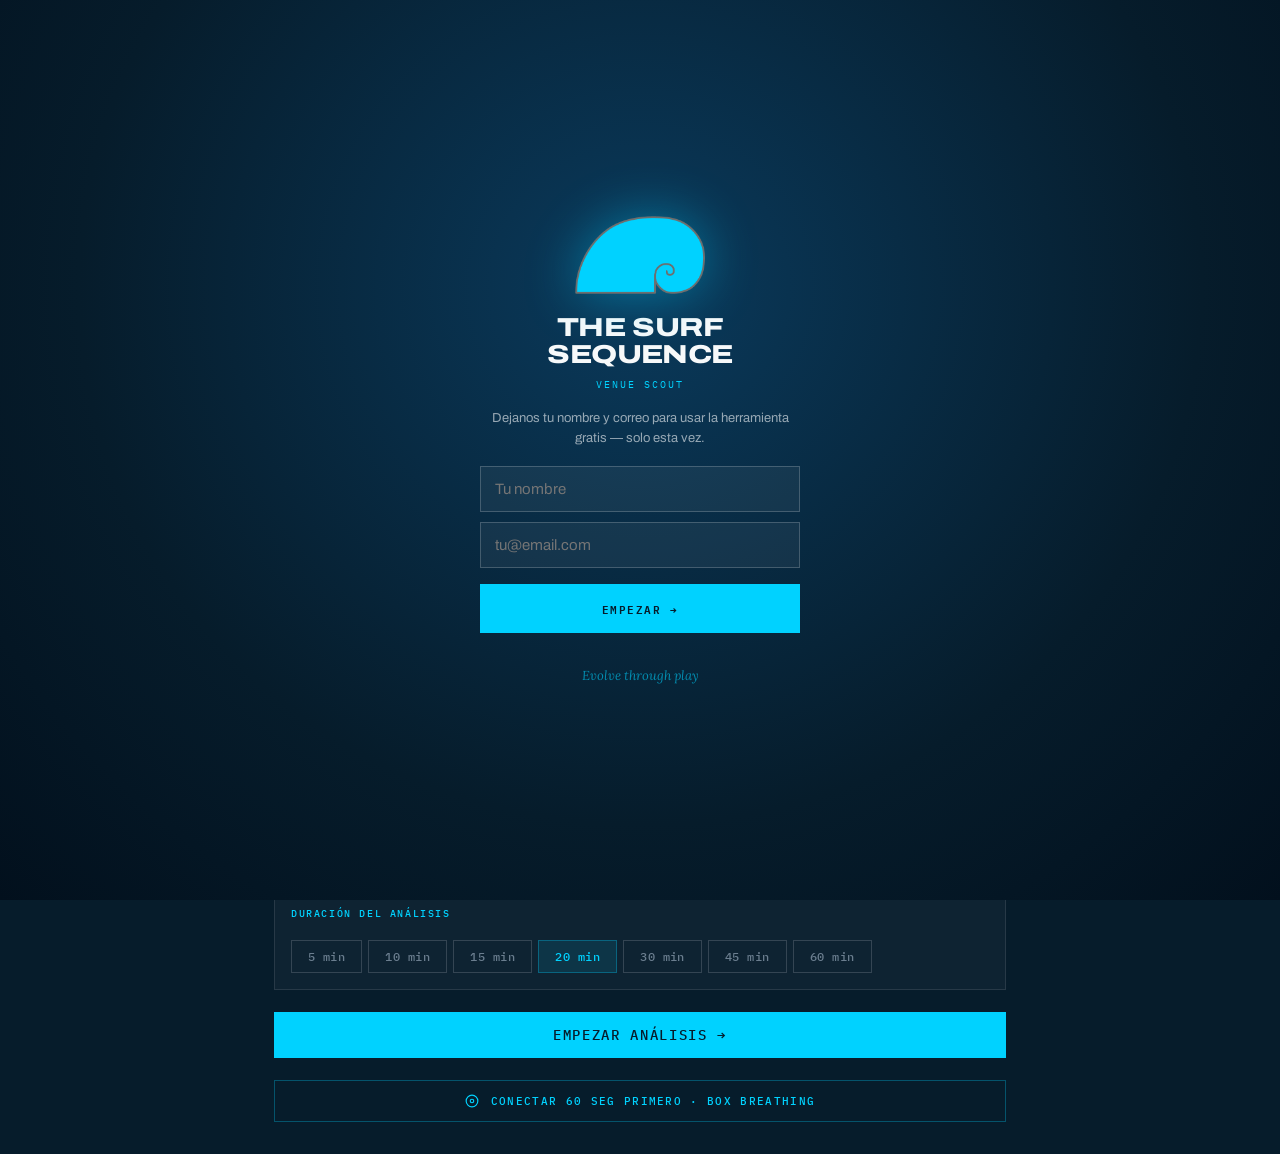
<file: venue-scout/index.html>
<!DOCTYPE html>
<html lang="es">
<head>
<meta charset="UTF-8">
<meta name="viewport" content="width=device-width, initial-scale=1, viewport-fit=cover, maximum-scale=1, user-scalable=no">
<meta name="apple-mobile-web-app-capable" content="yes">
<meta name="apple-mobile-web-app-status-bar-style" content="black-translucent">
<meta name="theme-color" content="#061C2B">
<title>Venue Scout · The Surf Sequence®</title>
<link rel="icon" href="tss-logo-wave.png?v=2" type="image/png">
<link rel="apple-touch-icon" href="tss-logo-wave.png?v=2">
<link rel="preconnect" href="https://fonts.googleapis.com">
<link rel="preconnect" href="https://fonts.gstatic.com" crossorigin>
<link href="https://fonts.googleapis.com/css2?family=Archivo:wdth,wght@75..125,400..900&family=IBM+Plex+Mono:wght@400;500;700&family=Lora:ital@1&display=swap" rel="stylesheet">
<style>
:root{
  --bg:#061C2B; --bg2:#0A2438; --bg3:#123049;
  --border:rgba(247,249,250,.10); --border2:rgba(247,249,250,.16);
  --text:#E8F0F5; --text-soft:#B8CCDF; --grey:#6B7E8F;
  --cyan:#00D2FF; --purple:#7B4FBE; --amber:#FFD166; --foam:#06D6A0; --coral:#FF6B6B;
  --gold:#FF8C42; --silver:#8A99A3; --bronze:#7D4E27;
  --gold-text:#FCD34D; --silver-text:#D1D5DB; --bronze-text:#FFD166;
}
*{box-sizing:border-box; -webkit-tap-highlight-color:transparent;}
html,body{margin:0; padding:0; background:var(--bg); color:var(--text); font-family:'Archivo',system-ui,sans-serif; min-height:100vh; min-height:100dvh; overscroll-behavior:none; -webkit-font-smoothing:antialiased;}
h1,h2,h3{font-family:'Archivo',sans-serif; font-stretch:125%; text-transform:uppercase; letter-spacing:-0.02em; margin:0; font-weight:800;}
.serif{font-family:'Archivo',sans-serif; font-stretch:110%; font-weight:600; letter-spacing:.01em;}
button{font-family:inherit; cursor:pointer; border:none; background:none; color:inherit;}
input,textarea,select{font-family:inherit;}
.mono{font-family:'IBM Plex Mono',monospace;}

/* ---------- Layout ---------- */
.app{max-width:100%; min-height:100vh; min-height:100dvh; display:flex; flex-direction:column;}
.topbar{display:flex; justify-content:space-between; align-items:center; padding:16px 20px; border-bottom:1px solid var(--border); position:sticky; top:0; background:rgba(6,28,43,.94); backdrop-filter:blur(14px); -webkit-backdrop-filter:blur(14px); z-index:10;}
.brand-block{display:flex; align-items:center; gap:14px;}
.brand-logo{height:48px; width:auto; opacity:1;}
.brand-divider{width:1px; height:32px; background:var(--border2);}
.brand-tool{font-family:'Archivo',sans-serif; font-stretch:125%; font-weight:700; font-size:13px; color:var(--text-soft); letter-spacing:.6px; text-transform:uppercase;}
.brand-tool strong{color:var(--cyan); font-weight:700;}
.brand-ctx{font-family:'Archivo',sans-serif; font-size:12px; color:var(--text-soft); display:none;}
.brand-ctx strong{color:var(--text); font-weight:600;}
@media(min-width:600px){ .brand-ctx{display:inline;} }
.menu-btn{padding:7px; border:1px solid var(--border2); border-radius:0; color:var(--text-soft); display:inline-flex; align-items:center; justify-content:center; transition:all .15s;}
.menu-btn:hover{border-color:var(--cyan); color:var(--cyan);}
.menu-btn svg{width:16px; height:16px;}
.screen{padding:16px; flex:1; display:flex; flex-direction:column; gap:14px;}

/* ---------- Inputs ---------- */
.label{font-family:'IBM Plex Mono',monospace; font-size:10px; letter-spacing:.16em; text-transform:uppercase; color:var(--cyan); font-weight:500; margin-bottom:6px;}
.inp,.sel,.ta{width:100%; background:rgba(255,255,255,.04); border:1px solid var(--border2); border-radius:0; padding:11px 14px; color:var(--text); font-size:14px;}
.inp:focus,.sel:focus,.ta:focus{outline:none; border-color:var(--cyan); background:rgba(0,210,255,.04);}
.ta{resize:vertical; min-height:64px; font-family:inherit;}

/* ---------- Chips ---------- */
.chips{display:flex; gap:6px; flex-wrap:wrap;}
.chip{font-family:'IBM Plex Mono',monospace; font-size:12px; letter-spacing:.04em; padding:8px 16px; border-radius:0; background:rgba(0,210,255,.1); border:1.5px solid rgba(0,210,255,.3); color:var(--cyan); font-weight:500; cursor:pointer; user-select:none; transition:all .12s;}
.chip:active{transform:scale(.96);}
.chip.off{background:transparent; border:1px solid var(--border2); color:var(--grey);}
.chip.amber{background:rgba(255,140,66,.12); border-color:rgba(255,140,66,.4); color:var(--gold-text);}
.chip.purple{background:rgba(123,79,190,.12); border-color:rgba(123,79,190,.4); color:#C9B9E8;}

/* ---------- Buttons ---------- */
.btn{padding:13px 18px; border-radius:0; font-family:'IBM Plex Mono',monospace; font-size:11px; letter-spacing:.12em; text-transform:uppercase; font-weight:500; transition:all .15s; display:inline-flex; align-items:center; justify-content:center; gap:6px;}
.btn:active{transform:scale(.97);}
.btn-cyan{background:var(--cyan); color:var(--bg);}
.btn-ghost{background:transparent; border:1px solid var(--border2); color:var(--text-soft);}
.btn-coral{background:rgba(255,107,107,.12); border:1px solid rgba(255,107,107,.4); color:var(--coral);}
.btn-block{width:100%;}
.btn-lg{padding:14px 18px; font-size:14px;}

/* ---------- Categories ---------- */
.cat-row{display:grid; grid-template-columns:1fr 1fr 1fr; gap:8px;}
.cat{padding:14px 6px; border-radius:0; text-align:center; cursor:pointer; user-select:none; transition:all .15s; border:2.5px solid transparent;}
.cat:active{transform:scale(.97);}
.cat.on{transform:scale(1.03); box-shadow:0 0 0 3px rgba(255,255,255,.18);}
.cat-mejor{background:rgba(255,140,66,.18); border-color:var(--gold);}
.cat-media{background:rgba(156,163,175,.16); border-color:var(--silver);}
.cat-otra{background:rgba(180,83,9,.18); border-color:var(--bronze);}
.cat-lbl{font-size:11px; font-weight:700; letter-spacing:.8px;}
.cat-num{font-size:22px; font-weight:700; font-family:'IBM Plex Mono',monospace; margin-top:4px; line-height:1;}
.cat-mejor .cat-lbl,.cat-mejor .cat-num{color:var(--gold-text);}
.cat-media .cat-lbl,.cat-media .cat-num{color:var(--silver-text);}
.cat-otra .cat-lbl,.cat-otra .cat-num{color:var(--bronze-text);}

/* ---------- Toolbar ---------- */
.toolbar{display:flex; gap:6px; overflow-x:auto; -webkit-overflow-scrolling:touch; padding-bottom:4px;} .toolbar>*{flex:0 0 auto; min-width:62px;}
.tool{padding:9px 4px; border-radius:0; text-align:center; font-size:10px; font-weight:700; border:1px solid var(--border2); color:var(--text-soft); cursor:pointer; user-select:none; letter-spacing:.4px; transition:all .12s; line-height:1.1;}
.tool:active{transform:scale(.96);}
.tool svg{display:block; margin:0 auto 3px; width:16px; height:16px;}
.tool.on{background:rgba(255,255,255,.08); border-color:currentColor;}
.tool.out{color:var(--purple);}
.tool.in{color:var(--gold);}
.tool.ori{color:var(--cyan);}
.tool.del{color:var(--coral);}
.tool.misma{color:var(--cyan); border-color:rgba(0,210,255,.4); background:rgba(0,210,255,.08);}

/* ---------- Timer ---------- */
.timer-bar{display:flex; justify-content:space-between; align-items:center; gap:12px;}
.timer-big{font-size:40px; font-weight:800; color:var(--text); font-family:'Archivo',sans-serif; font-stretch:125%; line-height:1;}
.timer-sub{font-size:11px; color:var(--grey); margin-top:3px;}
.timer-stop{font-size:13px; color:var(--coral); font-weight:600; padding:8px 14px; border:1px solid rgba(255,107,107,.4); border-radius:0;}
.timer-warn{color:var(--gold-text) !important;}

/* ---------- Map ---------- */
.map-wrap{position:relative; background:#021126; border-radius:0; overflow:hidden; touch-action:pan-y;}
.map-wrap svg{display:block; width:100%; height:auto; touch-action:pan-y; max-height:52vh;}
.map-wrap.drawing-mode, .map-wrap.drawing-mode svg{touch-action:none;}
.map-meta{display:flex; justify-content:space-between; align-items:center; font-size:11px; color:var(--grey); padding:4px 2px; font-family:'IBM Plex Mono',monospace;}
@media (min-width:1024px){
  .map-wrap svg{max-height:none;}
}

/* ---------- Section ---------- */
.section{background:rgba(247,249,250,.03); border:1px solid var(--border); border-radius:0; padding:16px;}
.section-h{display:flex; justify-content:space-between; align-items:center; margin-bottom:10px;}
.section-t{font-family:'IBM Plex Mono',monospace; text-transform:uppercase; letter-spacing:.16em; font-weight:500; font-size:10px; color:var(--cyan); margin-bottom:10px;}

/* ---------- Recent waves list ---------- */
.recent{max-height:120px; overflow-y:auto; display:flex; flex-direction:column; gap:4px;}
.recent-item{display:flex; justify-content:space-between; align-items:center; padding:6px 10px; background:rgba(255,255,255,.04); border-radius:0; font-size:12px;}
.recent-coord{font-family:'IBM Plex Mono',monospace; font-weight:700;}
.recent-time{color:var(--grey); font-size:11px;}

/* ---------- Modal ---------- */
.modal-overlay{position:fixed; inset:0; background:rgba(0,0,0,.78); display:flex; align-items:center; justify-content:center; z-index:200; backdrop-filter:blur(8px); padding:20px;}
.modal{background:var(--bg2); border:1px solid rgba(0,210,255,.2); border-radius:0; padding:20px 20px 22px; max-width:440px; width:100%; max-height:90vh; overflow-y:auto;}
.modal-h{display:flex; justify-content:space-between; align-items:flex-start; gap:10px; margin-bottom:14px;}
.modal-t{font-family:'Archivo',sans-serif; font-stretch:125%; text-transform:uppercase; font-size:17px; font-weight:800;}
.modal-x{font-size:22px; color:var(--grey); padding:0 6px;}

/* ---------- Report ---------- */
.report-block{background:rgba(255,255,255,.025); border:1px solid var(--border); border-left:4px solid var(--gold); border-radius:0; padding:0; margin-bottom:10px; overflow:hidden;}
.report-block.silver{border-left-color:var(--silver);}
.report-block.bronze{border-left-color:var(--bronze);}
.report-cat-banner{display:flex; justify-content:space-between; align-items:center; padding:8px 14px; background:rgba(255,140,66,.08); border-bottom:1px solid var(--border);}
.report-block.silver .report-cat-banner{background:rgba(156,163,175,.06);}
.report-block.bronze .report-cat-banner{background:rgba(180,83,9,.06);}
.report-cat-lbl{font-size:11px; font-weight:700; letter-spacing:1px; color:var(--gold-text);}
.report-block.silver .report-cat-lbl{color:var(--silver-text);}
.report-block.bronze .report-cat-lbl{color:var(--bronze-text);}
.report-cat-meta{font-size:11px; color:var(--text-soft); font-family:'IBM Plex Mono',monospace;}
.report-hero{padding:18px 16px 14px; text-align:center;}
.report-hero-coord{font-family:'IBM Plex Mono',monospace; font-size:44px; font-weight:700; color:var(--gold-text); line-height:.95; letter-spacing:-.02em;}
.report-block.silver .report-hero-coord{color:var(--silver-text);}
.report-block.bronze .report-hero-coord{color:var(--bronze-text);}
.report-hero-arrow{color:var(--text-soft); font-size:22px; font-weight:300; margin:0 12px;}
.report-hero-time{font-family:'IBM Plex Mono',monospace; font-size:24px; font-weight:600; color:var(--text);}
.report-hero-row{display:flex; align-items:baseline; justify-content:center; flex-wrap:wrap;}
.report-hero-sub{font-size:13px; color:var(--text-soft); margin-top:6px; line-height:1.4;}
.report-hero-sub strong{color:var(--text); font-weight:500;}
.report-strip{display:flex; gap:8px; padding:10px 14px; border-top:1px solid var(--border); flex-wrap:wrap;}
.report-pill{font-size:11px; padding:4px 10px; border-radius:0; background:rgba(255,255,255,.04); border:1px solid var(--border); color:var(--text-soft);}
.report-pill strong{color:var(--text); font-weight:600;}
.report-pill.foam{background:rgba(6,214,160,.12); border-color:rgba(6,214,160,.3); color:var(--foam);}
.report-pill.amber{background:rgba(255,140,66,.12); border-color:rgba(255,140,66,.3); color:var(--gold-text);}
.report-pill.coral{background:rgba(255,107,107,.12); border-color:rgba(255,107,107,.3); color:var(--coral);}
.report-alt-section{padding:10px 14px 14px; border-top:1px solid var(--border);}
.report-alt-title{font-size:10px; font-weight:700; letter-spacing:1.2px; color:var(--cyan); margin-bottom:8px;}
.report-alt-row{display:flex; align-items:center; gap:10px; padding:8px 0; font-size:12px; color:var(--text-soft);}
.report-alt-row + .report-alt-row{border-top:1px dashed var(--border);}
.report-alt-num{display:inline-flex; align-items:center; justify-content:center; width:22px; height:22px; background:rgba(0,210,255,.15); color:var(--cyan); border-radius:50%; font-family:'IBM Plex Mono',monospace; font-size:11px; font-weight:700; flex-shrink:0;}
.report-alt-coord{font-family:'IBM Plex Mono',monospace; font-weight:700; color:var(--text); min-width:42px;}
.report-alt-refs{flex:1; min-width:0; color:var(--grey); font-size:11px;}
.report-alt-data{font-family:'IBM Plex Mono',monospace; font-size:11px; color:var(--text-soft);}
.plan-card{background:rgba(0,210,255,.08); border:1px solid rgba(0,210,255,.3); border-radius:0; padding:14px 16px; margin-top:14px;}
.plan-h{font-size:11px; font-weight:700; color:var(--cyan); letter-spacing:1px; margin-bottom:8px;}
.plan-line{font-size:13px; color:var(--text-soft); margin-top:5px; line-height:1.5;}
.plan-line strong{color:var(--text); font-weight:600;}
.plan-line.win strong{color:var(--foam);}

/* ---------- Score sliders ---------- */
.score-row{display:grid; grid-template-columns:30px 1fr 50px; align-items:center; gap:12px; margin-bottom:10px;}
.score-row input[type=range]{width:100%; -webkit-appearance:none; background:transparent;}
.score-row input[type=range]::-webkit-slider-runnable-track{height:8px; background:rgba(255,255,255,.08); border-radius:0;}
.score-row input[type=range]::-webkit-slider-thumb{-webkit-appearance:none; width:20px; height:20px; border-radius:50%; background:var(--cyan); margin-top:-6px; box-shadow:0 0 0 3px rgba(0,210,255,.18);}
.score-val{font-family:'IBM Plex Mono',monospace; font-weight:700; text-align:right; font-size:15px;}

/* ---------- Empty ---------- */
.empty{text-align:center; padding:40px 20px; color:var(--grey);}

/* ---------- Tablet landscape (≥1024px, landscape) ---------- */
@media (min-width:1024px){
  .app{flex-direction:column;}
  .topbar{padding:14px 24px;}
  .brand{font-size:14px;}
  .screen{padding:20px 24px 32px; max-width:1280px; width:100%; margin:0 auto;}
  .screen.observe{display:grid; grid-template-columns:minmax(440px, 1fr) minmax(520px, 1.05fr); gap:20px; align-items:start;}
  .screen.observe > .section:first-of-type{grid-column:1; grid-row:1;}
  .screen.observe > .map-wrap{grid-column:2; grid-row:1 / span 2; position:sticky; top:80px; max-height:calc(100vh - 100px); display:flex; align-items:center;}
  .screen.observe > .map-wrap svg{max-height:calc(100vh - 100px); width:100%; height:auto; max-width:none;}
  .screen.observe > .section:last-of-type{grid-column:1; grid-row:2;}
  .screen.setup, .screen.report{max-width:780px;}
  .cat{padding:18px 6px;}
  .cat-lbl{font-size:13px;}
  .cat-num{font-size:28px; margin-top:6px;}
  .tool{padding:11px 4px; font-size:11px;}
  .tool svg{width:18px; height:18px;}
  .timer-big{font-size:52px;}
  .timer-stop{font-size:14px; padding:10px 18px;}
}
@media (min-width:1280px){
  .screen.observe{grid-template-columns:minmax(480px, 1fr) minmax(620px, 1.15fr);}
}

/* Hide scrollbar */
.recent::-webkit-scrollbar{width:5px;}
.recent::-webkit-scrollbar-thumb{background:rgba(255,255,255,.1); border-radius:0;}

/* SVG cell highlight on tap */
.cell-hit{fill:rgba(0,210,255,.18); transition:opacity .2s; pointer-events:none;}

/* Toast */
.toast{position:fixed; bottom:24px; left:50%; transform:translateX(-50%); background:var(--bg3); border:1px solid var(--cyan); color:var(--text); padding:10px 18px; border-radius:0; font-size:13px; font-weight:600; z-index:500; box-shadow:0 6px 24px rgba(0,0,0,.4); animation:toastIn .3s ease-out;}
@keyframes toastIn{from{opacity:0; transform:translate(-50%,12px);} to{opacity:1; transform:translate(-50%,0);}}

/* Box breathing screen */
.breath-screen{position:fixed; inset:0; background:radial-gradient(ellipse at center, #0a3a5c 0%, #021126 70%, #000a18 100%); display:flex; flex-direction:column; align-items:center; justify-content:center; z-index:900; padding:24px;}
.breath-intro{font-family:'Archivo',sans-serif; font-stretch:125%; font-weight:800; text-transform:uppercase; letter-spacing:-0.01em; font-size:24px; color:var(--text); text-align:center; line-height:1.15; max-width:520px; margin-bottom:10px;}
.breath-tagline{font-family:'Lora',serif; font-style:italic; font-size:14px; color:rgba(0,210,255,.75); text-align:center; margin-bottom:26px;}
.breath-logo{height:40px; width:auto; margin-bottom:22px; opacity:.95;}
.breath-circle-wrap{position:relative; width:240px; height:240px; display:flex; align-items:center; justify-content:center;}
.breath-circle{position:absolute; width:120px; height:120px; border-radius:50%; background:rgba(0,210,255,.12); border:2px solid rgba(0,210,255,.55); transition:transform 4s cubic-bezier(.5,.0,.5,1), background 4s ease, border-color 4s ease;}
.breath-circle.in{transform:scale(1.9); background:rgba(0,210,255,.25); border-color:#00D2FF;}
.breath-circle.hold{transform:scale(1.9); background:rgba(0,210,255,.18); border-color:#00D2FF;}
.breath-circle.out{transform:scale(1); background:rgba(0,210,255,.12); border-color:rgba(0,210,255,.55);}
.breath-circle.holdout{transform:scale(1); background:rgba(0,210,255,.08); border-color:rgba(0,210,255,.4);}
.breath-phase{position:absolute; font-family:'IBM Plex Mono',monospace; font-weight:500; letter-spacing:.2em; text-transform:uppercase; font-size:20px; color:var(--text); pointer-events:none;}
.breath-meta{margin-top:32px; font-family:'IBM Plex Mono',monospace; font-size:12px; color:var(--text-soft); letter-spacing:1.5px;}
.breath-skip{margin-top:24px; font-size:12px; color:var(--text-soft); padding:8px 18px; border:1px solid var(--border2); border-radius:0; transition:all .15s;}
.breath-skip:hover{color:var(--text); border-color:var(--text-soft);}
</style>
</head>
<body>
<div id="brandSplash" style="position:fixed;inset:0;z-index:9999;background:radial-gradient(ellipse at 50% 32%, #0a3a5c 0%, #061C2B 62%, #02101d 100%);display:flex;flex-direction:column;align-items:center;justify-content:center;animation:splashOut .5s ease 1.9s forwards;pointer-events:none;">
  <img src="tss-wave.png?v=1" alt="" style="width:190px;height:auto;filter:drop-shadow(0 0 34px rgba(0,210,255,.4));">
  <div style="font-family:'Archivo',sans-serif;font-stretch:125%;font-weight:800;text-transform:uppercase;letter-spacing:-0.02em;font-size:34px;line-height:1.04;color:#F7F9FA;text-align:center;margin-top:26px;">The Surf<br>Sequence</div>
  <div style="font-family:'IBM Plex Mono',monospace;text-transform:uppercase;letter-spacing:.2em;font-size:11px;color:#00D2FF;margin-top:14px;">Venue Scout</div>
  <div style="font-family:'Lora',serif;font-style:italic;font-size:14px;color:rgba(0,210,255,.7);margin-top:24px;">Evolve through play</div>
</div>
<style>@keyframes splashOut{to{opacity:0;visibility:hidden;}}</style>
<div class="app" id="app"></div>

<script>
/* ════════════════════════════════════════════════════════════════════
   VENUE SCOUT · TSS — standalone v1
   Una herramienta de análisis de spots para coach/atleta de surf comp.
   Estado en localStorage. Sin red. Funciona offline en la beach.
   ════════════════════════════════════════════════════════════════════ */

const STORAGE_KEY = 'tss_venue_scout_v1';
const GRID_ROWS = 17;
const GRID_COLS = 15;
const ROW_LETTERS = ['A','B','C','D','E','F','G','H','J','K','L','M','N','O','P','Q','R'].slice(0, GRID_ROWS);

/* Catálogo de hazards. Cada uno tiene: id (persistente), label, svg (paths Lucide-style
   dentro de un viewBox 24×24), color, cat (agrupación en el modal). El svg se renderiza
   escalado dentro de un círculo del color en el mapa. */
const HAZARDS = [
  { id:'rip',      label:'Corriente',    cat:'Peligros físicos',   color:'#00D2FF', directional:true, svg:'<line x1="12" y1="21" x2="12" y2="6"/><polyline points="6 12 12 6 18 12"/><polyline points="6 18 12 12 18 18"/>' },
  { id:'rocks',    label:'Piedras',      cat:'Peligros físicos',   color:'#B8CCDF', svg:'<ellipse cx="7" cy="17" rx="4.5" ry="3.5"/><ellipse cx="15" cy="13" rx="6" ry="4.5"/><ellipse cx="20" cy="18" rx="3" ry="2.5"/>' },
  { id:'coral',    label:'Coral / fondo',cat:'Peligros físicos',   color:'#FF6B6B', svg:'<path d="M12 22V10"/><path d="M12 14c-2-2-4-2-5 0"/><path d="M12 14c2-2 4-2 5 0"/><path d="M12 18c-2-2-3.5-2-5 0"/><path d="M12 18c2-2 3.5-2 5 0"/><circle cx="12" cy="8" r="2"/>' },
  { id:'danger',   label:'Peligro',      cat:'Peligros físicos',   color:'#FF8C42', svg:'<path d="m21.73 18-8-14a2 2 0 0 0-3.48 0l-8 14A2 2 0 0 0 4 21h16a2 2 0 0 0 1.73-3Z"/><line x1="12" y1="9" x2="12" y2="13"/><line x1="12" y1="17" x2="12.01" y2="17"/>' },
  { id:'crowd',    label:'Crowd',        cat:'Otros humanos',      color:'#7B4FBE', svg:'<path d="M16 21v-2a4 4 0 0 0-4-4H6a4 4 0 0 0-4 4v2"/><circle cx="9" cy="7" r="4"/><path d="M22 21v-2a4 4 0 0 0-3-3.87"/><path d="M16 3.13a4 4 0 0 1 0 7.75"/>' },
  { id:'judges',   label:'Jueces',       cat:'Otros humanos',      color:'#00D2FF', svg:'<path d="m14 12-8.5 8.5a2.12 2.12 0 1 1-3-3L11 9"/><path d="M15 13 9 7l4-4 6 6h3a8 8 0 0 1-7 7z"/>' },
  { id:'buoy',     label:'Boya',         cat:'Otros humanos',      color:'#E8F0F5', svg:'<circle cx="12" cy="12" r="10"/><line x1="22" y1="12" x2="18" y2="12"/><line x1="6" y1="12" x2="2" y2="12"/><line x1="12" y1="6" x2="12" y2="2"/><line x1="12" y1="22" x2="12" y2="18"/>' },
  { id:'camera',   label:'Cámara',       cat:'Otros humanos',      color:'#6B7E8F', svg:'<path d="M23 19a2 2 0 0 1-2 2H3a2 2 0 0 1-2-2V8a2 2 0 0 1 2-2h4l2-3h6l2 3h4a2 2 0 0 1 2 2z"/><circle cx="12" cy="13" r="4"/>' },
  { id:'marine',   label:'Vida marina',  cat:'Naturaleza y agua',  color:'#06D6A0', svg:'<path d="M6.5 12c.94-3.46 4.94-6 8.5-6 3.56 0 6.06 2.54 7 6-.94 3.47-3.44 6-7 6s-7.56-2.53-8.5-6Z"/><path d="M18 12v.5"/><path d="M16 17.93a9.77 9.77 0 0 1 0-11.86"/><path d="M7 10.67C7 8 5.58 5.97 2.73 5.5c-1 1.5-1 5 .23 6.5-1.24 1.5-1.24 5-.23 6.5C5.58 18.03 7 16 7 13.33"/>' },
  { id:'freshwater',label:'Agua dulce',  cat:'Naturaleza y agua',  color:'#00D2FF', svg:'<path d="M12 22a7 7 0 0 0 7-7c0-2-1-3.9-3-5.5s-3.5-4-4-6.5c-.5 2.5-2 4.9-4 6.5C6 11.1 5 13 5 15a7 7 0 0 0 7 7z"/>' },
  { id:'wind',     label:'Viento',       cat:'Naturaleza y agua',  color:'#B8CCDF', svg:'<path d="M17.7 7.7a2.5 2.5 0 1 1 1.8 4.3H2"/><path d="M9.6 4.6A2 2 0 1 1 11 8H2"/><path d="M12.6 19.4A2 2 0 1 0 14 16H2"/>' },
  { id:'lifeguard',label:'Salvavidas',   cat:'Seguridad',          color:'#06D6A0', svg:'<circle cx="12" cy="12" r="10"/><path d="m4.93 4.93 4.24 4.24"/><path d="m14.83 9.17 4.24-4.24"/><path d="m14.83 14.83 4.24 4.24"/><path d="m9.17 14.83-4.24 4.24"/><circle cx="12" cy="12" r="4"/>' },
  { id:'safeentry',label:'Entrada segura',cat:'Seguridad',         color:'#06D6A0', svg:'<path d="M20 13c0 5-3.5 7.5-7.66 8.95a1 1 0 0 1-.67-.01C7.5 20.5 4 18 4 13V6a1 1 0 0 1 1-1c2 0 4.5-1.2 6.24-2.72a1.17 1.17 0 0 1 1.52 0C14.51 3.81 17 5 19 5a1 1 0 0 1 1 1z"/><path d="m9 12 2 2 4-4"/>' },
  { id:'meeting',  label:'Punto reunión',cat:'Seguridad',          color:'#FF8C42', svg:'<path d="M18 21a8 8 0 0 0-16 0"/><circle cx="10" cy="8" r="5"/><path d="M22 20c0-3.37-2-6.5-4-8a5 5 0 0 0-.45-8.3"/>' },
];
const HAZARD_MAP = Object.fromEntries(HAZARDS.map(h => [h.id, h]));

/* Belts TSS · el belt del atleta lleva implícito nivel, capacidades y qué olas debería buscar.
   Reemplaza al bloque anterior de nivel/objetivo/intención/hazards del perfil (v1.7). */
const BELTS = [
  { id:'white',  label:'Blanca',   color:'#E8F0F5', txt:'#061C2B' },
  { id:'yellow', label:'Amarilla', color:'#F5C518', txt:'#061C2B' },
  { id:'blue',   label:'Azul',     color:'#1E6FBF', txt:'#FFFFFF' },
  { id:'purple', label:'Morada',   color:'#7B4FBE', txt:'#FFFFFF' },
  { id:'brown',  label:'Marrón',   color:'#7D4E27', txt:'#FFFFFF' },
  { id:'black',  label:'Negra',    color:'#111111', txt:'#FFFFFF' },
];
const BELT_MAP = Object.fromEntries(BELTS.map(b => [b.id, b]));

let state = {
  screen: 'setup',
  config: { spotName: '', date: todayStr(), conditions: { sizeFt:5, tideLevel:60, tideDir:'bajando', wind:'offshore suave', period:'14s' }, durationMin: 20, mode: 'comp', surferProfile: { name:'', belt:null } },
  map: { lines: { outside:null, inside:null, orilla:null }, refs: [], photoDataUrl:null, photoOpacity:0.7, freehand:[], entryPoint:null, exitPoint:null, hazards:[] },
  waves: [],   // { id, gridCol(1-12), gridRow(1-N), category('mejor'|'media'|'otra'), ts(ms desde inicio), absTime }
  timer: { startedAt:null, durationMs:null, paused:false, finished:false },
  activeMode: 'mejor',  // mejor | media | otra | line-out | line-in | line-ori | ref | erase | draw
  activeDirection: null,  // 'L' | 'R' | null — sticky modifier; cada wave hereda este valor
  activePrediction: null, // {col, row} — predicción pendiente esperando próxima MEJOR
  predictionStats: { tried:0, hit:0, near:0 },
  pendingLineStart: null,
  pendingRipStart: null,   // {x,y} · primer tap para dibujar corriente direccional
  closing: { description:'', scores: { mejor:8.5, media:6.5, otra:5.0 }, heatObjective:14.5, heatDurationMin:25 },
  rapidMode: true  // true (default) = tap primero, asignás score después · el score auto-clasifica
};

function todayStr(){ const d=new Date(); return d.getFullYear()+'-'+String(d.getMonth()+1).padStart(2,'0')+'-'+String(d.getDate()).padStart(2,'0'); }
function nowMs(){ return Date.now(); }
function fmtMMSS(ms){ if(ms<0) ms=0; const s=Math.floor(ms/1000); return String(Math.floor(s/60)).padStart(2,'0')+':'+String(s%60).padStart(2,'0'); }
function fmtHM(ms){ const s=Math.floor(ms/1000); const m=Math.floor(s/60); const sec=s%60; return m+':'+String(sec).padStart(2,'0'); }
function fmtClock(d){ d=new Date(d); return String(d.getHours()).padStart(2,'0')+':'+String(d.getMinutes()).padStart(2,'0')+':'+String(d.getSeconds()).padStart(2,'0'); }
function uid(){ return Math.random().toString(36).slice(2,10); }
function colToLetter(c){ /* placeholder, columnas siguen siendo numéricas */ return c; }
function rowToLetter(r){ return ROW_LETTERS[r-1] || '?'; }
function pointToCell(pt){
  if(!pt) return null;
  const cellW = MAP_W / GRID_COLS;
  const cellH = MAP_H / GRID_ROWS;
  const col = Math.max(1, Math.min(GRID_COLS, Math.floor(pt.x / cellW) + 1));
  const row = Math.max(1, Math.min(GRID_ROWS, Math.floor(pt.y / cellH) + 1));
  return rowToLetter(row) + col;
}
function coordLbl(w){ return rowToLetter(w.gridRow)+w.gridCol; }

function save(){ try{ localStorage.setItem(STORAGE_KEY, JSON.stringify(state)); }catch(e){ console.warn(e); } }
function load(){
  try{
    const s = localStorage.getItem(STORAGE_KEY);
    if(!s) return;
    const parsed = JSON.parse(s);
    if(!parsed || !parsed.screen) return;
    // Migración v1 → v1.1: condiciones de string a slider numérico
    const c = parsed.config && parsed.config.conditions;
    if(c){
      if(c.size !== undefined && c.sizeFt === undefined){
        const m = String(c.size).match(/([\d.]+)/);
        const meters = m ? parseFloat(m[1]) : 1.5;
        c.sizeFt = Math.max(1, Math.min(12, Math.round(meters * 3.28)));
        delete c.size;
      }
      if(c.tide !== undefined && c.tideLevel === undefined){
        const tideMap = { 'baja':10, 'media':50, 'alta':90 };
        c.tideLevel = tideMap[c.tide] !== undefined ? tideMap[c.tide] : 50;
        c.tideDir = c.tide === 'subiendo' ? 'subiendo' : c.tide === 'bajando' ? 'bajando' : 'parada';
        delete c.tide;
      }
      if(c.sizeFt === undefined) c.sizeFt = 5;
      if(c.tideLevel === undefined) c.tideLevel = 60;
      if(c.tideDir === undefined) c.tideDir = 'bajando';
    }
    // Migración v1.4 → v1.5: agregar map.hazards si no existe
    if(parsed.map && !Array.isArray(parsed.map.hazards)) parsed.map.hazards = [];
    // Migración v1.5 → v1.6: modo de análisis + perfil del surfista
    if(parsed.config){
      if(!parsed.config.mode) parsed.config.mode = 'comp';
      if(!parsed.config.surferProfile) parsed.config.surferProfile = { name:'', belt:null };
      const sp = parsed.config.surferProfile;
      // Migración v1.7 → v1.8: colapsar el perfil a solo name+belt. Los campos
      // level/focus/intention/goal/conditionsMatch/hazards se descartan (el belt
      // ya lleva implícito el nivel según método TSS). Los hazards del reporte
      // vienen de state.map.hazards, no del setup.
      if(sp.belt === undefined) sp.belt = null;
      ['level','focus','intention','goal','conditionsMatch','hazards','concerns'].forEach(k => { if(k in sp) delete sp[k]; });
    }
    state = parsed;
  } catch(e){ console.warn('load() failed', e); }
}
function reset(){ if(!confirm('¿Borrar el análisis actual y empezar de cero?')) return; localStorage.removeItem(STORAGE_KEY); location.reload(); }

function openAppMenu(){
  let m = document.querySelector('.modal-overlay'); if(m) m.remove();
  m = document.createElement('div'); m.className='modal-overlay';
  m.innerHTML = `<div class="modal" style="max-width:340px;">
    <div class="modal-h">
      <div>
        <div class="modal-t">Opciones</div>
        <div style="font-size:11px;color:var(--grey);margin-top:2px;font-family:'IBM Plex Mono',monospace;">v1.4</div>
      </div>
      <button class="modal-x" onclick="this.closest('.modal-overlay').remove()">×</button>
    </div>
    <div style="display:flex;flex-direction:column;gap:6px;">
      ${state.screen!=='setup' ? `<button class="btn btn-ghost btn-block" style="justify-content:flex-start;padding:14px 16px;" onclick="this.closest('.modal-overlay').remove();state.screen='setup';save();render();"><svg width="16" height="16" viewBox="0 0 24 24" fill="none" stroke="currentColor" stroke-width="2" style="margin-right:10px;"><polyline points="15 18 9 12 15 6"/></svg>Volver al setup</button>`:''}
      <button class="btn btn-ghost btn-block" style="justify-content:space-between;padding:14px 16px;" onclick="toggleRapidMode(this)">
        <span style="display:inline-flex;align-items:center;"><svg width="16" height="16" viewBox="0 0 24 24" fill="none" stroke="currentColor" stroke-width="2" stroke-linecap="round" stroke-linejoin="round" style="margin-right:10px;"><polygon points="13 2 3 14 12 14 11 22 21 10 12 10 13 2"/></svg>Score auto-clasifica · tap primero, score después</span>
        <span style="font-size:11px;padding:3px 10px;border-radius:0;background:${state.rapidMode?'rgba(6,214,160,.18)':'rgba(255,255,255,.06)'};color:${state.rapidMode?'var(--foam)':'var(--text-soft)'};font-weight:700;">${state.rapidMode?'ON':'OFF'}</span>
      </button>
      <button class="btn btn-ghost btn-block" style="justify-content:flex-start;padding:14px 16px;" onclick="this.closest('.modal-overlay').remove();window.print();"><svg width="16" height="16" viewBox="0 0 24 24" fill="none" stroke="currentColor" stroke-width="2" style="margin-right:10px;"><polyline points="6 9 6 2 18 2 18 9"/><path d="M6 18H4a2 2 0 0 1-2-2v-5a2 2 0 0 1 2-2h16a2 2 0 0 1 2 2v5a2 2 0 0 1-2 2h-2"/><rect x="6" y="14" width="12" height="8"/></svg>Imprimir / guardar PDF</button>
      <button class="btn btn-coral btn-block" style="justify-content:flex-start;padding:14px 16px;" onclick="this.closest('.modal-overlay').remove();reset();"><svg width="16" height="16" viewBox="0 0 24 24" fill="none" stroke="currentColor" stroke-width="2" style="margin-right:10px;"><polyline points="3 6 5 6 21 6"/><path d="M19 6v14a2 2 0 0 1-2 2H7a2 2 0 0 1-2-2V6"/></svg>Nuevo análisis (borra el actual)</button>
    </div>
    <div style="margin-top:14px;padding-top:14px;border-top:1px solid var(--border);font-size:10px;color:var(--grey);text-align:center;letter-spacing:.5px;line-height:1.6;">
      The Surf Sequence®<br>
      <span style="font-family:'IBM Plex Mono',monospace;font-size:9px;">venue scout · standalone</span>
    </div>
  </div>`;
  m.onclick = e => { if(e.target===m) m.remove(); };
  document.body.appendChild(m);
}

function toast(msg, ms=1800){ const t=document.createElement('div'); t.className='toast'; t.textContent=msg; document.body.appendChild(t); setTimeout(()=>t.remove(), ms); }

/* ════════════════════════════════════════════════════════════════════
   RENDER ROUTER
   ════════════════════════════════════════════════════════════════════ */
function render(){
  const app = document.getElementById('app');
  const ctx = state.config.spotName
    ? `<span class="brand-ctx"><strong>${esc(state.config.spotName)}</strong>${state.screen!=='setup'?` · ${state.config.date}`:''}</span>`
    : '';
  const topbar = `<header class="topbar">
    <div class="brand-block">
      <img src="tss-wave.png?v=1" alt="The Surf Sequence" style="height:40px;width:auto;">
      <div>
        <div style="font-family:'Archivo',sans-serif;font-stretch:125%;font-weight:800;text-transform:uppercase;letter-spacing:-0.02em;font-size:16px;line-height:1;color:var(--text);">The Surf Sequence</div>
        <div style="font-family:'IBM Plex Mono',monospace;text-transform:uppercase;letter-spacing:.18em;font-size:9px;color:var(--cyan);margin-top:4px;">Venue Scout · análisis táctico</div>
      </div>
    </div>
    <div style="display:flex;gap:10px;align-items:center;">
      ${ctx}
      <button class="menu-btn" onclick="openAppMenu()" aria-label="Menu" title="Opciones">
        <svg viewBox="0 0 24 24" fill="none" stroke="currentColor" stroke-width="2" stroke-linecap="round" stroke-linejoin="round"><line x1="3" y1="6" x2="21" y2="6"/><line x1="3" y1="12" x2="21" y2="12"/><line x1="3" y1="18" x2="21" y2="18"/></svg>
      </button>
    </div>
  </header>`;
  let body = '';
  if(state.screen === 'setup') body = renderSetup();
  else if(state.screen === 'observe') body = renderObserve();
  else if(state.screen === 'report') body = renderReport();
  app.innerHTML = topbar + body;
  if(state.screen === 'observe') attachMapHandlers();
}

/* ════════════════════════════════════════════════════════════════════
   1. SETUP
   ════════════════════════════════════════════════════════════════════ */
const WIND_OPTS = ['offshore fuerte','offshore suave','sin viento','onshore suave','onshore fuerte','crosshore'];
const PERIOD_OPTS = ['<8s','8-10s','10-12s','12-14s','14s','15-17s','17s+'];
const DUR_OPTS = [5,10,15,20,30,45,60];

function sizeLabel(ft){
  ft = Number(ft) || 0;
  let qual = '';
  if(ft<=1.5) qual = 'ankle';
  else if(ft<=2.5) qual = 'knee';
  else if(ft<=3.5) qual = 'waist';
  else if(ft<=5) qual = 'chest';
  else if(ft<=7) qual = 'overhead';
  else if(ft<=10) qual = 'double overhead';
  else qual = 'XXL';
  return `${ft} ft · ${qual}`;
}
function tideLabel(level, dir){
  level = Number(level)||0;
  let where = '';
  if(level<=12) where = 'baja';
  else if(level<=30) where = 'media-baja';
  else if(level<=45) where = 'media';
  else if(level<=60) where = 'media';
  else if(level<=80) where = 'media-alta';
  else if(level<=92) where = 'casi alta';
  else where = 'alta';
  return dir==='parada' ? `${where} (parada)` : `${where} ${dir}`;
}

function renderSetup(){
  const c = state.config;
  const mode = c.mode || 'comp';
  const sp = c.surferProfile || { name:'', level:'intermedio', goal:'sesión relajada', concerns:[] };
  return `<main class="screen setup">
    <section class="section">
      <div class="section-h"><div class="section-t">Tipo de análisis</div></div>
      <div style="display:grid;grid-template-columns:1fr 1fr;gap:8px;">
        <button onclick="setAnalysisMode('comp')" style="padding:14px 10px;border-radius:0;border:2px solid ${mode==='comp'?'var(--cyan)':'var(--border)'};background:${mode==='comp'?'rgba(0,210,255,.08)':'rgba(255,255,255,.02)'};color:var(--text);text-align:left;cursor:pointer;">
          <div style="display:flex;align-items:center;gap:6px;margin-bottom:4px;">
            <svg width="18" height="18" viewBox="0 0 24 24" fill="none" stroke="${mode==='comp'?'#00D2FF':'#B8CCDF'}" stroke-width="2" stroke-linecap="round" stroke-linejoin="round"><path d="M6 9H4.5a2.5 2.5 0 0 1 0-5H6"/><path d="M18 9h1.5a2.5 2.5 0 0 0 0-5H18"/><path d="M4 22h16"/><path d="M18 2H6v7a6 6 0 0 0 12 0V2Z"/></svg>
            <div style="font-weight:700;font-size:13px;color:${mode==='comp'?'var(--cyan)':'var(--text)'};">COMPETENCIA</div>
          </div>
          <div style="font-size:11px;color:var(--text-soft);line-height:1.35;">Scoring 1-10 · clasificación automática según tus olas del día · plan táctico del heat · replay</div>
        </button>
        <button onclick="setAnalysisMode('free')" style="padding:14px 10px;border-radius:0;border:2px solid ${mode==='free'?'var(--foam)':'var(--border)'};background:${mode==='free'?'rgba(6,214,160,.08)':'rgba(255,255,255,.02)'};color:var(--text);text-align:left;cursor:pointer;">
          <div style="display:flex;align-items:center;gap:6px;margin-bottom:4px;">
            <svg width="18" height="18" viewBox="0 0 24 24" fill="none" stroke="${mode==='free'?'#06D6A0':'#B8CCDF'}" stroke-width="2" stroke-linecap="round" stroke-linejoin="round"><path d="M2 6c.6.5 1.2 1 2.5 1C7 7 7 5 9.5 5c2.6 0 2.4 2 5 2 2.5 0 2.5-2 5-2 1.3 0 1.9.5 2.5 1"/><path d="M2 12c.6.5 1.2 1 2.5 1 2.5 0 2.5-2 5-2 2.6 0 2.4 2 5 2 2.5 0 2.5-2 5-2 1.3 0 1.9.5 2.5 1"/><path d="M2 18c.6.5 1.2 1 2.5 1 2.5 0 2.5-2 5-2 2.6 0 2.4 2 5 2 2.5 0 2.5-2 5-2 1.3 0 1.9.5 2.5 1"/></svg>
            <div style="font-weight:700;font-size:13px;color:${mode==='free'?'var(--foam)':'var(--text)'};">SESIÓN LIBRE</div>
          </div>
          <div style="font-size:11px;color:var(--text-soft);line-height:1.35;">Sin puntajes · buscamos zona segura o zona deseada para el surfista</div>
        </button>
      </div>
    </section>

    ${mode==='free' ? `
    <section class="section">
      <div class="section-h">
        <div class="section-t">¿Para quién? <span style="font-size:11px;color:var(--grey);font-weight:500;">(opcional)</span></div>
      </div>
      <input type="text" class="inp" value="${esc(sp.name||'')}" placeholder="Nombre del atleta (opcional)" oninput="state.config.surferProfile.name=this.value;save();" autocomplete="off">
      <div style="margin-top:12px;">
        <div class="label">Cinta</div>
        <div class="chips">
          ${BELTS.map(b=>`<span class="chip ${sp.belt===b.id?'':'off'}" onclick="setBelt('${b.id}')" style="${sp.belt===b.id?`background:${b.color};color:${b.txt};border-color:${b.color};`:''}">${b.label}</span>`).join('')}
          <span class="chip ${!sp.belt?'':'off'}" onclick="setBelt(null)">Sin especificar</span>
        </div>
        <div style="font-size:10px;color:var(--grey);margin-top:6px;line-height:1.4;">El belt lleva implícito el nivel y qué olas debería buscar el atleta · los hazards se marcan directo en el mapa.</div>
      </div>
    </section>
    ` : ''}

    <section class="section">
      <div class="section-h"><div class="section-t">Spot</div></div>
      <input type="text" class="inp" id="spotName" value="${esc(c.spotName)}" placeholder="ej. Punta Mango · El Sunzal · Las Flores" oninput="state.config.spotName=this.value;save();" autocomplete="off">
      <div style="display:grid;grid-template-columns:1fr 1fr;gap:10px;margin-top:10px;">
        <div>
          <div class="label">Fecha</div>
          <input type="date" class="inp" value="${c.date}" onchange="state.config.date=this.value;save();">
        </div>
        <div>
          <div class="label">Hora local</div>
          <div class="inp mono" style="text-align:center;font-weight:700;color:var(--text);" id="liveClock">--:--</div>
        </div>
      </div>
    </section>

    <section class="section">
      <div class="section-h"><div class="section-t">Condiciones</div></div>

      <div style="margin-bottom:16px;">
        <div style="display:flex;justify-content:space-between;align-items:center;margin-bottom:8px;">
          <div class="label" style="margin:0;">Tamaño</div>
          <div class="mono" style="font-size:13px;font-weight:700;color:var(--text);" id="sizeLabel">${sizeLabel(c.conditions.sizeFt)}</div>
        </div>
        <input type="range" min="1" max="12" step="0.5" value="${c.conditions.sizeFt}" oninput="state.config.conditions.sizeFt=parseFloat(this.value);document.getElementById('sizeLabel').textContent=sizeLabel(this.value);save();" style="width:100%;">
        <div style="display:flex;justify-content:space-between;font-size:10px;color:var(--grey);margin-top:2px;font-family:'IBM Plex Mono',monospace;"><span>1 ft</span><span>6 ft</span><span>12+ ft</span></div>
      </div>

      <div style="margin-bottom:16px;">
        <div style="display:flex;justify-content:space-between;align-items:center;margin-bottom:8px;">
          <div class="label" style="margin:0;">Marea</div>
          <div class="mono" style="font-size:13px;font-weight:700;color:var(--text);" id="tideLabel">${tideLabel(c.conditions.tideLevel, c.conditions.tideDir)}</div>
        </div>
        <input type="range" min="0" max="100" step="5" value="${c.conditions.tideLevel}" oninput="state.config.conditions.tideLevel=parseInt(this.value);document.getElementById('tideLabel').textContent=tideLabel(this.value, state.config.conditions.tideDir);save();" style="width:100%;">
        <div style="display:flex;justify-content:space-between;font-size:10px;color:var(--grey);margin-top:2px;font-family:'IBM Plex Mono',monospace;"><span>baja</span><span>media</span><span>alta</span></div>
        <div style="display:flex;gap:6px;margin-top:10px;">
          <span class="chip ${c.conditions.tideDir==='subiendo'?'':'off'}" onclick="state.config.conditions.tideDir='subiendo';save();render();">↑ subiendo</span>
          <span class="chip ${c.conditions.tideDir==='parada'?'':'off'}" onclick="state.config.conditions.tideDir='parada';save();render();">— parada</span>
          <span class="chip ${c.conditions.tideDir==='bajando'?'':'off'}" onclick="state.config.conditions.tideDir='bajando';save();render();">↓ bajando</span>
        </div>
      </div>

      ${renderChipGroup('wind', 'Viento', WIND_OPTS, c.conditions.wind)}
      ${renderChipGroup('period', 'Período swell', PERIOD_OPTS, c.conditions.period)}
    </section>

    <section class="section">
      <div class="section-h"><div class="section-t">Duración del análisis</div></div>
      <div class="chips">
        ${DUR_OPTS.map(m=>`<span class="chip ${c.durationMin===m?'':'off'}" onclick="state.config.durationMin=${m};save();render();">${m} min</span>`).join('')}
      </div>
    </section>

    <button class="btn btn-cyan btn-block btn-lg" onclick="goToObserve()" style="margin-top:8px;">
      Empezar análisis →
    </button>
    <button class="btn btn-ghost btn-block" onclick="startBreathingThenObserve()" style="margin-top:8px;border:1px solid rgba(0,210,255,.3);color:#00D2FF;">
      <svg width="14" height="14" viewBox="0 0 24 24" fill="none" stroke="currentColor" stroke-width="2" stroke-linecap="round" stroke-linejoin="round" style="vertical-align:-2px;margin-right:6px;"><circle cx="12" cy="12" r="10"/><circle cx="12" cy="12" r="3"/></svg>
      Conectar 60 seg primero · box breathing
    </button>
  </main>`;
}
function renderChipGroup(key, label, opts, current){
  return `<div style="margin-bottom:12px;">
    <div class="label">${label}</div>
    <div class="chips">
      ${opts.map(o=>`<span class="chip ${current===o?'':'off'}" onclick="state.config.conditions.${key}='${o}';save();render();">${o}</span>`).join('')}
    </div>
  </div>`;
}
function esc(s){ return String(s||'').replace(/&/g,'&amp;').replace(/</g,'&lt;').replace(/>/g,'&gt;').replace(/"/g,'&quot;'); }

function goToObserve(){
  if(!state.config.spotName.trim()){ toast('Poné un nombre al spot'); return; }
  if(!state.timer.startedAt){
    state.timer.startedAt = nowMs();
    state.timer.durationMs = state.config.durationMin * 60 * 1000;
  }
  state.screen = 'observe';
  save(); render();
  startTimerLoop();
}

/* ════════════════════════════════════════════════════════════════════
   BOX BREATHING · 4-4-4-4 × 4 ciclos · 64s total
   Antes de observar: calmar sistema nervioso, abrir visión periférica
   ════════════════════════════════════════════════════════════════════ */
function startBreathingThenObserve(){
  if(!state.config.spotName.trim()){ toast('Poné un nombre al spot'); return; }
  showBreathingScreen();
}
function showBreathingScreen(){
  let scr = document.getElementById('breathScreen'); if(scr) scr.remove();
  scr = document.createElement('div');
  scr.id = 'breathScreen';
  scr.className = 'breath-screen';
  scr.innerHTML = `
    <img src="tss-wave.png?v=1" alt="The Surf Sequence" class="breath-logo" style="height:64px;filter:drop-shadow(0 0 24px rgba(0,210,255,.35));"><div class="breath-intro">Es hora de conectar con el aquí y ahora · sentí el océano antes de leerlo</div><div class="breath-tagline">Evolve through play</div>
    <div class="breath-circle-wrap">
      <div class="breath-circle" id="breathCircle"></div>
      <div class="breath-phase" id="breathPhase">Listo</div>
    </div>
    <div class="breath-meta" id="breathMeta">Ciclo 1 de 4 · 4-4-4-4</div>
    <button class="breath-skip" onclick="endBreathing(false)">Saltar →</button>
  `;
  document.body.appendChild(scr);
  // Empezamos después de 500ms para que la pantalla aparezca antes de la primera inhalación
  setTimeout(()=> runBreathingCycle(1), 500);
}
let _breathTimers = [];
function runBreathingCycle(cycle){
  if(cycle > 4){ endBreathing(true); return; }
  const meta = document.getElementById('breathMeta');
  if(meta) meta.textContent = `Ciclo ${cycle} de 4 · 4-4-4-4`;
  const phases = [
    { lbl:'Inhalá', cls:'in',      ms:4000 },
    { lbl:'Mantené', cls:'hold',    ms:4000 },
    { lbl:'Exhalá', cls:'out',     ms:4000 },
    { lbl:'Mantené', cls:'holdout', ms:4000 },
  ];
  let elapsed = 0;
  phases.forEach((p, i) => {
    const t = setTimeout(()=>{
      const c = document.getElementById('breathCircle');
      const lbl = document.getElementById('breathPhase');
      if(c){ c.classList.remove('in','hold','out','holdout'); c.classList.add(p.cls); }
      if(lbl) lbl.textContent = p.lbl;
    }, elapsed);
    _breathTimers.push(t);
    elapsed += p.ms;
  });
  const nextT = setTimeout(()=> runBreathingCycle(cycle+1), elapsed);
  _breathTimers.push(nextT);
}
function endBreathing(completed){
  _breathTimers.forEach(t => clearTimeout(t));
  _breathTimers = [];
  const scr = document.getElementById('breathScreen'); if(scr) scr.remove();
  if(completed) toast('🌊 Listo · conectado');
  // Arranca observación
  if(!state.timer.startedAt){
    state.timer.startedAt = nowMs();
    state.timer.durationMs = state.config.durationMin * 60 * 1000;
  }
  state.screen = 'observe';
  save(); render();
  startTimerLoop();
}

/* Live clock on setup */
setInterval(()=>{
  const el=document.getElementById('liveClock');
  if(el){ const d=new Date(); el.textContent = String(d.getHours()).padStart(2,'0')+':'+String(d.getMinutes()).padStart(2,'0')+':'+String(d.getSeconds()).padStart(2,'0'); }
}, 1000);

/* ════════════════════════════════════════════════════════════════════
   2. OBSERVE (map + waves)
   ════════════════════════════════════════════════════════════════════ */
let _timerInterval = null;
function startTimerLoop(){
  if(_timerInterval) clearInterval(_timerInterval);
  _timerInterval = setInterval(()=>{
    if(state.screen !== 'observe') return;
    if(state.timer.finished || state.timer.paused) return;
    const el = document.getElementById('timerDisplay');
    if(!el) return;
    const remaining = state.timer.startedAt + state.timer.durationMs - nowMs();
    el.textContent = fmtMMSS(remaining);
    if(remaining < 60000) el.classList.add('timer-warn'); else el.classList.remove('timer-warn');
    const elapsed = nowMs() - state.timer.startedAt;
    const subEl = document.getElementById('timerSub');
    if(subEl) subEl.textContent = `restante · ${fmtMMSS(elapsed)} transc.`;
    if(remaining <= 0){
      state.timer.finished = true;
      save();
      toast('⏰ Análisis terminado');
      goToReport();
    }
  }, 250);
}

function renderObserve(){
  const counts = countByCategory();
  const isFree = (state.config.mode === 'free');
  return `<main class="screen observe">
    <section class="section" style="padding:12px 14px;">
      <div class="timer-bar">
        <div>
          <div class="timer-big" id="timerDisplay">${fmtMMSS(state.timer.startedAt+state.timer.durationMs-nowMs())}</div>
          <div class="timer-sub" id="timerSub">restante</div>
        </div>
        <button class="timer-stop" onclick="finishNow()">■ Finalizar</button>
      </div>

      ${isFree ? `
      <div style="margin-top:14px;">
        <div class="cat cat-mejor ${state.activeMode==='ola'?'on':''}" style="background:rgba(6,214,160,.14);border:2px solid ${state.activeMode==='ola'?'#06D6A0':'transparent'};padding:12px;border-radius:0;cursor:pointer;display:flex;justify-content:space-between;align-items:center;" onclick="setMode('ola')">
          <div>
            <div class="cat-lbl" style="color:#06D6A0;">OLA BUENA</div>
            <div style="font-size:10px;color:var(--grey);margin-top:2px;">Tap donde viste una ola aprovechable</div>
          </div>
          <div class="cat-num" style="color:#06D6A0;">${counts.ola||0}</div>
        </div>
      </div>
      ` : `
      <div style="margin-top:14px;">
        <div class="cat ${state.activeMode==='mejor'?'on':''}" style="background:rgba(0,210,255,.12);border:2px solid ${state.activeMode==='mejor'?'var(--cyan)':'transparent'};padding:12px;border-radius:0;cursor:pointer;display:flex;justify-content:space-between;align-items:center;" onclick="setMode('mejor')">
          <div>
            <div class="cat-lbl" style="color:var(--cyan);">OLA</div>
            <div style="font-size:10px;color:var(--grey);margin-top:2px;">Tap donde salió · le asignás score 1-10 después</div>
          </div>
          <div class="cat-num" style="color:var(--cyan);">${state.waves.length}</div>
        </div>
      </div>
      `}

      <div class="dir-row" style="display:grid;grid-template-columns:1fr 1fr 1fr;gap:6px;margin-top:8px;">
        <button class="dir-btn ${state.activeDirection==='R'?'on':''}" style="padding:9px 4px;border-radius:0;background:${state.activeDirection==='R'?'rgba(255,209,102,.22)':'rgba(255,255,255,.04)'};border:1.5px solid ${state.activeDirection==='R'?'#FFD166':'var(--border2)'};color:${state.activeDirection==='R'?'#FFD166':'var(--text-soft)'};font-weight:700;font-size:12px;letter-spacing:.4px;transition:all .12s;" onclick="toggleDirection('R')" title="La ola va hacia tu izquierda visual = ola DERECHA del surfista">← DER</button>
        <button class="dir-btn ${state.activeDirection===null?'on':''}" style="padding:9px 4px;border-radius:0;background:${state.activeDirection===null?'rgba(255,255,255,.08)':'rgba(255,255,255,.04)'};border:1.5px solid ${state.activeDirection===null?'var(--text-soft)':'var(--border2)'};color:${state.activeDirection===null?'var(--text)':'var(--text-soft)'};font-weight:700;font-size:11px;letter-spacing:.4px;" onclick="toggleDirection(null)">SIN DIR</button>
        <button class="dir-btn ${state.activeDirection==='L'?'on':''}" style="padding:9px 4px;border-radius:0;background:${state.activeDirection==='L'?'rgba(0,210,255,.22)':'rgba(255,255,255,.04)'};border:1.5px solid ${state.activeDirection==='L'?'#00D2FF':'var(--border2)'};color:${state.activeDirection==='L'?'#00D2FF':'var(--text-soft)'};font-weight:700;font-size:12px;letter-spacing:.4px;" onclick="toggleDirection('L')" title="La ola va hacia tu derecha visual = ola IZQUIERDA del surfista">IZQ →</button>
      </div>

      <div class="toolbar" style="margin-top:10px;">
        <div class="tool" onclick="triggerPhotoUpload()">
          <svg viewBox="0 0 24 24" fill="none" stroke="currentColor" stroke-width="2"><path d="M23 19a2 2 0 0 1-2 2H3a2 2 0 0 1-2-2V8a2 2 0 0 1 2-2h4l2-3h6l2 3h4a2 2 0 0 1 2 2z"/><circle cx="12" cy="13" r="4"/></svg>
          FOTO
        </div>
        <div class="tool ${state.activeMode==='draw'?'on':''}" onclick="setMode('draw')">
          <svg viewBox="0 0 24 24" fill="none" stroke="currentColor" stroke-width="2"><path d="M12 19l7-7 3 3-7 7-3-3z"/><path d="M18 13l-1.5-7.5L2 2l3.5 14.5L13 18l5-5z"/><path d="M2 2l7.586 7.586"/><circle cx="11" cy="11" r="2"/></svg>
          DIBUJ
        </div>
        <div class="tool out ${state.activeMode==='line-out'?'on':''}" onclick="setMode('line-out')">
          <svg viewBox="0 0 24 24" fill="none" stroke="currentColor" stroke-width="2.5"><line x1="3" y1="12" x2="21" y2="12" stroke-dasharray="3,2"/></svg>
          OUT
        </div>
        <div class="tool in ${state.activeMode==='line-in'?'on':''}" onclick="setMode('line-in')">
          <svg viewBox="0 0 24 24" fill="none" stroke="currentColor" stroke-width="2.5"><line x1="3" y1="12" x2="21" y2="12" stroke-dasharray="3,2"/></svg>
          IN
        </div>
        <div class="tool ori ${state.activeMode==='line-ori'?'on':''}" onclick="setMode('line-ori')">
          <svg viewBox="0 0 24 24" fill="none" stroke="currentColor" stroke-width="2.5"><line x1="3" y1="12" x2="21" y2="12" stroke-dasharray="3,2"/></svg>
          ORILLA
        </div>
        <div class="tool ${state.activeMode==='ref'?'on':''}" onclick="setMode('ref')">
          <svg viewBox="0 0 24 24" fill="none" stroke="currentColor" stroke-width="2"><path d="M20 10c0 7-8 12-8 12s-8-5-8-12a8 8 0 0 1 16 0z"/><circle cx="12" cy="10" r="3"/></svg>
          +REF
        </div>
        <div class="tool ${String(state.activeMode).startsWith('hazard')?'on':''}" style="color:#FF8C42;" onclick="openHazardModal()">
          <svg viewBox="0 0 24 24" fill="none" stroke="currentColor" stroke-width="2"><path d="m21.73 18-8-14a2 2 0 0 0-3.48 0l-8 14A2 2 0 0 0 4 21h16a2 2 0 0 0 1.73-3Z"/><line x1="12" y1="9" x2="12" y2="13"/><line x1="12" y1="17" x2="12.01" y2="17"/></svg>
          HAZARD
        </div>
        <div class="tool entry ${state.activeMode==='entry'?'on':''}" style="color:#06D6A0;" onclick="setMode('entry')">
          <svg viewBox="0 0 24 24" fill="none" stroke="currentColor" stroke-width="2" stroke-linecap="round" stroke-linejoin="round"><path d="m18 9-6-6-6 6"/><path d="M12 3v14"/><path d="M5 21h14"/></svg>
          ENTRA
        </div>
        <div class="tool exit ${state.activeMode==='exit'?'on':''}" style="color:#FF6B6B;" onclick="setMode('exit')">
          <svg viewBox="0 0 24 24" fill="none" stroke="currentColor" stroke-width="2" stroke-linecap="round" stroke-linejoin="round"><path d="M12 17V3"/><path d="m6 11 6 6 6-6"/><path d="M19 21H5"/></svg>
          SALE
        </div>
        <div class="tool misma" onclick="plantSameAsLast()">
          <svg viewBox="0 0 24 24" fill="none" stroke="currentColor" stroke-width="2"><polyline points="23 4 23 10 17 10"/><path d="M3.5 9a9 9 0 0 1 14.85-3.36L23 10M1 14l4.64 4.36A9 9 0 0 0 20.49 15"/></svg>
          +MISMA
        </div>
        <div class="tool del ${state.activeMode==='erase'?'on':''}" onclick="setMode('erase')">
          <svg viewBox="0 0 24 24" fill="none" stroke="currentColor" stroke-width="2"><polyline points="3 6 5 6 21 6"/><path d="M19 6v14a2 2 0 0 1-2 2H7a2 2 0 0 1-2-2V6m3 0V4a2 2 0 0 1 2-2h4a2 2 0 0 1 2 2v2"/></svg>
          BORRAR
        </div>
      </div>
      <input type="file" id="photoInput" accept="image/*" style="display:none;" onchange="handlePhotoUpload(this)">
      ${state.map.photoDataUrl ? `<div style="margin-top:8px;padding:8px 12px;background:rgba(255,255,255,.04);border-radius:0;font-size:11px;">
        <div style="display:flex;align-items:center;gap:8px;margin-bottom:6px;">
          <span class="mono" style="color:var(--grey);font-size:10px;">ZOOM</span>
          <input type="range" min="100" max="260" step="10" value="${Math.round((state.map.photoScale||1)*100)}" oninput="state.map.photoScale=parseInt(this.value)/100;save();render();" style="flex:1;">
          <span style="display:flex;gap:4px;">
            <button onclick="nudgePhoto(0,-1)" style="padding:2px 8px;border:1px solid var(--border2);border-radius:0;">▲</button>
            <button onclick="nudgePhoto(0,1)" style="padding:2px 8px;border:1px solid var(--border2);border-radius:0;">▼</button>
            <button onclick="nudgePhoto(-1,0)" style="padding:2px 8px;border:1px solid var(--border2);border-radius:0;">◀</button>
            <button onclick="nudgePhoto(1,0)" style="padding:2px 8px;border:1px solid var(--border2);border-radius:0;">▶</button>
          </span>
        </div>
        <div style="display:flex;align-items:center;gap:10px;">
        <span style="color:var(--grey);font-weight:600;">Foto:</span>
        <input type="range" min="20" max="100" step="5" value="${Math.round((state.map.photoOpacity||0.7)*100)}" oninput="state.map.photoOpacity=parseInt(this.value)/100;save();updatePhotoOpacity();" style="flex:1;">
        <span class="mono" id="photoPct" style="color:var(--text);font-weight:700;min-width:32px;text-align:right;">${Math.round((state.map.photoOpacity||0.7)*100)}%</span>
        <button onclick="if(confirm('¿Quitar la foto?')){state.map.photoDataUrl=null;save();render();}" style="color:var(--coral);font-weight:600;padding:0 4px;">×</button>
      </div>` : ''}
      ${(state.map.freehand && state.map.freehand.length) ? `<div style="margin-top:6px;text-align:right;"><button onclick="if(confirm('¿Borrar todos los trazos?')){state.map.freehand=[];save();render();}" style="font-size:11px;color:var(--coral);font-weight:600;">× Limpiar ${state.map.freehand.length} trazo${state.map.freehand.length===1?'':'s'}</button></div>` : ''}

      ${renderPredictionWidget()}
      <div style="font-size:10px;color:var(--grey);text-align:center;margin-top:6px;line-height:1.4;">
        ${modeHint(state.activeMode)}
      </div>
    </section>

    <section class="map-wrap${state.activeMode==='draw'?' drawing-mode':''}" id="mapWrap">
      ${renderMapSVG()}
    </section>

    ${(()=>{ const pend = pendingWaves(); if(!pend.length) return ''; return `<div style="margin-top:8px;padding:10px 12px;background:rgba(6,214,160,.06);border:1.5px dashed var(--foam);border-radius:0;display:flex;justify-content:space-between;align-items:center;gap:8px;flex-wrap:wrap;">
      <div style="font-size:11px;color:var(--text);"><strong>${pend.length}</strong> ola${pend.length===1?'':'s'} sin score <span style="color:var(--text-soft);">· tap cada pin gris para asignar score</span></div>
      <button class="btn btn-ghost" style="padding:5px 12px;font-size:11px;color:var(--foam);border-color:rgba(6,214,160,.4);" onclick="categorizePendingModal('${pend[pend.length-1].id}')">Score de la última</button>
    </div>`; })()}

    <section class="section">
      <div class="section-h">
        <div class="section-t">Últimas olas (${state.waves.length})</div>
        ${state.waves.length?`<button class="btn btn-ghost" style="padding:4px 10px;font-size:10px;" onclick="openAllWavesModal()">Ver todas</button>`:''}
      </div>
      <div class="recent">
        ${state.waves.slice(-7).reverse().map(w=>renderRecentItem(w)).join('') || '<div class="empty" style="padding:20px;font-size:12px;">Tap el mapa donde salió la ola.</div>'}
      </div>
      ${renderSetInsightChip()}
    </section>
  </main>`;
}
function modeHint(mode){
  switch(mode){
    case 'mejor': case 'media': case 'otra': return state.rapidMode
      ? `tap el mapa donde salió la ola · después le asignás score 1-10 y se clasifica sola`
      : `tap una celda del mapa para plantar pin ${mode.toUpperCase()} con timestamp`;
    case 'line-out': return state.pendingLineStart ? 'tap el segundo punto de la línea OUTSIDE' : 'tap el primer punto de la línea OUTSIDE';
    case 'line-in': return state.pendingLineStart ? 'tap el segundo punto de la línea INSIDE' : 'tap el primer punto de la línea INSIDE';
    case 'line-ori': return state.pendingLineStart ? 'tap el segundo punto de la línea ORILLA' : 'tap el primer punto de la línea ORILLA';
    case 'ref': return 'tap donde quieras plantar la referencia (palmera, casa, poste...)';
    case 'erase': return 'tap un pin para borrarlo';
    case 'draw': return 'dibujá con el dedo sobre la cuadrícula (esbozá orilla, banco, lineup...)';
    case 'predict': return '🎯 tap la celda donde predecís que sale la PRÓXIMA mejor';
    case 'entry': return 'tap el punto por donde el atleta ENTRA al agua (canal, orilla, etc.)';
    case 'exit': return 'tap el punto por donde el atleta SALE del agua después de la ola';
  }
  if(typeof mode === 'string' && mode.startsWith('hazard-')){
    const h = HAZARD_MAP[mode.slice(7)];
    if(!h) return '';
    if(h.directional){
      return state.pendingRipStart
        ? `tap el DESTINO de la ${h.label.toLowerCase()} (hacia dónde fluye)`
        : `tap el ORIGEN de la ${h.label.toLowerCase()} (dos taps: origen → destino)`;
    }
    return `tap el mapa donde va: ${h.label}`;
  }
  return '';
}

function renderPredictionWidget(){
  const ps = state.predictionStats || {tried:0, hit:0, near:0};
  const hasStats = ps.tried > 0;
  const accuracy = hasStats ? Math.round(((ps.hit + ps.near*0.5) / ps.tried) * 100) : 0;
  if(state.activePrediction){
    const p = state.activePrediction;
    return `<div style="margin-top:10px;padding:10px 12px;background:rgba(0,210,255,.1);border:1.5px dashed #00D2FF;border-radius:0;display:flex;justify-content:space-between;align-items:center;gap:8px;">
      <div style="font-size:11px;color:#00D2FF;font-weight:700;line-height:1.4;">🎯 Predijiste <strong style="font-family:'IBM Plex Mono',monospace;font-size:13px;">${rowToLetter(p.row)}${p.col}</strong> · esperando próxima MEJOR...</div>
      <button onclick="cancelPrediction()" style="font-size:11px;color:var(--text-soft);padding:4px 10px;border:1px solid var(--border2);border-radius:0;flex-shrink:0;">Cancelar</button>
    </div>`;
  }
  if(state.activeMode === 'predict'){
    return `<div style="margin-top:10px;padding:10px 12px;background:rgba(0,210,255,.08);border:1.5px solid #00D2FF;border-radius:0;text-align:center;">
      <div style="font-size:11px;color:#00D2FF;font-weight:700;">🎯 Tap la celda donde predecís la próxima MEJOR</div>
      <button onclick="setMode('mejor')" style="margin-top:6px;font-size:11px;color:var(--text-soft);padding:4px 12px;border:1px solid var(--border2);border-radius:0;">Cancelar</button>
    </div>`;
  }
  return `<div style="margin-top:10px;display:flex;justify-content:space-between;align-items:center;gap:8px;padding:8px 4px;">
    <button onclick="startPrediction()" style="font-size:12px;color:#00D2FF;padding:8px 14px;border:1.5px solid rgba(0,210,255,.4);border-radius:0;font-weight:700;display:inline-flex;align-items:center;gap:6px;">
      🎯 Predecir próxima MEJOR
    </button>
    ${hasStats ? `<div style="font-size:11px;color:var(--text-soft);font-family:'IBM Plex Mono',monospace;">
      ${ps.hit} aciertos · ${ps.near} cerca · ${ps.tried} intentos · <strong style="color:#00D2FF;">${accuracy}%</strong>
    </div>` : `<div style="font-size:11px;color:var(--grey);font-style:italic;">opt-in · entrenar lectura del mar</div>`}
  </div>`;
}

function startPrediction(){
  if(state.activePrediction){ toast('Ya tenés una predicción pendiente'); return; }
  state.activeMode = 'predict';
  save(); render();
}
function cancelPrediction(){
  state.activePrediction = null;
  state.activeMode = 'mejor';
  save(); render();
}
function recordPrediction(col, row){
  state.activePrediction = { col, row };
  state.activeMode = 'mejor';  // vuelve al modo MEJOR automáticamente
  save(); render();
  toast(`🎯 Predijiste ${rowToLetter(row)}${col} · plantá la próxima MEJOR donde realmente salga`);
}
function checkPredictionAgainst(col, row){
  if(!state.activePrediction) return;
  const p = state.activePrediction;
  const dist = Math.max(Math.abs(p.col - col), Math.abs(p.row - row));
  state.predictionStats = state.predictionStats || { tried:0, hit:0, near:0 };
  state.predictionStats.tried++;
  if(dist === 0){
    state.predictionStats.hit++;
    toast(`🎯 ¡ACERTASTE ${rowToLetter(row)}${col}! Estás leyendo el mar.`, 2800);
  } else if(dist <= 1){
    state.predictionStats.near++;
    toast(`Cerca · predijiste ${rowToLetter(p.row)}${p.col} · salió ${rowToLetter(row)}${col} (a 1 celda)`, 2800);
  } else {
    toast(`Lejos · predijiste ${rowToLetter(p.row)}${p.col} · salió ${rowToLetter(row)}${col}`, 2800);
  }
  state.activePrediction = null;
}
function renderRecentItem(w){
  const colorMap = { mejor:'var(--gold-text)', media:'var(--silver-text)', otra:'var(--bronze-text)' };
  const c = colorMap[w.category];
  const dirChip = w.direction === 'L'
    ? `<span style="font-size:10px;color:#00D2FF;font-weight:700;">IZQ→</span>`
    : w.direction === 'R'
    ? `<span style="font-size:10px;color:#FFD166;font-weight:700;">←DER</span>`
    : '';
  return `<div class="recent-item" onclick="openEditWaveModal('${w.id}')" style="cursor:pointer;">
    <span class="mono" style="color:var(--grey);font-size:10px;min-width:26px;">#${waveSeq(w)}</span>
    <span style="color:${c};font-weight:700;">● ${w.category==='pending'?'SIN SCORE':w.category.toUpperCase()}</span>
    <span class="recent-coord">${coordLbl(w)}</span>
    ${dirChip}
    ${w.score?`<span style="font-size:10px;background:rgba(255,255,255,.08);color:var(--text);padding:1px 6px;border-radius:0;font-weight:700;">${w.score}/10</span>`:''}
    <span class="recent-time mono">+${fmtMMSS(w.ts)}</span>
    <button onclick="event.stopPropagation();removeWave('${w.id}')" style="color:var(--coral);font-size:14px;padding:0 4px;line-height:1;" title="Borrar">×</button>
  </div>`;
}

function countByCategory(){
  const c = {mejor:0,media:0,otra:0,ola:0};
  state.waves.forEach(w=>{ if(c[w.category]!==undefined) c[w.category]++; });
  return c;
}

/* ════════════════════════════════════════════════════════════════════
   MAP RENDER (SVG)
   ════════════════════════════════════════════════════════════════════ */
const MAP_W = 600, MAP_H = 600;
// Top-2 zonas por potencial (proxy: promedio de scores × cantidad) → A y B
function waitSpots(){
  const zs = computeZonesV2();
  if(!zs.length) return [];
  const avg = a => a.reduce((x,y)=>x+y,0)/a.length;
  return zs.slice().sort((a,b)=> (avg(b.scores)*b.waves.length) - (avg(a.scores)*a.waves.length))
    .slice(0,2).map((z,i)=>({ col:z.col, row:z.row, label: i===0?'A':'B' }));
}
function renderMapSVG(opts){
  // 600x600 SVG (responsive via viewBox). Grid uniform.
  const cellW = MAP_W / GRID_COLS;
  const cellH = MAP_H / GRID_ROWS;

  // Background: foto si hay, o gradient Ocean Tropical
  const hasPhoto = !!state.map.photoDataUrl;
  let spotsLayer = '';
  if(opts && opts.waitSpots){
    const cw = MAP_W / GRID_COLS, ch = MAP_H / GRID_ROWS;
    waitSpots().forEach(sp => {
      const cx=(sp.col-0.5)*cw, cy=(sp.row-0.5)*ch;
      const col = sp.label==='A' ? '#FFD166' : '#B8CCDF';
      spotsLayer += `<g style="pointer-events:none;">
        <line x1="0" y1="${cy}" x2="${cx-20}" y2="${cy}" stroke="${col}" stroke-width="1.4" stroke-dasharray="6 4" opacity=".85"/>
        <line x1="${cx}" y1="${MAP_H}" x2="${cx}" y2="${cy+20}" stroke="${col}" stroke-width="1.4" stroke-dasharray="6 4" opacity=".85"/>
        <circle cx="${cx}" cy="${cy}" r="17" fill="rgba(4,20,31,.85)" stroke="${col}" stroke-width="2.5"/>
        <text x="${cx}" y="${cy+6}" text-anchor="middle" font-size="17" font-weight="800" fill="${col}" font-family="Archivo,sans-serif">${sp.label}</text>
        <text x="${cx}" y="${cy-24}" text-anchor="middle" font-size="10" fill="${col}" font-family="IBM Plex Mono,monospace" letter-spacing="2">ESPERÁ ${rowToLetter(sp.row)}${sp.col}</text>
      </g>`;
    });
  }
  const bg = `<defs>
    <linearGradient id="oc" x1="0" y1="0" x2="0" y2="1">
      <stop offset="0%" stop-color="#061C2B"/>
      <stop offset="80%" stop-color="#0A2438"/>
      <stop offset="88%" stop-color="#123049"/>
      <stop offset="100%" stop-color="#2a3a2e"/>
    </linearGradient>
  </defs>
  ${hasPhoto
    ? `<rect width="${MAP_W}" height="${MAP_H}" fill="#021126"/><image id="mapPhoto" href="${state.map.photoDataUrl}" x="0" y="0" width="${MAP_W}" height="${MAP_H}" preserveAspectRatio="xMidYMid slice" opacity="${state.map.photoOpacity||0.7}" ${photoTransform()}/>`
    : `<rect width="${MAP_W}" height="${MAP_H}" fill="url(#oc)"/>`}`;

  // Sin línea decorativa — fondo limpio
  const wave = '';

  // Trazos libres
  const freehandPaths = (state.map.freehand||[]).map((p,i)=>
    `<path class="freehand-path" data-fh="${i}" d="${p.d}" stroke="${p.color||'#ffffff'}" stroke-width="${p.width||2.8}" stroke-linecap="round" stroke-linejoin="round" fill="none" opacity="0.9" style="pointer-events:${state.activeMode==='erase'?'auto':'none'};cursor:${state.activeMode==='erase'?'pointer':'default'};"/>`
  ).join('') + '<path id="drawPreview" d="" stroke="#00D2FF" stroke-width="3" stroke-linecap="round" fill="none" opacity="0.85" style="pointer-events:none;"/>';

  // Líneas de grilla en fucsia
  let grid = '<g stroke="rgba(0,210,255,0.12)" stroke-width="0.7">';
  for(let r=1; r<GRID_ROWS; r++) grid += `<line x1="0" y1="${r*cellH}" x2="${MAP_W}" y2="${r*cellH}"/>`;
  for(let c=1; c<GRID_COLS; c++) grid += `<line x1="${c*cellW}" y1="0" x2="${c*cellW}" y2="${MAP_H}"/>`;
  grid += '</g>';

  // Labels en chips oscuros · letras cyan eléctrico · números amarillo eléctrico
  const chipBg = 'rgba(0,0,0,0.7)';
  let labels = '<g font-family="IBM Plex Mono,monospace" font-weight="700">';
  // Letras (eje vertical, A-Q)
  for(let r=1; r<=GRID_ROWS; r++){
    const y = (r-0.5)*cellH;
    labels += `<rect x="2" y="${y-9}" width="20" height="18" rx="4" fill="${chipBg}"/>`;
    labels += `<text x="12" y="${y+5}" text-anchor="middle" font-size="12" fill="#00D2FF">${rowToLetter(r)}</text>`;
  }
  // Números (eje horizontal, 1-15)
  for(let c=1; c<=GRID_COLS; c++){
    const x = (c-0.5)*cellW;
    const w = c >= 10 ? 24 : 20;
    labels += `<rect x="${x-w/2}" y="${MAP_H-22}" width="${w}" height="18" rx="4" fill="${chipBg}"/>`;
    labels += `<text x="${x}" y="${MAP_H-8}" text-anchor="middle" font-size="12" fill="#FFD166">${c}</text>`;
  }
  labels += '</g>';

  // Líneas de referencia (outside/inside/orilla)
  let refLines = '';
  if(state.map.lines.outside) refLines += renderLine(state.map.lines.outside, '#7B4FBE', 'OUTSIDE');
  if(state.map.lines.inside)  refLines += renderLine(state.map.lines.inside,  '#FF8C42', 'INSIDE');
  if(state.map.lines.orilla)  refLines += renderLine(state.map.lines.orilla,  '#00D2FF', 'ORILLA');
  if(state.pendingLineStart){
    const p = state.pendingLineStart;
    const colors = {'line-out':'#7B4FBE','line-in':'#FF8C42','line-ori':'#00D2FF'};
    const c = colors[state.activeMode] || '#fff';
    refLines += `<circle cx="${p.x}" cy="${p.y}" r="8" fill="${c}" stroke="#fff" stroke-width="2"/>`;
  }

  // Entry / Exit points (verde para entrada, coral para salida)
  let entryExit = '';
  if(state.map.entryPoint){
    const ep = state.map.entryPoint;
    // arrow-up-from-line · flecha sube desde la orilla hacia el mar (entra al agua)
    entryExit += `<g class="entry-pin" data-kind="entry" style="cursor:pointer;">
      <circle cx="${ep.x}" cy="${ep.y}" r="16" fill="rgba(6,214,160,0.25)" stroke="#06D6A0" stroke-width="3"/>
      <g transform="translate(${ep.x-10} ${ep.y-10})" style="pointer-events:none;">
        <svg width="20" height="20" viewBox="0 0 24 24" fill="none" stroke="#06D6A0" stroke-width="2.8" stroke-linecap="round" stroke-linejoin="round">
          <path d="m18 9-6-6-6 6"/>
          <path d="M12 3v14"/>
          <path d="M5 21h14"/>
        </svg>
      </g>
      <rect x="${ep.x-24}" y="${ep.y+18}" width="48" height="16" rx="4" fill="rgba(0,0,0,0.75)"/>
      <text x="${ep.x}" y="${ep.y+30}" text-anchor="middle" font-size="11" fill="#06D6A0" font-weight="700">ENTRADA</text>
    </g>`;
  }
  if(state.map.exitPoint){
    const xp = state.map.exitPoint;
    // arrow-down-to-line · flecha baja desde el mar y llega a la orilla (sale del agua)
    entryExit += `<g class="exit-pin" data-kind="exit" style="cursor:pointer;">
      <circle cx="${xp.x}" cy="${xp.y}" r="16" fill="rgba(255,107,107,0.25)" stroke="#FF6B6B" stroke-width="3"/>
      <g transform="translate(${xp.x-10} ${xp.y-10})" style="pointer-events:none;">
        <svg width="20" height="20" viewBox="0 0 24 24" fill="none" stroke="#FF6B6B" stroke-width="2.8" stroke-linecap="round" stroke-linejoin="round">
          <path d="M12 17V3"/>
          <path d="m6 11 6 6 6-6"/>
          <path d="M19 21H5"/>
        </svg>
      </g>
      <rect x="${xp.x-20}" y="${xp.y+18}" width="40" height="16" rx="4" fill="rgba(0,0,0,0.75)"/>
      <text x="${xp.x}" y="${xp.y+30}" text-anchor="middle" font-size="11" fill="#FF6B6B" font-weight="700">SALIDA</text>
    </g>`;
  }

  // Referencias en tierra
  let refs = '';
  state.map.refs.forEach(r=>{
    refs += `<g class="ref-pin" data-id="${r.id}">
      <circle cx="${r.x}" cy="${r.y}" r="13" fill="#00D2FF" stroke="#fff" stroke-width="2.5"/>
      <text x="${r.x}" y="${r.y+4}" text-anchor="middle" font-size="13" font-weight="700" fill="#061C2B">${esc(r.label.charAt(0).toUpperCase())}</text>
      <rect x="${r.x-30}" y="${r.y+14}" width="60" height="16" rx="4" fill="rgba(0,0,0,0.55)"/>
      <text x="${r.x}" y="${r.y+26}" text-anchor="middle" font-size="11" fill="#fff" font-weight="600">${esc(r.label.slice(0,12))}</text>
    </g>`;
  });

  // Pins de olas, agrupados por celda+categoría
  const grouped = groupWavesByCell();
  let pins = '';
  Object.values(grouped).forEach(g=>{
    const cx = (g.col - 0.5) * cellW;
    const cy = (g.row - 0.5) * cellH;
    const colors = { mejor:'#FF8C42', media:'#8A99A3', otra:'#7D4E27', ola:'#06D6A0' };
    const c = colors[g.category];
    const baseR = g.category==='mejor' ? 16 : g.category==='media' ? 14 : g.category==='ola' ? 15 : 12;
    const r = baseR + Math.min(8, (g.count-1) * 2);
    // Dirección dominante del grupo (solo si ≥70% de las olas marcadas tienen una dirección)
    const dirCounts = { L:0, R:0, none:0 };
    g.waves.forEach(w => {
      if(w.direction === 'L') dirCounts.L++;
      else if(w.direction === 'R') dirCounts.R++;
      else dirCounts.none++;
    });
    const totalDir = dirCounts.L + dirCounts.R;
    let dom = null;
    if(totalDir > 0){
      if(dirCounts.L / totalDir >= 0.7) dom = 'L';
      else if(dirCounts.R / totalDir >= 0.7) dom = 'R';
      else if(dirCounts.L > 0 && dirCounts.R > 0) dom = 'mixed';
    }
    const label = g.count > 1 ? '×'+g.count : '1';
    // Convención surf: ola IZQUIERDA (surfista) se VE visualmente yendo a la derecha desde la playa.
    // Por eso la flecha visual del pin se invierte respecto al nombre.
    const arrow = dom === 'L' ? '→' : dom === 'R' ? '←' : dom === 'mixed' ? '⇄' : '';
    const displayText = arrow ? `${arrow} ${label}` : label;
    pins += `<g class="wave-pin" data-cell="${g.col}-${g.row}-${g.category}" style="cursor:pointer;">
      <circle cx="${cx}" cy="${cy}" r="${r}" fill="${c}" stroke="#fff" stroke-width="2.5"/>
      <text x="${cx}" y="${cy+4}" text-anchor="middle" font-size="${displayText.length>2?10:11}" font-weight="700" fill="#061C2B">${displayText}</text>
    </g>`;
  });

  // Pins PENDING (modo rápido tap-first · gris con "?", clickeables para categorizar)
  let pendingPins = '';
  pendingWaves().forEach(w => {
    const cx = (typeof w.px==='number') ? w.px : (w.gridCol - 0.5) * cellW;
    const cy = (typeof w.py==='number') ? w.py : (w.gridRow - 0.5) * cellH;
    pendingPins += `<g class="pending-pin" data-wave-id="${w.id}" style="cursor:pointer;">
      <circle cx="${cx}" cy="${cy}" r="14" fill="rgba(180,180,180,0.35)" stroke="#B8CCDF" stroke-width="2" stroke-dasharray="3,2"/>
      <text x="${cx}" y="${cy+5}" text-anchor="middle" font-size="14" font-weight="700" fill="#fff">?</text>
    </g>`;
  });

  // Pin de predicción pendiente (cyan punteado pulsante)
  let predictionPin = '';
  if(state.activePrediction){
    const p = state.activePrediction;
    const pcx = (p.col - 0.5) * cellW;
    const pcy = (p.row - 0.5) * cellH;
    predictionPin = `<g style="pointer-events:none;">
      <circle cx="${pcx}" cy="${pcy}" r="18" fill="rgba(0,210,255,0.18)" stroke="#00D2FF" stroke-width="2.5" stroke-dasharray="4,3">
        <animate attributeName="r" values="18;22;18" dur="1.5s" repeatCount="indefinite"/>
        <animate attributeName="opacity" values="1;0.5;1" dur="1.5s" repeatCount="indefinite"/>
      </circle>
      <text x="${pcx}" y="${pcy+4}" text-anchor="middle" font-size="14" font-weight="700" fill="#00D2FF">🎯</text>
    </g>`;
  }
  // Hazards (corrientes, piedras, crowd, etc)
  // opts.enumerateHazards: si true, agrega badge numérico ①②③ al lado de cada pin
  // para conectar visualmente con la lista de EVITAR del reporte.
  const enumerate = opts && opts.enumerateHazards;
  let hazards = '';
  (state.map.hazards||[]).forEach((h, idx) => {
    const meta = HAZARD_MAP[h.type];
    if(!meta) return;
    // Si el hazard tiene angle (ej. corriente direccional), rotamos el icono alrededor del centro.
    const rot = (typeof h.angle === 'number') ? ` transform="rotate(${h.angle} 12 12)"` : '';
    hazards += `<g class="hazard-pin" data-id="${h.id}" style="cursor:pointer;pointer-events:all;">
      <circle cx="${h.x}" cy="${h.y}" r="15" fill="${meta.color}22" stroke="${meta.color}" stroke-width="2"/>
      <g transform="translate(${h.x-10} ${h.y-10})">
        <svg width="20" height="20" viewBox="0 0 24 24" fill="none" stroke="${meta.color}" stroke-width="2.2" stroke-linecap="round" stroke-linejoin="round" style="pointer-events:none;"><g${rot}>${meta.svg}</g></svg>
      </g>
      ${enumerate ? `<g style="pointer-events:none;">
        <circle cx="${h.x+13}" cy="${h.y-13}" r="9" fill="#061C2B" stroke="${meta.color}" stroke-width="2"/>
        <text x="${h.x+13}" y="${h.y-10}" text-anchor="middle" font-size="11" font-weight="800" fill="${meta.color}" font-family="IBM Plex Mono,monospace">${idx+1}</text>
      </g>` : ''}
    </g>`;
  });
  // Preview del origen de corriente en curso (durante el 2do tap)
  if(state.pendingRipStart){
    const p = state.pendingRipStart;
    hazards += `<g style="pointer-events:none;">
      <circle cx="${p.x}" cy="${p.y}" r="10" fill="rgba(0,210,255,0.2)" stroke="#00D2FF" stroke-width="2" stroke-dasharray="3,3">
        <animate attributeName="r" values="10;14;10" dur="1.2s" repeatCount="indefinite"/>
      </circle>
      <text x="${p.x}" y="${p.y-16}" text-anchor="middle" font-size="10" fill="#00D2FF" font-weight="700">tap destino →</text>
    </g>`;
  }
  return `<svg viewBox="0 0 ${MAP_W} ${MAP_H}" preserveAspectRatio="xMidYMid meet" xmlns="http://www.w3.org/2000/svg">
    ${bg}${wave}${grid}${labels}${refLines}${freehandPaths}${entryExit}${refs}${hazards}${pins}${pendingPins}${predictionPin}${spotsLayer}
  </svg>`;
}
function renderLine(line, color, label){
  return `<g>
    <line x1="${line.x1}" y1="${line.y1}" x2="${line.x2}" y2="${line.y2}" stroke="${color}" stroke-width="3" stroke-dasharray="6,4" opacity="0.85"/>
    <text x="${Math.max(line.x1,line.x2)-4}" y="${Math.min(line.y1,line.y2)-6}" text-anchor="end" font-size="13" font-weight="700" fill="${color}">${label}</text>
  </g>`;
}
function groupWavesByCell(){
  const g = {};
  state.waves.forEach(w=>{
    if(w.category === 'pending') return;  // pending no cuentan hasta categorizar
    const k = `${w.gridCol}-${w.gridRow}-${w.category}`;
    if(!g[k]) g[k] = { col:w.gridCol, row:w.gridRow, category:w.category, count:0, waves:[] };
    g[k].count++; g[k].waves.push(w);
  });
  return g;
}
function pendingWaves(){
  return state.waves.filter(w => w.category === 'pending');
}

/* ════════════════════════════════════════════════════════════════════
   MAP INTERACTION
   ════════════════════════════════════════════════════════════════════ */
function attachMapHandlers(){
  const svg = document.querySelector('#mapWrap svg'); if(!svg) return;
  svg.addEventListener('click', handleMapTap);
  svg.addEventListener('pointerdown', handleDrawStart);
  svg.addEventListener('pointermove', handleDrawMove);
  svg.addEventListener('pointerup', handleDrawEnd);
  svg.addEventListener('pointercancel', handleDrawEnd);
  svg.addEventListener('pointerleave', handleDrawEnd);
}

let _drawing = false;
let _drawingPath = '';
function svgCoordsFromEvent(e){
  const svg = e.currentTarget;
  const rect = svg.getBoundingClientRect();
  const sx = MAP_W / rect.width;
  const sy = MAP_H / rect.height;
  return { x: (e.clientX - rect.left) * sx, y: (e.clientY - rect.top) * sy };
}
function handleDrawStart(e){
  if(state.activeMode !== 'draw') return;
  e.preventDefault();
  const {x,y} = svgCoordsFromEvent(e);
  _drawing = true;
  _drawingPath = `M ${x.toFixed(1)} ${y.toFixed(1)}`;
  const prev = document.getElementById('drawPreview');
  if(prev) prev.setAttribute('d', _drawingPath);
  e.currentTarget.setPointerCapture && e.currentTarget.setPointerCapture(e.pointerId);
}
function handleDrawMove(e){
  if(!_drawing) return;
  e.preventDefault();
  const {x,y} = svgCoordsFromEvent(e);
  _drawingPath += ` L ${x.toFixed(1)} ${y.toFixed(1)}`;
  const prev = document.getElementById('drawPreview');
  if(prev) prev.setAttribute('d', _drawingPath);
}
function handleDrawEnd(e){
  if(!_drawing) return;
  _drawing = false;
  // Solo guardar si tiene al menos un L (más de 1 punto)
  if(_drawingPath.includes(' L ')){
    state.map.freehand = state.map.freehand || [];
    state.map.freehand.push({ d: _drawingPath, color: '#ffffff', width: 2.8 });
    // El lápiz QUEDA activo (podés dibujar todos los trazos que quieras);
    // la salida es explícita y el aviso te recuerda cómo.
    save();
    render();
    toast('✏️ Trazo guardado · seguí dibujando o tocá OLA para volver a marcar');
  } else {
    const prev = document.getElementById('drawPreview');
    if(prev) prev.setAttribute('d', '');
  }
  _drawingPath = '';
}

function triggerPhotoUpload(){
  const inp = document.getElementById('photoInput');
  if(inp) inp.click();
}
function handlePhotoUpload(input){
  const file = input.files && input.files[0];
  if(!file) return;
  if(file.size > 6 * 1024 * 1024){
    if(!confirm('La foto pesa '+(file.size/1024/1024).toFixed(1)+'MB. Puede ser lenta. ¿Continuar?')) return;
  }
  const reader = new FileReader();
  reader.onload = e => {
    state.map.photoDataUrl = e.target.result;
    if(!state.map.photoOpacity) state.map.photoOpacity = 0.7;
    save();
    render();
    toast('Foto agregada');
  };
  reader.onerror = () => toast('Error leyendo la foto');
  reader.readAsDataURL(file);
  input.value = '';  // reset para poder re-subir la misma foto
}
function nudgePhoto(dx,dy){
  state.map.photoX = (state.map.photoX||0) + dx*24;
  state.map.photoY = (state.map.photoY||0) + dy*24;
  save(); render();
}
// translate+scale centrado para que el zoom no "escape" la foto
function photoTransform(){
  const sc = state.map.photoScale||1, cx=MAP_W/2, cy=MAP_H/2;
  const tx = (state.map.photoX||0) + cx*(1-sc);
  const ty = (state.map.photoY||0) + cy*(1-sc);
  return `transform="translate(${tx} ${ty}) scale(${sc})"`;
}
function updatePhotoOpacity(){
  const img = document.getElementById('mapPhoto');
  if(img) img.setAttribute('opacity', state.map.photoOpacity || 0.7);
  const pct = document.getElementById('photoPct');
  if(pct) pct.textContent = Math.round((state.map.photoOpacity||0.7)*100)+'%';
}
function handleMapTap(e){
  const svg = e.currentTarget;
  const rect = svg.getBoundingClientRect();
  const scaleX = MAP_W / rect.width;
  const scaleY = MAP_H / rect.height;
  const x = (e.clientX - rect.left) * scaleX;
  const y = (e.clientY - rect.top) * scaleY;
  if(x<0||y<0||x>MAP_W||y>MAP_H) return;

  const mode = state.activeMode;

  if(mode==='mejor' || mode==='media' || mode==='otra'){
    const cellW = MAP_W / GRID_COLS;
    const cellH = MAP_H / GRID_ROWS;
    let col, row;
    // Si tap sobre pin PENDING → abrir modal para categorizar
    const hitPendingPin = e.target.closest('.pending-pin');
    if(hitPendingPin){
      categorizePendingModal(hitPendingPin.dataset.waveId);
      return;
    }
    // Si tap sobre pin existente categorizado, plantamos OTRA ola en la MISMA celda
    const hitPin = e.target.closest('.wave-pin');
    if(hitPin){
      const [c,r] = hitPin.dataset.cell.split('-');
      col = parseInt(c); row = parseInt(r);
    } else {
      col = Math.floor(x / cellW) + 1;
      row = Math.floor(y / cellH) + 1;
      if(col<1||col>GRID_COLS||row<1||row>GRID_ROWS) return;
    }
    // Modo comp score-only: SIEMPRE tap-first · el score se asigna después y clasifica solo.
    plantPendingWave(col, row, x, y);
    return;
  }

  // Modo SESIÓN LIBRE: un solo pin genérico 'ola'
  if(mode==='ola'){
    const cellW = MAP_W / GRID_COLS;
    const cellH = MAP_H / GRID_ROWS;
    const hitPin = e.target.closest('.wave-pin');
    let col, row;
    if(hitPin){
      const [c,r] = hitPin.dataset.cell.split('-');
      col = parseInt(c); row = parseInt(r);
    } else {
      col = Math.floor(x / cellW) + 1;
      row = Math.floor(y / cellH) + 1;
      if(col<1||col>GRID_COLS||row<1||row>GRID_ROWS) return;
    }
    plantWave(col, row, 'ola');
    return;
  }

  if(mode==='predict'){
    const cellW = MAP_W / GRID_COLS;
    const cellH = MAP_H / GRID_ROWS;
    const col = Math.floor(x / cellW) + 1;
    const row = Math.floor(y / cellH) + 1;
    if(col<1||col>GRID_COLS||row<1||row>GRID_ROWS) return;
    recordPrediction(col, row);
    return;
  }

  if(mode==='line-out' || mode==='line-in' || mode==='line-ori'){
    if(!state.pendingLineStart){
      state.pendingLineStart = {x, y};
      save(); render();
    } else {
      const lineKey = mode==='line-out'?'outside':mode==='line-in'?'inside':'orilla';
      state.map.lines[lineKey] = { x1:state.pendingLineStart.x, y1:state.pendingLineStart.y, x2:x, y2:y };
      state.pendingLineStart = null;
      // Volver al modo MEJOR después de trazar línea
      state.activeMode = 'mejor';
      save(); render();
      toast(`Línea ${lineKey.toUpperCase()} marcada`);
    }
    return;
  }

  if(mode==='ref'){
    openRefNameModal(x, y);
    return;
  }

  if(mode==='entry'){
    state.map.entryPoint = { x, y };
    state.activeMode = 'mejor';
    save(); render();
    toast('Punto de ENTRADA marcado');
    return;
  }

  if(mode==='exit'){
    state.map.exitPoint = { x, y };
    state.activeMode = 'mejor';
    save(); render();
    toast('Punto de SALIDA marcado');
    return;
  }

  if(typeof mode === 'string' && mode.startsWith('hazard-')){
    const hazardId = mode.slice(7);
    const meta = HAZARD_MAP[hazardId];
    // Hazards direccionales (ej. corriente) usan flujo de 2 taps
    if(meta && meta.directional){
      if(!state.pendingRipStart){
        state.pendingRipStart = { x, y, hazardId };
        save(); render();
        toast('Ahora tap el destino de la corriente →');
      } else {
        const ori = state.pendingRipStart;
        const dx = x - ori.x, dy = y - ori.y;
        // atan2(dy,dx) da 0 para vector hacia el este; sumamos 90 porque el
        // chevron por default apunta al norte (0° del rotate).
        const angle = Math.atan2(dy, dx) * 180 / Math.PI + 90;
        plantHazard(ori.hazardId, ori.x, ori.y, angle);
        state.pendingRipStart = null;
        save(); render();
      }
      return;
    }
    plantHazard(hazardId, x, y);
    return;
  }

  if(mode==='erase'){
    // Tap sobre entry/exit pin → borrar
    if(e.target.closest('.entry-pin')){
      if(confirm('¿Borrar punto de ENTRADA?')){ state.map.entryPoint = null; save(); render(); }
      return;
    }
    if(e.target.closest('.exit-pin')){
      if(confirm('¿Borrar punto de SALIDA?')){ state.map.exitPoint = null; save(); render(); }
      return;
    }
    // Tap sobre trazo libre → borrar ese trazo
    if(e.target.classList && e.target.classList.contains('freehand-path')){
      const idx = parseInt(e.target.dataset.fh);
      if(!isNaN(idx)){
        state.map.freehand.splice(idx, 1);
        save(); render();
        toast('Trazo borrado');
      }
      return;
    }
    // Si tap sobre pin → borrar todo el cluster (con confirm)
    if(e.target.closest('.wave-pin')){
      const cell = e.target.closest('.wave-pin').dataset.cell;
      const [c,r,cat] = cell.split('-');
      const matching = state.waves.filter(w=>w.gridCol==c && w.gridRow==r && w.category==cat);
      if(confirm(`¿Borrar ${matching.length} ola(s) ${cat.toUpperCase()} en ${rowToLetter(parseInt(r))}${c}?`)){
        state.waves = state.waves.filter(w=>!(w.gridCol==c && w.gridRow==r && w.category==cat));
        save(); render();
      }
      return;
    }
    // Tap sobre referencia → borrar
    if(e.target.closest('.ref-pin')){
      const id = e.target.closest('.ref-pin').dataset.id;
      const r = state.map.refs.find(x=>x.id===id);
      if(r && confirm(`¿Borrar referencia "${r.label}"?`)){
        state.map.refs = state.map.refs.filter(x=>x.id!==id);
        save(); render();
      }
      return;
    }
    // Tap sobre hazard → borrar
    if(e.target.closest('.hazard-pin')){
      const id = e.target.closest('.hazard-pin').dataset.id;
      const h = (state.map.hazards||[]).find(x=>x.id===id);
      if(h){
        const meta = HAZARD_MAP[h.type];
        if(confirm(`¿Borrar hazard "${meta?meta.label:h.type}"?`)){
          state.map.hazards = state.map.hazards.filter(x=>x.id!==id);
          save(); render();
        }
      }
      return;
    }
  }
}

function toggleRapidMode(btn){
  state.rapidMode = !state.rapidMode;
  save();
  toast(state.rapidMode ? '⚡ Modo rápido ON · tap primero, clasificás después' : '⚡ Modo rápido OFF');
  const m = btn?.closest('.modal-overlay'); if(m) m.remove();
  render();
}

function setAnalysisMode(mode){
  if(mode !== 'comp' && mode !== 'free') return;
  state.config.mode = mode;
  // En modo free, arrancamos con activeMode='ola' (pin genérico). En comp, mantiene el default.
  if(mode === 'free' && !String(state.activeMode||'').match(/^(ola|line-|ref|hazard-|entry|exit|erase|draw)$/)) {
    state.activeMode = 'ola';
  } else if(mode === 'comp' && state.activeMode === 'ola'){
    state.activeMode = 'mejor';
  }
  save(); render();
}

function setBelt(beltId){
  const sp = state.config.surferProfile;
  if(!sp) return;
  sp.belt = beltId;  // null = sin especificar
  save(); render();
}

function openHazardModal(){
  let m = document.querySelector('.modal-overlay'); if(m) m.remove();
  m = document.createElement('div'); m.className='modal-overlay';
  const cats = [...new Set(HAZARDS.map(h=>h.cat))];
  const gridHTML = cats.map(cat => {
    const items = HAZARDS.filter(h=>h.cat===cat).map(h => `
      <button class="hazard-cell" onclick="pickHazard('${h.id}')" style="display:flex;flex-direction:column;align-items:center;gap:4px;padding:10px 4px;border-radius:0;background:rgba(255,255,255,.04);border:1px solid var(--border);cursor:pointer;">
        <span style="width:32px;height:32px;border-radius:50%;background:${h.color}22;border:1.5px solid ${h.color};display:inline-flex;align-items:center;justify-content:center;">
          <svg width="18" height="18" viewBox="0 0 24 24" fill="none" stroke="${h.color}" stroke-width="2" stroke-linecap="round" stroke-linejoin="round">${h.svg}</svg>
        </span>
        <span style="font-size:10px;color:var(--text);font-weight:600;text-align:center;line-height:1.15;">${esc(h.label)}</span>
      </button>`).join('');
    return `<div style="margin-bottom:14px;">
      <div style="font-size:10px;letter-spacing:.6px;color:var(--grey);font-weight:700;text-transform:uppercase;margin-bottom:6px;">${esc(cat)}</div>
      <div style="display:grid;grid-template-columns:repeat(4,1fr);gap:6px;">${items}</div>
    </div>`;
  }).join('');
  m.innerHTML = `<div class="modal" style="max-width:420px;">
    <div class="modal-h">
      <div>
        <div class="modal-t">Elegí un hazard</div>
        <div style="font-size:11px;color:var(--grey);margin-top:2px;">Después tap en el mapa donde va</div>
      </div>
      <button class="modal-x" onclick="this.closest('.modal-overlay').remove()">×</button>
    </div>
    ${gridHTML}
  </div>`;
  document.body.appendChild(m);
  m.addEventListener('click', e => { if(e.target===m) m.remove(); });
}

function pickHazard(hazardId){
  if(!HAZARD_MAP[hazardId]) return;
  document.querySelector('.modal-overlay')?.remove();
  setMode('hazard-' + hazardId);
  toast('Tap en el mapa para plantar: ' + HAZARD_MAP[hazardId].label);
}

function plantHazard(hazardId, x, y, angle){
  if(!HAZARD_MAP[hazardId]) return;
  state.map.hazards = state.map.hazards || [];
  const h = { id: uid(), type: hazardId, x, y };
  if(typeof angle === 'number' && !isNaN(angle)) h.angle = angle;
  state.map.hazards.push(h);
  state.activeMode = (state.config.mode === 'free') ? 'ola' : 'mejor';
  save(); render();
  toast(HAZARD_MAP[hazardId].label + ' marcado');
}

function plantPendingWave(col, row, px, py){
  const ts = nowMs() - state.timer.startedAt;
  state.waves.push({ id: uid(), gridCol: col, gridRow: row, px: px ?? null, py: py ?? null, category: 'pending', ts, absTime: nowMs(), direction: state.activeDirection || null });
  save(); render();
  toast('OLA ' + state.waves.length + ' · asignale score');
}
// Número de orden de una ola (1 = primera anotada)
function waveSeq(w){
  return state.waves.slice().sort((a,b)=>a.ts-b.ts).findIndex(x=>x.id===w.id)+1;
}

/* Auto-clasifica una ola según su score y los scores potenciales del análisis.
   En días perfectos (MEJOR=9), los thresholds suben automáticamente.
   En días malos (MEJOR=5), bajan. La categoría se adapta al día. */
function scoreToCategory(score, scores){
  if(!score || score <= 0) return null;
  // RELATIVO AL DÍA: con 4+ olas puntuadas, los tercios de TUS scores de hoy
  // definen mejor/media/otra. Un 4 puede ser MEJOR en un día flojo.
  const todays = state.waves.filter(w=>typeof w.score==='number' && w.score>0).map(w=>w.score);
  if(todays.length >= 4){
    const sorted = todays.slice().sort((a,b)=>b-a);
    const t1 = sorted[Math.max(0, Math.ceil(sorted.length/3)-1)];
    const t2 = sorted[Math.max(0, Math.ceil(2*sorted.length/3)-1)];
    if(score >= t1) return 'mejor';
    if(score >= t2) return 'media';
    return 'otra';
  }
  scores = scores || (state.closing?.scores || { mejor:8.5, media:6.5, otra:5.0 });
  const midMejorMedia = (scores.mejor + scores.media) / 2;
  const midMediaOtra  = (scores.media + scores.otra) / 2;
  if(score >= midMejorMedia) return 'mejor';
  if(score >= midMediaOtra) return 'media';
  return 'otra';
}
// Re-clasifica TODAS las olas puntuadas (los percentiles cambian con cada score)
function recomputeCategories(){
  state.waves.forEach(w => { if(typeof w.score==='number' && w.score>0) w.category = scoreToCategory(w.score); });
}

function categorizePendingModal(waveId){
  const w = state.waves.find(x=>x.id===waveId); if(!w) return;
  const scores = state.closing?.scores || { mejor:8.5, media:6.5, otra:5.0 };
  const midMM = ((scores.mejor + scores.media) / 2).toFixed(1);
  const midMO = ((scores.media + scores.otra) / 2).toFixed(1);
  let m = document.querySelector('.modal-overlay'); if(m) m.remove();
  m = document.createElement('div'); m.className='modal-overlay';
  const scoreBtn = (n) => {
    const cat = scoreToCategory(n, scores);
    const bg = cat==='mejor' ? 'rgba(255,140,66,.22)' : cat==='media' ? 'rgba(156,163,175,.18)' : cat==='otra' ? 'rgba(180,83,9,.22)' : 'rgba(255,255,255,.06)';
    const border = cat==='mejor' ? 'var(--gold)' : cat==='media' ? 'var(--silver)' : cat==='otra' ? 'var(--bronze)' : 'var(--border2)';
    const col = cat==='mejor' ? 'var(--gold-text)' : cat==='media' ? 'var(--silver-text)' : cat==='otra' ? 'var(--bronze-text)' : 'var(--text)';
    return `<button onclick="assignScore('${w.id}',${n})" style="padding:14px 4px;background:${bg};border:2px solid ${border};border-radius:0;color:${col};font-weight:800;font-size:16px;font-family:'IBM Plex Mono',monospace;">${n}</button>`;
  };
  m.innerHTML = `<div class="modal" style="max-width:400px;">
    <div class="modal-h">
      <div>
        <div class="modal-t">OLA ${waveSeq(w)} · ${rowToLetter(w.gridRow)}${w.gridCol}</div>
        <div style="font-size:12px;color:var(--grey);margin-top:2px;">+${fmtMMSS(w.ts)}</div>
      </div>
      <button class="modal-x" onclick="this.closest('.modal-overlay').remove()">×</button>
    </div>
    <div style="font-size:11px;color:var(--text-soft);margin-bottom:10px;line-height:1.5;">
      Se clasifica sola comparando con tus olas de HOY (tercio superior = MEJOR).
    </div>
    ${(!w.direction && !state.activeDirection) ? `
    <div class="section-t" style="margin-bottom:6px;">Dirección · vista desde la playa</div>
    <div style="display:grid;grid-template-columns:1fr 1fr 1fr;gap:6px;margin-bottom:10px;">
      <button onclick="updateWaveDir('${w.id}','R');categorizePendingModal('${w.id}')" style="padding:10px;border:1.5px solid var(--border2);border-radius:0;color:var(--text);font-family:'IBM Plex Mono',monospace;font-size:11px;">← DER</button>
      <button onclick="updateWaveDir('${w.id}',null);categorizePendingModal('${w.id}')" style="padding:10px;border:1.5px solid var(--cyan);border-radius:0;color:var(--cyan);font-family:'IBM Plex Mono',monospace;font-size:11px;">SIN DIR</button>
      <button onclick="updateWaveDir('${w.id}','L');categorizePendingModal('${w.id}')" style="padding:10px;border:1.5px solid var(--border2);border-radius:0;color:var(--text);font-family:'IBM Plex Mono',monospace;font-size:11px;">IZQ →</button>
    </div>` : ''}
    <div style="display:grid;grid-template-columns:repeat(5,1fr);gap:6px;">
      ${[1,2,3,4,5,6,7,8,9,10].map(n => scoreBtn(n)).join('')}
    </div>
    <button class="btn btn-coral btn-block" style="margin-top:12px;" onclick="removeWave('${w.id}');this.closest('.modal-overlay').remove();">× Borrar esta ola</button>
  </div>`;
  m.onclick = e => { if(e.target===m) m.remove(); };
  document.body.appendChild(m);
}

function assignScore(id, score){
  const w = state.waves.find(x=>x.id===id); if(!w) return;
  const scores = state.closing?.scores || { mejor:8.5, media:6.5, otra:5.0 };
  w.score = score;
  recomputeCategories();
  // La predicción se resuelve cuando una ola puntuada queda como MEJOR
  if(state.activePrediction && w.category === 'mejor'){
    checkPredictionAgainst(w.gridCol, w.gridRow);
  }
  save(); render();
  document.querySelector('.modal-overlay')?.remove();
  toast(`${score}/10 → ${w.category.toUpperCase()}`);
}

function quickCategorize(id, cat){
  const w = state.waves.find(x=>x.id===id); if(!w) return;
  w.category = cat;
  save(); render();
  document.querySelector('.modal-overlay')?.remove();
  toast(`Marcada como ${cat.toUpperCase()}`);
}

// ── SETS · olas a <60s y ≤2 celdas se agrupan solas ──
const SET_GAP_MS = 60000;
function computeSets(){
  const ws = state.waves.slice().sort((a,b)=>a.ts-b.ts);
  const sets = []; let cur = [];
  for(const w of ws){
    if(!cur.length){ cur=[w]; continue; }
    const last = cur[cur.length-1];
    const near = Math.abs(w.gridCol-last.gridCol)<=2 && Math.abs(w.gridRow-last.gridRow)<=2;
    if((w.ts-last.ts) <= SET_GAP_MS && near) cur.push(w);
    else { if(cur.length>=2) sets.push(cur); cur=[w]; }
  }
  if(cur.length>=2) sets.push(cur);
  return sets;
}
// Insight de patrón: solo habla cuando el patrón SE REPITE (≥2 sets)
function setInsight(){
  const sets = computeSets();
  if(!sets.length) return null;
  const typical = Math.round(sets.reduce((a,s)=>a+s.length,0)/sets.length);
  const scored = sets.filter(st => st.filter(w=>w.score>0).length >= 2);
  let best = null;
  if(scored.length >= 2){
    const counts = {};
    scored.forEach(st => {
      let bi=0, bs=-1;
      st.forEach((w,i)=>{ const sc=w.score||0; if(sc>bs){bs=sc;bi=i;} });
      counts[bi+1]=(counts[bi+1]||0)+1;
    });
    const top = Object.entries(counts).sort((a,b)=>b[1]-a[1])[0];
    // Patrón real = la misma posición gana en la MAYORÍA de los sets
    // observados (no solo 2 de 5). Menos que eso = ruido, no señal.
    if(top && top[1] >= 2 && top[1] / scored.length > 0.5) best = { pos:+top[0], n:top[1], total:scored.length };
  }
  return { count: sets.length, typical, best };
}
function ordinal(n){ return n===1?'1ª':n===2?'2ª':n===3?'3ª':n+'ª'; }
// Consejo táctico según QUÉ posición del set rinde más — nunca contradictorio.
function setAdvice(pos){
  if(pos === 1) return 'entrá a la PRIMERA del set — no la dejes pasar';
  if(pos === 2) return 'dejá pasar la primera y tomá la segunda';
  return 'dejá pasar las primeras y esperá la ' + ordinal(pos);
}
function renderSetInsightChip(){
  const si = setInsight();
  if(!si || si.count < 1) return '';
  let txt = `🌀 ${si.count} set${si.count===1?'':'s'} detectado${si.count===1?'':'s'} · ~${si.typical} olas por set`;
  if(si.best) txt += ` · la ${ordinal(si.best.pos)} suele ser la mejor (${si.best.n} de ${si.best.total} sets) → ${setAdvice(si.best.pos)}`;
  return `<div style="margin-top:8px;padding:9px 12px;background:rgba(0,210,255,.06);border:1px solid rgba(0,210,255,.25);border-radius:0;font-size:11px;color:var(--text-soft);">${txt}</div>`;
}

function plantWave(col, row, category){
  const ts = nowMs() - state.timer.startedAt;
  state.waves.push({ id: uid(), gridCol: col, gridRow: row, category, ts, absTime: nowMs(), direction: state.activeDirection || null });
  // Si había una predicción pendiente y plantamos MEJOR, comparamos
  if(category === 'mejor' && state.activePrediction){
    checkPredictionAgainst(col, row);
  }
  save(); render();
}
function toggleDirection(dir){
  state.activeDirection = (state.activeDirection === dir) ? null : dir;
  save(); render();
}
function plantSameAsLast(){
  if(!state.waves.length){ toast('No hay olas aún'); return; }
  const last = state.waves[state.waves.length-1];
  plantWave(last.gridCol, last.gridRow, state.activeMode);
  toast(`+ misma · ${state.activeMode.toUpperCase()} en ${rowToLetter(last.gridRow)}${last.gridCol}`);
}
function setMode(mode){
  if(state.pendingLineStart && !mode.startsWith('line-')){
    state.pendingLineStart = null;  // cancela línea en proceso
  }
  if(state.pendingRipStart && mode !== 'hazard-rip'){
    state.pendingRipStart = null;   // cancela corriente direccional en proceso
  }
  state.activeMode = mode;
  save(); render();
}
function removeWave(id){
  state.waves = state.waves.filter(w=>w.id!==id);
  save(); render();
}
function openRefNameModal(x, y){
  let m = document.querySelector('.modal-overlay'); if(m) m.remove();
  m = document.createElement('div'); m.className='modal-overlay';
  m.innerHTML = `<div class="modal">
    <div class="modal-h">
      <div>
        <div class="modal-t">Nueva referencia</div>
        <div style="font-size:12px;color:var(--grey);margin-top:2px;">Ej: palmera, casa azul, kiosko, poste, roca</div>
      </div>
      <button class="modal-x" onclick="this.closest('.modal-overlay').remove()">×</button>
    </div>
    <div class="label">Nombre</div>
    <input type="text" class="inp" id="refNameInput" placeholder="ej. palmera grande" autofocus>
    <div style="display:flex;gap:8px;margin-top:14px;">
      <button class="btn btn-ghost btn-block" onclick="this.closest('.modal-overlay').remove()">Cancelar</button>
      <button class="btn btn-cyan btn-block" onclick="confirmRef(${x},${y})">Guardar</button>
    </div>
  </div>`;
  m.onclick = e => { if(e.target===m) m.remove(); };
  document.body.appendChild(m);
  setTimeout(()=>{ const i = document.getElementById('refNameInput'); if(i){ i.focus(); i.addEventListener('keydown', e => { if(e.key==='Enter') confirmRef(x,y); }); } }, 80);
}
function confirmRef(x, y){
  const name = (document.getElementById('refNameInput')?.value || '').trim();
  if(!name){ toast('Poné un nombre'); return; }
  state.map.refs.push({ id: uid(), x, y, label: name });
  state.activeMode = 'mejor';
  document.querySelector('.modal-overlay')?.remove();
  save(); render();
  toast(`Referencia "${name}" plantada`);
}

function openEditWaveModal(waveId){
  const w = state.waves.find(x=>x.id===waveId); if(!w) return;
  let m = document.querySelector('.modal-overlay'); if(m) m.remove();
  m = document.createElement('div'); m.className='modal-overlay';
  const catChip = w.category && w.category!=='pending'
    ? `<span style="font-size:10px;font-family:'IBM Plex Mono',monospace;letter-spacing:1px;padding:2px 10px;border-radius:0;background:rgba(255,255,255,.07);color:${w.category==='mejor'?'var(--gold-text)':w.category==='media'?'var(--silver-text)':'var(--bronze-text)'};">${w.category.toUpperCase()} · auto</span>`
    : `<span style="font-size:10px;font-family:'IBM Plex Mono',monospace;letter-spacing:1px;padding:2px 10px;border-radius:0;background:rgba(255,255,255,.07);color:var(--grey);">SIN SCORE</span>`;
  m.innerHTML = `<div class="modal" style="max-width:400px;">
    <div class="modal-h">
      <div>
        <div class="modal-t">OLA ${waveSeq(w)} · ${rowToLetter(w.gridRow)}${w.gridCol} ${catChip}</div>
        <div style="font-size:12px;color:var(--grey);margin-top:2px;">+${fmtMMSS(w.ts)} desde inicio · ${fmtClock(w.absTime)}</div>
      </div>
      <button class="modal-x" onclick="this.closest('.modal-overlay').remove()">×</button>
    </div>
    <div style="font-size:11px;color:var(--text-soft);margin-bottom:10px;line-height:1.5;">
      La categoría se calcula sola comparando el score con tus olas de HOY.
    </div>
    <div class="label">Score 1-10</div>
    <div style="display:grid;grid-template-columns:repeat(5,1fr);gap:6px;margin-bottom:14px;">
      ${[1,2,3,4,5,6,7,8,9,10].map(n=>`<button onclick="updateWaveScore('${w.id}','${n}');render();" style="padding:12px 4px;background:${w.score===n?'rgba(0,210,255,.2)':'rgba(255,255,255,.05)'};border:2px solid ${w.score===n?'var(--cyan)':'var(--border2)'};border-radius:0;color:${w.score===n?'var(--cyan)':'var(--text)'};font-weight:800;font-size:15px;font-family:'IBM Plex Mono',monospace;">${n}</button>`).join('')}
    </div>
    <div class="label">Dirección · vista desde la playa</div>
    <div style="display:grid;grid-template-columns:1fr 1fr 1fr;gap:6px;margin-bottom:14px;">
      <button style="padding:10px 4px;border-radius:0;background:${w.direction==='R'?'rgba(255,209,102,.18)':'rgba(255,255,255,.04)'};border:1.5px solid ${w.direction==='R'?'var(--gold-text)':'var(--border2)'};color:${w.direction==='R'?'var(--gold-text)':'var(--text-soft)'};font-weight:700;font-size:12px;font-family:'IBM Plex Mono',monospace;" onclick="updateWaveDir('${w.id}','R')">← DER</button>
      <button style="padding:10px 4px;border-radius:0;background:${w.direction==null?'rgba(255,255,255,.08)':'rgba(255,255,255,.04)'};border:1.5px solid ${w.direction==null?'var(--text-soft)':'var(--border2)'};color:${w.direction==null?'var(--text)':'var(--text-soft)'};font-weight:700;font-size:11px;font-family:'IBM Plex Mono',monospace;" onclick="updateWaveDir('${w.id}',null)">SIN DIR</button>
      <button style="padding:10px 4px;border-radius:0;background:${w.direction==='L'?'rgba(0,210,255,.16)':'rgba(255,255,255,.04)'};border:1.5px solid ${w.direction==='L'?'var(--cyan)':'var(--border2)'};color:${w.direction==='L'?'var(--cyan)':'var(--text-soft)'};font-weight:700;font-size:12px;font-family:'IBM Plex Mono',monospace;" onclick="updateWaveDir('${w.id}','L')">IZQ →</button>
    </div>
    <button class="btn btn-coral btn-block" onclick="removeWave('${w.id}');this.closest('.modal-overlay').remove();">× Borrar esta ola</button>
  </div>`;
  m.onclick = e => { if(e.target===m) m.remove(); };
  document.body.appendChild(m);
}
function updateWaveCategory(id, cat){
  const w = state.waves.find(x=>x.id===id); if(!w) return;
  w.category = cat;
  save(); render();
  // Re-render del modal con la nueva categoría seleccionada
  openEditWaveModal(id);
}
function updateWaveScore(id, score){
  const w = state.waves.find(x=>x.id===id); if(!w) return;
  w.score = score === '' ? null : parseInt(score);
  // Auto-reclasificar según score y los scores potenciales del día
  if(w.score){ recomputeCategories(); }
  save();
  openEditWaveModal(id);
}
function updateWaveDir(id, dir){
  const w = state.waves.find(x=>x.id===id); if(!w) return;
  w.direction = dir;
  save(); render();
  openEditWaveModal(id);
}

function openClusterModal(col, row, category){
  const matching = state.waves.filter(w=>w.gridCol==col && w.gridRow==row && w.category==category).sort((a,b)=>a.ts-b.ts);
  if(!matching.length) return;
  let m = document.querySelector('.modal-overlay'); if(m) m.remove();
  m = document.createElement('div'); m.className='modal-overlay';
  m.innerHTML = `<div class="modal">
    <div class="modal-h">
      <div>
        <div class="modal-t">Olas en ${rowToLetter(row)}${col} · ${category.toUpperCase()}</div>
        <div style="font-size:12px;color:var(--grey);margin-top:2px;">${matching.length} ola${matching.length===1?'':'s'} registradas</div>
      </div>
      <button class="modal-x" onclick="this.closest('.modal-overlay').remove()">×</button>
    </div>
    <div style="display:flex;flex-direction:column;gap:6px;">
      ${matching.map((w,i)=>`<div class="recent-item">
        <span style="font-weight:700;">#${i+1}</span>
        <span class="mono">+${fmtMMSS(w.ts)}</span>
        <span class="recent-time">${fmtClock(w.absTime)}</span>
        <button onclick="removeWave('${w.id}');this.closest('.modal-overlay').remove();" style="color:var(--coral);font-size:14px;">×</button>
      </div>`).join('')}
    </div>
    ${matching.length>1?`<div style="margin-top:12px;padding:10px;background:rgba(0,210,255,.06);border-radius:0;font-size:12px;color:var(--text-soft);">
      Intervalo promedio entre estas olas: <strong style="color:var(--cyan);">${avgIntervalLabel(matching)}</strong>
    </div>`:''}
  </div>`;
  m.onclick = e => { if(e.target===m) m.remove(); };
  document.body.appendChild(m);
}
function avgIntervalLabel(waves){
  if(waves.length<2) return '—';
  const intervals = [];
  for(let i=1; i<waves.length; i++) intervals.push(waves[i].ts - waves[i-1].ts);
  const avg = intervals.reduce((s,x)=>s+x,0) / intervals.length;
  return fmtMMSS(avg);
}
function openAllWavesModal(){
  if(!state.waves.length) return;
  const sorted = [...state.waves].sort((a,b)=>b.ts-a.ts);
  let m = document.querySelector('.modal-overlay'); if(m) m.remove();
  m = document.createElement('div'); m.className='modal-overlay';
  m.innerHTML = `<div class="modal">
    <div class="modal-h">
      <div><div class="modal-t">Todas las olas (${state.waves.length})</div></div>
      <button class="modal-x" onclick="this.closest('.modal-overlay').remove()">×</button>
    </div>
    <div style="display:flex;flex-direction:column;gap:5px;max-height:60vh;overflow-y:auto;">
      ${sorted.map(w=>renderRecentItem(w)).join('')}
    </div>
  </div>`;
  m.onclick = e => { if(e.target===m) m.remove(); };
  document.body.appendChild(m);
}

function finishNow(){
  if(state.waves.length === 0){
    if(!confirm('No marcaste ninguna ola. ¿Seguro que querés terminar?')) return;
  }
  state.timer.finished = true;
  state.timer.endedAt = nowMs();
  save();
  goToReport();
}
function goToReport(){
  state.screen = 'report';
  save(); render();
}

/* ════════════════════════════════════════════════════════════════════
   3. REPORT
   ════════════════════════════════════════════════════════════════════ */
/* ════════════════════════════════════════════════════════════════════
   REPORT FREE MODE · recomienda zona ideal + zonas a evitar
   ════════════════════════════════════════════════════════════════════ */
function renderReportFree(){
  const sp = state.config.surferProfile || { name:'', belt:null };
  const belt = sp.belt ? BELT_MAP[sp.belt] : null;
  const waves = state.waves.filter(w => w.category === 'ola');
  const hazards = state.map.hazards || [];
  const totalMs = state.timer.durationMs || (state.config.durationMin*60*1000);
  const totalMin = Math.round(totalMs/60000);

  // Agrupar olas por celda para hallar cluster más denso
  const cellW = MAP_W / GRID_COLS;
  const cellH = MAP_H / GRID_ROWS;
  const clusters = {};
  waves.forEach(w=>{
    const k = w.gridCol+'-'+w.gridRow;
    if(!clusters[k]) clusters[k] = { col:w.gridCol, row:w.gridRow, count:0, x:(w.gridCol-0.5)*cellW, y:(w.gridRow-0.5)*cellH };
    clusters[k].count++;
  });
  const sortedClusters = Object.values(clusters).sort((a,b)=>b.count-a.count);

  // Distancia a hazard más cercano por cluster
  const distToNearestHazard = (cx, cy) => {
    if(!hazards.length) return Infinity;
    let min = Infinity;
    hazards.forEach(h=>{ const d = Math.hypot(h.x-cx, h.y-cy); if(d<min) min = d; });
    return min;
  };

  // Zona ideal = cluster con más olas, alejado ≥60px del hazard más cercano
  const SAFE_DIST = 60;
  const idealZone = sortedClusters.find(c => distToNearestHazard(c.x, c.y) >= SAFE_DIST) || sortedClusters[0] || null;

  // Zonas a evitar = hazards con label
  const hazardsList = hazards.map(h => {
    const meta = HAZARD_MAP[h.type];
    if(!meta) return null;
    const col = Math.max(1, Math.min(GRID_COLS, Math.floor(h.x / cellW) + 1));
    const row = Math.max(1, Math.min(GRID_ROWS, Math.floor(h.y / cellH) + 1));
    return { label: meta.label, color: meta.color, cell: rowToLetter(row)+col };
  }).filter(Boolean);

  // Refs cercanas a la zona ideal
  const idealRefs = idealZone ? nearestRefs(idealZone.col, idealZone.row) : [];
  const idealCell = idealZone ? rowToLetter(idealZone.row)+idealZone.col : null;

  // Entry / exit
  const ep = state.map.entryPoint;
  const xp = state.map.exitPoint;
  const epCell = ep ? pointToCell(ep) : null;
  const xpCell = xp ? pointToCell(xp) : null;

  // Checklist adaptado al belt del atleta (método TSS) + hazards marcados en el mapa
  const checklist = [];
  checklist.push('5 min de calentamiento · respiración + rotaciones');
  const hazardTypes = new Set((state.map.hazards||[]).map(h => h.type));
  if(belt){
    if(belt.id === 'white' || belt.id === 'yellow'){
      checklist.push('Quedate en la zona interior · no vayas directo al outside');
      checklist.push('Priorizá canjear olas de sobra y practicar el take-off limpio');
    } else if(belt.id === 'blue'){
      checklist.push('Podés ir al pico principal · respetá el turno del que ya está en posición');
      checklist.push('Elegí tus olas · no todas · buscá calidad sobre cantidad');
    } else if(belt.id === 'purple' || belt.id === 'brown'){
      checklist.push('Leé el set entero antes de remar · buscá la ola de mayor puntaje potencial');
      checklist.push('Encadená maniobras · trabajá conexión y flow');
    } else if(belt.id === 'black'){
      checklist.push('Sesión de refinamiento · milímetros importan más que maniobras nuevas');
    }
  }
  if(hazardTypes.has('rocks')) checklist.push('Piedras marcadas · chequealas visualmente antes de entrar');
  if(hazardTypes.has('rip')) checklist.push('Corriente marcada · usála para posicionarte, no la peleés');
  if(hazardTypes.has('crowd')) checklist.push('Crowd marcado · respetá turnos y prioridad del que baja');
  if(hazardTypes.has('coral')) checklist.push('Coral / fondo agresivo · caídas suaves, nada de meterse de cabeza');
  if(hazardTypes.has('marine')) checklist.push('Vida marina marcada · movete tranquilo y visible');
  checklist.push('Salí antes de que se te acabe la energía · nunca al 100%');

  return `<main class="screen report">
    <section class="section">
      <div style="display:flex;justify-content:space-between;align-items:flex-start;gap:10px;margin-bottom:6px;">
        <div>
          <h2 class="serif" style="font-size:30px;color:var(--white);line-height:1.05;">${esc(state.config.spotName||'Spot')}</h2>
          <div style="font-size:12px;color:var(--text-soft);margin-top:6px;font-family:'IBM Plex Mono',monospace;letter-spacing:.5px;">${state.config.date} · ${totalMin} MIN · ${waves.length} OLAS OBSERVADAS · SESIÓN LIBRE</div>
        </div>
        <button class="btn btn-ghost" style="font-size:11px;padding:6px 12px;" onclick="goBackToObserve()">← Seguir marcando</button>
      </div>
      <div class="chips" style="margin-top:8px;">
        <span class="chip">${sizeLabel(state.config.conditions.sizeFt)}</span>
        <span class="chip">${tideLabel(state.config.conditions.tideLevel, state.config.conditions.tideDir)}</span>
        <span class="chip">${state.config.conditions.wind}</span>
        <span class="chip">${state.config.conditions.period}</span>
      </div>
    </section>

    <section class="section" style="background:rgba(6,214,160,.08);border:1.5px solid rgba(6,214,160,.35);">
      <div style="font-size:11px;color:var(--foam);font-weight:700;letter-spacing:.6px;margin-bottom:8px;">RECOMENDACIÓN</div>
      ${sp.name || belt ? `
        <div style="display:flex;align-items:center;gap:10px;flex-wrap:wrap;font-size:14px;color:var(--text);line-height:1.5;">
          ${sp.name ? `<strong>${esc(sp.name)}</strong>` : `<span style="color:var(--text-soft);">Sesión libre</span>`}
          ${belt ? `<span style="padding:3px 10px;border-radius:0;background:${belt.color};color:${belt.txt};font-weight:700;font-size:11px;letter-spacing:.5px;">CINTA ${belt.label.toUpperCase()}</span>` : ''}
        </div>
      ` : `<div style="font-size:13px;color:var(--text-soft);">Sesión libre · sin atleta específico</div>`}
    </section>

    ${idealZone ? `
    <section class="section" style="border:2px solid var(--foam);">
      <div style="display:flex;align-items:center;gap:8px;margin-bottom:8px;">
        <svg width="20" height="20" viewBox="0 0 24 24" fill="none" stroke="#06D6A0" stroke-width="2.2" stroke-linecap="round" stroke-linejoin="round"><path d="M20 6 9 17l-5-5"/></svg>
        <div style="font-size:11px;color:var(--foam);font-weight:700;letter-spacing:.6px;">ZONA IDEAL</div>
      </div>
      <div style="font-size:22px;color:var(--white);font-weight:800;font-family:'IBM Plex Mono',monospace;letter-spacing:1px;">${idealCell}</div>
      <div style="font-size:13px;color:var(--text-soft);margin-top:6px;line-height:1.5;">
        ${idealRefs.length ? 'Entre <strong style="color:var(--text);">'+idealRefs.map(r=>esc(r.label)).join('</strong> y <strong style="color:var(--text);">')+'</strong>' : 'Zona con más actividad de olas'}
        · <strong style="color:var(--foam);">${idealZone.count}</strong> ola${idealZone.count===1?'':'s'} observada${idealZone.count===1?'':'s'} en ${totalMin} min
        ${distToNearestHazard(idealZone.x, idealZone.y) < Infinity && distToNearestHazard(idealZone.x, idealZone.y) >= SAFE_DIST ? ' · lejos de hazards marcados' : ''}
      </div>
    </section>
    ` : `
    <section class="section" style="border:1.5px dashed var(--amber);background:rgba(255,140,66,.05);">
      <div style="font-size:13px;color:var(--amber);text-align:center;">Marcá al menos una ola en el mapa para que el sistema recomiende una zona.</div>
    </section>
    `}

    ${hazardsList.length ? `
    <section class="section">
      <div style="display:flex;align-items:center;justify-content:space-between;gap:8px;margin-bottom:10px;">
        <div style="display:flex;align-items:center;gap:8px;">
          <svg width="18" height="18" viewBox="0 0 24 24" fill="none" stroke="#FF8C42" stroke-width="2.2" stroke-linecap="round" stroke-linejoin="round"><path d="m21.73 18-8-14a2 2 0 0 0-3.48 0l-8 14A2 2 0 0 0 4 21h16a2 2 0 0 0 1.73-3Z"/><line x1="12" y1="9" x2="12" y2="13"/><line x1="12" y1="17" x2="12.01" y2="17"/></svg>
          <div style="font-size:11px;color:var(--amber);font-weight:700;letter-spacing:.6px;">EVITAR / TENER EN CUENTA</div>
        </div>
        <div style="font-size:10px;color:var(--grey);">números en el mapa ↓</div>
      </div>
      <div style="display:flex;flex-direction:column;gap:5px;">
        ${hazardsList.map((h,i)=>`<div style="display:flex;align-items:center;gap:10px;font-size:13px;padding:6px 10px;background:rgba(255,255,255,.03);border-radius:0;">
          <span style="width:22px;height:22px;border-radius:50%;border:2px solid ${h.color};background:rgba(6,28,43,.8);color:${h.color};font-family:'IBM Plex Mono',monospace;font-weight:800;font-size:11px;display:inline-flex;align-items:center;justify-content:center;flex-shrink:0;">${i+1}</span>
          <span style="color:${h.color};font-weight:600;flex:1;">${esc(h.label)}</span>
          <span class="mono" style="color:var(--text-soft);">${h.cell}</span>
        </div>`).join('')}
      </div>
    </section>
    ` : ''}

    ${(epCell || xpCell) ? `
    <section class="section" style="display:grid;grid-template-columns:1fr 1fr;gap:10px;">
      ${epCell ? `<div style="padding:10px;background:rgba(6,214,160,.08);border-radius:0;border:1px solid rgba(6,214,160,.3);">
        <div style="font-size:10px;color:var(--foam);font-weight:700;letter-spacing:.5px;">ENTRADA</div>
        <div style="font-size:18px;color:var(--white);font-weight:700;font-family:'IBM Plex Mono',monospace;margin-top:2px;">${epCell}</div>
      </div>` : ''}
      ${xpCell ? `<div style="padding:10px;background:rgba(255,107,107,.08);border-radius:0;border:1px solid rgba(255,107,107,.3);">
        <div style="font-size:10px;color:var(--coral);font-weight:700;letter-spacing:.5px;">SALIDA</div>
        <div style="font-size:18px;color:var(--white);font-weight:700;font-family:'IBM Plex Mono',monospace;margin-top:2px;">${xpCell}</div>
      </div>` : ''}
    </section>
    ` : ''}

    <section class="section">
      <div style="font-size:11px;color:var(--text-soft);font-weight:700;letter-spacing:.6px;margin-bottom:10px;">CHECKLIST ANTES DE ENTRAR</div>
      <div style="display:flex;flex-direction:column;gap:6px;">
        ${checklist.map(c=>`<div style="display:flex;gap:8px;align-items:flex-start;font-size:13px;color:var(--text);line-height:1.4;">
          <span style="width:14px;height:14px;border-radius:0;border:1.5px solid var(--text-soft);flex-shrink:0;margin-top:2px;"></span>
          <span>${esc(c)}</span>
        </div>`).join('')}
      </div>
    </section>

    <section class="section">
      <div style="font-size:11px;color:var(--text-soft);font-weight:700;letter-spacing:.6px;margin-bottom:10px;">MAPA DEL SPOT</div>
      <div style="border-radius:0;overflow:hidden;background:var(--bg2);">
        ${renderMapSVG({ enumerateHazards: true })}
      </div>
    </section>

    <div style="display:grid;grid-template-columns:1fr 1fr;gap:8px;margin-top:8px;">
      <button class="btn btn-ghost btn-block" onclick="window.print()">Imprimir / PDF</button>
      <button class="btn btn-cyan btn-block" onclick="openAppMenu()">Opciones</button>
    </div>
  </main>`;
}

/* ════════════════════════════════════════════════════════════════════
   MOTOR TÁCTICO v2 · zonas por vecindad + simulación Monte Carlo
   La premisa: en un heat contás tus 2 mejores olas, no el promedio.
   Por eso no comparamos zonas por score medio — simulamos el heat
   completo miles de veces por estrategia y elegimos la que más
   puntos produce, con probabilidad real de alcanzar el objetivo.
   ════════════════════════════════════════════════════════════════════ */
const WAVE_COST_MIN = 2.5;      // min que consume cada ola surfeada (ride + remada de vuelta al pico)
const MOVE_MIN_PER_CELL = 0.5;  // min de remada por celda de distancia entre zonas
const MC_TRIALS = 1200;         // simulaciones por estrategia

function obsMinutes(){
  const ms = state.timer.finished
    ? ((state.timer.endedAt||nowMs()) - state.timer.startedAt)
    : (nowMs() - (state.timer.startedAt||nowMs()));
  return Math.max(1, ms/60000);
}

function pctile(arr, p){
  const s = [...arr].sort((a,b)=>a-b);
  return s[Math.min(s.length-1, Math.floor(p*s.length))];
}

/* Zonas = clusters de celdas ADYACENTES con olas (vecindad Chebyshev ≤1).
   D7 y D8 son la misma zona si ambas tienen olas — un pico real no respeta
   los bordes de la grilla. */
function computeZonesV2(){
  const done = state.waves.filter(w => w.category !== 'pending');
  if(!done.length) return [];
  const sc = state.closing?.scores || {};
  const estFor = w => w.category==='mejor' ? (sc.mejor||8) : w.category==='media' ? (sc.media||6.5) : (sc.otra||5);
  const byCell = {};
  done.forEach(w => { const k = w.gridCol+'-'+w.gridRow; (byCell[k]=byCell[k]||[]).push(w); });
  const cells = Object.keys(byCell);
  const seen = new Set();
  const zones = [];
  cells.forEach(start => {
    if(seen.has(start)) return;
    const comp = []; const stack = [start]; seen.add(start);
    while(stack.length){
      const c = stack.pop(); comp.push(c);
      const [cc,cr] = c.split('-').map(Number);
      cells.forEach(o => {
        if(seen.has(o)) return;
        const [oc,or] = o.split('-').map(Number);
        if(Math.abs(oc-cc)<=1 && Math.abs(or-cr)<=1){ seen.add(o); stack.push(o); }
      });
    }
    const zw = comp.flatMap(k=>byCell[k]).sort((a,b)=>a.ts-b.ts);
    const top = comp.map(k=>({k, n:byCell[k].length})).sort((a,b)=>b.n-a.n)[0];
    const [tc,tr] = top.k.split('-').map(Number);
    // Score real si lo tiene · estimado por categoría si es ola vieja sin score
    const scores = zw.map(w => (typeof w.score==='number' && w.score>0) ? w.score : estFor(w));
    zones.push({ cells:comp, waves:zw, col:tc, row:tr, scores });
  });
  const tObs = obsMinutes();
  zones.forEach(z => {
    z.n = z.waves.length;
    z.label = rowToLetter(z.row)+z.col;
    z.refs = nearestRefs(z.col, z.row);
    z.ratePerMin = z.n / tObs;
    z.meanIntervalMs = 60000 * tObs / z.n;
    z.avgScore = z.scores.reduce((s,x)=>s+x,0)/z.n;
    z.bestScore = Math.max(...z.scores);
    const desc = [...z.scores].sort((a,b)=>b-a);
    const half = Math.max(1, Math.ceil(desc.length/2));
    z.topHalfAvg = desc.slice(0, half).reduce((s,x)=>s+x,0)/half;  // "potencial de sus mejores"
    const d = {L:0, R:0};
    z.waves.forEach(w => { if(w.direction==='L') d.L++; else if(w.direction==='R') d.R++; });
    const td = d.L + d.R;
    z.dirDominant = td>0 ? (d.L/td>=0.7 ? 'L' : d.R/td>=0.7 ? 'R' : 'mixed') : null;
  });
  // Ranking preliminar: frecuencia × calidad-de-sus-mejores
  zones.sort((a,b) => (b.ratePerMin*b.topHalfAvg) - (a.ratePerMin*a.topHalfAvg));
  return zones;
}

/* Costo de remada entre dos zonas, en minutos, por distancia entre centros. */
function moveCostMin(a, b){
  const cellW = MAP_W/GRID_COLS, cellH = MAP_H/GRID_ROWS;
  const distCells = Math.hypot((a.col-b.col)*cellW, (a.row-b.row)*cellH) / ((cellW+cellH)/2);
  return Math.max(0.5, Math.round(distCells*MOVE_MIN_PER_CELL*2)/2);
}

/* Un heat simulado: las olas llegan a cada zona como proceso de Poisson con
   el ritmo medido; cada ola agarrada consume WAVE_COST_MIN del reloj;
   los scores se sortean de los que el coach anotó en esa zona (bootstrap).
   El puntaje del heat = suma de las 2 mejores olas del trial. */
// Benchmarks por etapa — 53,936 olas reales, 20 eventos ISA/PASA/ALAS/Panam
// 2018-2026 (surfscores.com, medianas de ganador y 2º puesto por ronda).
const STAGE_BENCH = {
  early: { label:'RONDA TEMPRANA', avanza:8.4,  gana:11.6 },
  mid:   { label:'RONDA MEDIA',    avanza:10.4, gana:12.0 },
  late:  { label:'DEFINICIÓN',     avanza:12.5, gana:14.0 },
};
function heatStage(){
  try{ if(state.closing && STAGE_BENCH[state.closing.heatStage]) return state.closing.heatStage; }catch(e){}
  return 'early';
}
function wsgContext(pts){
  const b = STAGE_BENCH[heatStage()];
  return pts >= b.gana ? 'arriba del ganador mediano de tu etapa'
    : pts >= b.avanza ? 'arriba de la línea de avance de tu etapa'
    : 'bajo la línea de avance de tu etapa ('+b.avanza.toFixed(1)+')';
}

/* ── POLÍTICAS DE OLA (M154) ──
   La decisión táctica real: qué ola tomás y cuál dejás pasar. Simuladas
   SOLO con datos medidos (tus scores + ritmo). Sin rivales inventados.
   · oport  — surfeá todo (referencia)
   · seguro — asegurá 2 scores rápido, después solo ≥ mediana de la zona
   · select — solo el tercio superior; si quedan <6 min y tenés <2 olas,
              agarrá lo que venga (cláusula anti-cero) */
const POLICIES = [
  { id:'seguro', name:'ASEGURAR', desc:'2 olas rápido · después solo las buenas' },
  { id:'select', name:'SELECTIVO', desc:'solo el tercio superior de lo que viste' },
  { id:'oport',  name:'OPORTUNISTA', desc:'surfeá todo lo surfeable' },
];
function zoneThresholds(z){
  const sorted = z.scores.slice().sort((a,b)=>a-b);
  return {
    med: sorted[(sorted.length/2)|0] ?? 0,
    top: sorted[((sorted.length*2)/3)|0] ?? 0,
  };
}

function simulateStrategy(stints, target, trials, policy){
  policy = policy || 'oport';
  let sum = 0, hit = 0;
  const totals = new Array(trials);
  const totalMin = stints.reduce((a,st)=>a+Math.max(0,st.minutes),0);
  for(let t=0; t<trials; t++){
    const caught = [];
    let elapsed = 0;
    for(const st of stints){
      if(st.minutes <= 0 || !st.zone.ratePerMin) continue;
      const z = st.zone;
      const th = zoneThresholds(z);
      let clock = 0;
      while(true){
        clock += -Math.log(1-Math.random())/z.ratePerMin;   // llegada exponencial
        if(clock > st.minutes) break;
        const sScore = z.scores[(Math.random()*z.scores.length)|0]; // "leés" la ola
        const minLeft = totalMin - (elapsed + clock);
        let ride;
        if(policy === 'select'){
          ride = sScore >= th.top || (minLeft < 6 && caught.length < 2); // anti-cero
        } else if(policy === 'seguro'){
          ride = caught.length < 2 || sScore >= th.med;
        } else {
          ride = true;
        }
        if(ride){ caught.push(sScore); clock += WAVE_COST_MIN; }
      }
      elapsed += st.minutes;
    }
    caught.sort((a,b)=>b-a);
    const tot = (caught[0]||0) + (caught[1]||0);
    totals[t] = tot; sum += tot; if(target>0 && tot>=target) hit++;
  }
  totals.sort((a,b)=>a-b);
  return {
    expected: sum/trials,
    probTarget: target>0 ? hit/trials : null,
    p25: totals[(trials*0.25)|0],
    p75: totals[(trials*0.75)|0],
  };
}

/* Genera y compite estrategias: quedarse en cada zona, o split A→B con el
   cambio al 33% / 50% / 66% del heat (descontando la remada). */
function buildTacticalPlan(zones){
  const T = state.closing.heatDurationMin || 20;
  const target = state.closing.heatObjective || 0;
  const usable = zones.filter(z => z.n >= 2).slice(0, 4);
  if(!usable.length) return null;
  const strategies = [];
  usable.forEach(z => {
    const s = { type:'stay', zones:[z], stints:[{zone:z, minutes:T}] };
    strategies.push(s);
    z._stay = s;   // el ranking de zonas ordena por este valor simulado
  });
  for(let i=0; i<usable.length; i++) for(let j=0; j<usable.length; j++){
    if(i===j) continue;
    const A = usable[i], B = usable[j];
    const mv = moveCostMin(A, B);
    [0.33, 0.5, 0.66].forEach(f => {
      const t1 = Math.round(T*f);
      const t2 = T - t1 - mv;
      if(t2 < 3) return;
      strategies.push({ type:'split', zones:[A,B], t1, mv, stints:[{zone:A, minutes:t1},{zone:B, minutes:t2}] });
    });
  }
  // Cada estrategia de zona compite con las 3 políticas de ola (M154).
  const candidates = [];
  strategies.forEach(s => {
    POLICIES.forEach(pol => {
      const sim = simulateStrategy(s.stints, target, MC_TRIALS, pol.id);
      candidates.push({ ...s, policy: pol, sim });
    });
    // ranking de zonas sigue usando la política de referencia (oport)
    s.sim = candidates.filter(c => c.stints === s.stints && c.policy.id === 'oport')[0]?.sim
          ?? simulateStrategy(s.stints, target, MC_TRIALS, 'oport');
    s._stay && (s._stay.sim = s.sim);
  });
  strategies.length = 0;
  candidates.forEach(c => strategies.push(c));
  strategies.sort((a,b) => b.sim.expected - a.sim.expected);
  const best = strategies[0];
  const alt = strategies.find(s => s !== best && (s.zones[0] !== best.zones[0] || s.type !== best.type))
    || strategies.find(s => s !== best && s.policy && best.policy && s.policy.id !== best.policy.id)
    || null;
  const totalWaves = usable.reduce((s,z)=>s+z.n, 0);
  return { T, target, best, alt, usable, lowConfidence: totalWaves < 10 };
}

function renderReport(){
  if((state.config.mode||'comp') === 'free') return renderReportFree();
  const cl = state.closing;
  const zones = computeZonesV2();
  const plan = zones.length ? buildTacticalPlan(zones) : null;
  const totalMin = Math.round(obsMinutes());
  const pend = pendingWaves().length;
  return `<main class="screen report">
    <section class="section">
      <div style="display:flex;justify-content:space-between;align-items:flex-start;gap:10px;margin-bottom:6px;">
        <div>
          <h2 class="serif" style="font-size:30px;color:var(--white);line-height:1.05;">${esc(state.config.spotName||'Spot')}</h2>
          <div style="font-size:12px;color:var(--text-soft);margin-top:6px;font-family:'IBM Plex Mono',monospace;letter-spacing:.5px;">${state.config.date} · ${totalMin} MIN · ${state.waves.length} OLAS</div>
        </div>
        <button class="btn btn-ghost" style="font-size:11px;padding:6px 12px;" onclick="goBackToObserve()">← Seguir marcando</button>
      </div>
      <div class="chips" style="margin-top:8px;">
        <span class="chip">${sizeLabel(state.config.conditions.sizeFt)}</span>
        <span class="chip">${tideLabel(state.config.conditions.tideLevel, state.config.conditions.tideDir)}</span>
        <span class="chip">${state.config.conditions.wind}</span>
        <span class="chip">${state.config.conditions.period}</span>
      </div>
      ${pend ? `<div style="margin-top:10px;padding:8px 12px;border:1.5px dashed var(--amber);border-radius:0;font-size:12px;color:var(--amber);">${pend} ola${pend===1?'':'s'} sin score no entran al análisis · <button style="color:var(--amber);font-weight:700;text-decoration:underline;" onclick="goBackToObserve()">volver y asignarles score</button></div>` : ''}
    </section>

    <section class="section">
      <div class="section-h"><div class="section-t">Tu heat</div></div>
      <div style="display:grid;grid-template-columns:1fr 70px;gap:10px;align-items:center;">
        <div class="label" style="margin:0;">Puntaje objetivo (total a batir)</div>
        <input type="number" class="inp" value="${cl.heatObjective}" min="0" max="20" step="0.5" oninput="state.closing.heatObjective=parseFloat(this.value)||0;save();" onchange="render();" style="text-align:center;font-weight:700;color:var(--text);">
      </div>
      <div class="label" style="margin-top:10px;margin-bottom:4px;">¿En qué etapa estás?</div>
      <div class="chips">
        ${Object.keys(STAGE_BENCH).map(k=>`<span class="chip ${heatStage()===k?'':'off'}" onclick="state.closing.heatStage='${k}';save();render();">${STAGE_BENCH[k].label}</span>`).join('')}
      </div>
      <div class="chips" style="margin-top:8px;">
        <span class="chip ${cl.heatObjective===STAGE_BENCH[heatStage()].avanza?'':'off'}" onclick="state.closing.heatObjective=${STAGE_BENCH[heatStage()].avanza};save();render();">AVANZAR · ${STAGE_BENCH[heatStage()].avanza.toFixed(1)}</span>
        <span class="chip ${cl.heatObjective===STAGE_BENCH[heatStage()].gana?'':'off'}" onclick="state.closing.heatObjective=${STAGE_BENCH[heatStage()].gana};save();render();">GANAR · ${STAGE_BENCH[heatStage()].gana.toFixed(1)}</span>
      </div>
      <div style="font-size:10px;color:var(--grey);margin-top:6px;line-height:1.5;">
        Referencia real: 53,936 olas · 20 eventos ISA/PASA/ALAS/Panamericanos 2018-2026 (medianas de ganador y del 2º que avanza, por ronda). Los jueces varían ±1 pto en olas de 4+ — apuntá un punto arriba del número. Cada spot y cada día son distintos — ajustá con lo que veas HOY.
      </div>
      <div style="margin-top:10px;">
        <div class="label" style="margin-bottom:6px;">Duración del heat</div>
        <div class="chips">
          ${[15,20,25,30,35,40].map(m=>`<span class="chip ${(cl.heatDurationMin||25)===m?'':'off'}" onclick="state.closing.heatDurationMin=${m};save();render();">${m} min</span>`).join('')}
        </div>
      </div>
    </section>

    ${renderTacticalPlanCard(plan)}
    ${renderZoneRanking(zones, cl)}

    <section class="section">
      <div class="section-h"><div class="section-t">¿Cómo se ve una buena hoy?</div></div>
      <textarea class="ta" id="closingDesc" placeholder="Describí la ola ideal de hoy con tus palabras: forma, dónde rompe, qué referencia, qué señales mirar..." oninput="state.closing.description=this.value;save();">${esc(cl.description)}</textarea>
    </section>

    <section class="section">
      <div class="section-h">
        <div class="section-t">Mapa final</div>
        ${state.waves.length > 0 ? `<button class="btn btn-ghost" style="padding:6px 14px;font-size:11px;border:1px solid rgba(0,210,255,.4);color:#00D2FF;font-weight:700;" onclick="openReplay()">▶ Ver replay 30s</button>` : ''}
      </div>
      ${renderMapSVG({ waitSpots: true })}
    </section>

    <div style="display:flex;gap:8px;">
      <button class="btn btn-cyan btn-block btn-lg" onclick="window.print()"><svg width="14" height="14" viewBox="0 0 24 24" fill="none" stroke="currentColor" stroke-width="2.5" style="vertical-align:-2px;margin-right:6px;"><polyline points="6 9 6 2 18 2 18 9"/><path d="M6 18H4a2 2 0 0 1-2-2v-5a2 2 0 0 1 2-2h16a2 2 0 0 1 2 2v5a2 2 0 0 1-2 2h-2"/><rect x="6" y="14" width="12" height="8"/></svg>Imprimir / PDF</button>
      <button class="btn btn-ghost" onclick="reset()">Nuevo análisis</button>
    </div>
  </main>`;
}

/* Card ejecutiva del plan táctico: la estrategia ganadora del Monte Carlo,
   en pasos que cualquiera entiende. */
function renderTacticalPlanCard(plan){
  if(!plan){
    return `<section class="section" style="border:1.5px dashed var(--amber);background:rgba(255,140,66,.05);">
      <div style="font-size:13px;color:var(--amber);text-align:center;line-height:1.5;">Marcá al menos 2 olas con score en una misma zona para generar el plan del heat.</div>
    </section>`;
  }
  const b = plan.best;
  const target = plan.target;
  const prob = b.sim.probTarget;
  const statusColor = prob===null ? 'var(--cyan)' : prob>=0.6 ? 'var(--foam)' : prob>=0.35 ? 'var(--amber)' : 'var(--coral)';
  const refStr = z => z.refs && z.refs.length ? ` (${esc(z.refs[0].label)})` : '';
  const steps = [];
  if(b.type === 'stay'){
    const z = b.zones[0];
    const expectedWaves = Math.round(z.ratePerMin * plan.T);
    steps.push(`Andá a <strong style="color:var(--cyan);">${z.label}</strong>${refStr(z)} y quedate todo el heat.`);
    steps.push(`Ahí sale una ola cada <strong>${fmtMMSS(z.meanIntervalMs)}</strong> · esperás ~<strong>${expectedWaves}</strong> en ${plan.T} min.`);
    steps.push(`Sé selectivo: esta zona da olas de <strong>${(Math.round(z.avgScore*2)/2).toFixed(1)}</strong> promedio — no la malgastes con menos.`);
  } else {
    const [A, B2] = b.zones;
    const sStar = Math.round(pctile(A.scores, 0.7)*2)/2;
    steps.push(`Arrancá en <strong style="color:var(--cyan);">${A.label}</strong>${refStr(A)}.`);
    steps.push(`Si a los <strong>${b.t1} min</strong> no agarraste ola de <strong>${sStar}+</strong> → movete a <strong style="color:var(--cyan);">${B2.label}</strong>${refStr(B2)} (~${b.mv} min de remada).`);
    steps.push(`Cerrá el heat en ${B2.label}: ahí sale una cada <strong>${fmtMMSS(B2.meanIntervalMs)}</strong>.`);
  }
  // Regla de apertura (53,936 olas): abrir con 5+ = 56% de ganar; con menos, 20%.
  steps.push(`<strong style="color:var(--coral,#FF6B6B);">PRIMERA OLA</strong>: seleccionada, no apurada — abrir con <strong>5+</strong> te da 56% de ganar el heat; abrir con menos, 20%. No es la primera que venga: es la primera BUENA.`);
  // M154 — la política de ola ganadora, como paso táctico concreto
  if(b.policy){
    const zn = b.zones[0];
    const th = zoneThresholds(zn);
    if(b.policy.id === 'seguro'){
      steps.push(`<strong style="color:var(--foam);">ASEGURÁ</strong>: tomá tus 2 primeras olas decentes sin dudar · con el baseline en el bolsillo, soltá todo lo menor a <strong>${th.med.toFixed(1)}</strong> y mejorá.`);
    } else if(b.policy.id === 'select'){
      steps.push(`<strong style="color:var(--gold-text);">SÉ SELECTIVO</strong>: dejá pasar todo lo menor a <strong>${th.top.toFixed(1)}</strong> — solo el tercio superior · excepción: si a falta de 6 min tenés menos de 2 olas, agarrá lo que venga.`);
    } else {
      steps.push(`<strong style="color:var(--cyan);">VOLUMEN</strong>: hoy paga surfear todo lo surfeable — el ritmo de la zona compensa los scores medios.`);
    }
  }
  const probLine = prob===null ? '' :
    `<div style="display:flex;align-items:baseline;gap:8px;margin-top:4px;">
      <span style="font-size:12px;color:var(--text-soft);">Probabilidad de llegar a ${target}:</span>
      <span style="font-size:20px;font-weight:800;color:${statusColor};font-family:'IBM Plex Mono',monospace;">${Math.round(prob*100)}%</span>
    </div>`;
  const priorityCaveat = (b.policy && b.policy.id === 'select')
    ? `<div style="margin-top:8px;font-size:11px;color:var(--amber);line-height:1.5;">⚠ En heats de 3-4, las bombas se pelean con prioridad. Sin prioridad, tu plan B es ASEGURAR — no esperes lo que otro se va a llevar.</div>`
    : '';
  const altLine = plan.alt ? (() => {
    const a = plan.alt;
    const desc = (a.type==='stay'
      ? `quedate en ${a.zones[0].label} todo el heat`
      : `${a.zones[0].label} → ${a.zones[1].label} al min ${a.t1}`) + (a.policy ? ` · ${a.policy.name}` : '');
    return `<div style="margin-top:10px;padding-top:10px;border-top:1px solid var(--border);font-size:12px;color:var(--text-soft);">Plan B: ${desc} · esperado <strong style="color:var(--text);">${a.sim.expected.toFixed(1)} pts</strong>${a.sim.probTarget!==null?` · ${Math.round(a.sim.probTarget*100)}%`:''}</div>`;
  })() : '';
  return `<section class="section" style="background:linear-gradient(135deg,rgba(0,210,255,.08),rgba(0,210,255,.02));border:1.5px solid ${statusColor};">
    <div style="display:flex;justify-content:space-between;align-items:center;margin-bottom:12px;flex-wrap:wrap;gap:8px;">
      <div style="font-size:11px;letter-spacing:1.5px;text-transform:uppercase;font-weight:800;color:${statusColor};">Plan para tu heat · ${plan.T} min${b.policy ? ' · ' + b.policy.name : ''}</div>
      <div style="font-size:11px;font-weight:800;color:${statusColor};padding:3px 10px;border-radius:0;background:rgba(255,255,255,.06);font-family:'IBM Plex Mono',monospace;">${b.sim.expected.toFixed(1)} pts esperados</div>
    </div>
    <div style="display:flex;flex-direction:column;gap:8px;">
      ${steps.map((s,i)=>`<div style="display:flex;gap:10px;align-items:baseline;">
        <span style="font-family:'IBM Plex Mono',monospace;font-size:11px;font-weight:700;color:${statusColor};flex-shrink:0;">${i+1}.</span>
        <span style="font-size:14px;color:var(--text);line-height:1.55;">${s}</span>
      </div>`).join('')}
    </div>
    ${probLine}
    <div style="margin-top:8px;font-size:11px;color:var(--text-soft);font-family:'IBM Plex Mono',monospace;">Rango típico: ${b.sim.p25.toFixed(1)} – ${b.sim.p75.toFixed(1)} pts · heat simulado ${MC_TRIALS.toLocaleString()} veces por estrategia</div>
    <div style="margin-top:6px;font-size:11px;color:var(--cyan);font-family:'IBM Plex Mono',monospace;">Contexto real (${STAGE_BENCH[heatStage()].label.toLowerCase()}): ${b.sim.expected.toFixed(1)} pts = ${wsgContext(b.sim.expected)} · avanza ${STAGE_BENCH[heatStage()].avanza.toFixed(1)} · gana ${STAGE_BENCH[heatStage()].gana.toFixed(1)}</div>
    ${priorityCaveat}
    ${altLine}
    ${plan.lowConfidence ? `<div style="margin-top:8px;font-size:11px;color:var(--amber);font-style:italic;">Confianza baja · menos de 10 olas observadas — el plan mejora con más datos</div>` : ''}
    <div style="margin-top:8px;font-size:10px;color:var(--grey);line-height:1.4;">Supuestos: cada ola surfeada consume ~${WAVE_COST_MIN} min · remada ~${MOVE_MIN_PER_CELL} min/celda · no modela prioridad de rivales · políticas de ola simuladas solo con tus scores anotados.</div>
  </section>`;
}

/* Ranking de zonas: dónde salen los mejores puntos y cada cuánto. */
function renderZoneRanking(zones, cl){
  // Ordenar por lo que la SIMULACIÓN dice que vale la zona en un heat
  // (no por frecuencia×calidad — una zona élite escasa puede valer más).
  const ranked = [...zones]
    .sort((a,b) => ((b._stay?.sim.expected)||0) - ((a._stay?.sim.expected)||0) || (b.ratePerMin*b.topHalfAvg)-(a.ratePerMin*a.topHalfAvg))
    .slice(0, 3);
  if(!ranked.length) return '';
  const T = cl.heatDurationMin || 25;
  const medals = ['#F5C518', '#B8CCDF', '#7D4E27'];
  const rows = ranked.map((z, i) => {
    const refStr = z.refs && z.refs.length ? ` · ${z.refs.map(r=>esc(r.label)).join(' y ')}` : '';
    const dirStr = z.dirDominant==='L' ? ' · IZQUIERDAS' : z.dirDominant==='R' ? ' · DERECHAS' : z.dirDominant==='mixed' ? ' · mixtas' : '';
    const expected = Math.round(z.ratePerMin * T);
    return `<div style="display:flex;gap:12px;padding:12px 4px;border-top:1px solid var(--border);align-items:flex-start;">
      <span style="width:26px;height:26px;border-radius:50%;border:2px solid ${medals[i]};color:${medals[i]};font-family:'IBM Plex Mono',monospace;font-weight:800;font-size:12px;display:inline-flex;align-items:center;justify-content:center;flex-shrink:0;">${i+1}</span>
      <div style="flex:1;min-width:0;">
        <div style="display:flex;justify-content:space-between;align-items:baseline;gap:8px;flex-wrap:wrap;">
          <span style="font-family:'IBM Plex Mono',monospace;font-size:16px;font-weight:800;color:var(--white);letter-spacing:1px;">${z.label}</span>
          <span style="font-size:12px;color:${medals[i]};font-weight:700;">potencial ${(Math.round(z.topHalfAvg*10)/10).toFixed(1)}</span>
        </div>
        <div style="font-size:12px;color:var(--text-soft);margin-top:3px;line-height:1.5;">
          ${z.n} ola${z.n===1?'':'s'} anotada${z.n===1?'':'s'}${refStr}${dirStr}<br>
          Sale una cada <strong style="color:var(--text);">${fmtMMSS(z.meanIntervalMs)}</strong> · en ${T} min esperás ~<strong style="color:var(--text);">${expected}</strong> acá · la mejor que viste: <strong style="color:var(--text);">${z.bestScore}</strong>
        </div>
      </div>
    </div>`;
  }).join('');
  return `<section class="section">
    ${(()=>{ const si=setInsight(); if(!si||si.count<1) return '';
      var inner = '';
      if(si.best){
        inner = '<br><strong style="color:var(--gold-text);">La ' + ordinal(si.best.pos) + ' ola del set suele traer el mejor score</strong> (' + si.best.n + ' de ' + si.best.total + ' sets) — ' + setAdvice(si.best.pos) + '.';
      } else {
        inner = '<br><span style="color:var(--grey);">Aún sin patrón claro de qué ola del set rinde más — el consejo aparece cuando una posición gana en la mayoría de los sets.</span>';
      }
      return '<div class="section" style="margin-bottom:14px;">' +
        '<div class="section-t">Comportamiento de sets</div>' +
        '<div style="font-size:13px;color:var(--text-soft);line-height:1.6;">' +
        '🌀 ' + si.count + ' set' + (si.count===1?'':'s') + ' · tamaño típico ~' + si.typical + ' olas' + inner +
        '</div></div>';
    })()}
    <div class="section-h"><div class="section-t">Dónde salen los puntos hoy</div></div>
    ${rows}
  </section>`;
}


/* ════════════════════════════════════════════════════════════════════
   STATS
   ════════════════════════════════════════════════════════════════════ */
/* Plan ejecutivo simple: dónde pararse, cuándo cambiar, si alcanza el objetivo */



function nearestRefs(col, row){
  if(!state.map.refs.length) return [];
  const cellW = MAP_W / GRID_COLS;
  const cellH = MAP_H / GRID_ROWS;
  const cx = (col - 0.5) * cellW;
  const cy = (row - 0.5) * cellH;
  const withDist = state.map.refs.map(r=>({ ...r, d: Math.hypot(r.x-cx, r.y-cy) }));
  withDist.sort((a,b)=>a.d-b.d);
  return withDist.slice(0, 2).filter(r=>r.d < MAP_W*0.4);
}

/* ════════════════════════════════════════════════════════════════════
   REPLAY TEMPORAL · ver los pins apareciendo en orden de tiempo (30 seg)
   ════════════════════════════════════════════════════════════════════ */
let _replayTimers = [];
let _replayInterval = null;
function openReplay(){
  if(!state.waves.length){ toast('No hay olas para reproducir'); return; }
  const sorted = [...state.waves].sort((a,b)=>a.ts-b.ts);
  const maxTs = sorted[sorted.length-1].ts;
  const REPLAY_DURATION = 30000; // 30 segundos total
  let m = document.querySelector('.modal-overlay'); if(m) m.remove();
  m = document.createElement('div'); m.className='modal-overlay'; m.id='replayModal';
  m.innerHTML = `<div class="modal" style="max-width:560px;max-height:92vh;overflow-y:auto;">
    <div class="modal-h">
      <div>
        <div class="modal-t">▶ Replay del análisis</div>
        <div style="font-size:11px;color:var(--grey);margin-top:2px;font-family:'IBM Plex Mono',monospace;">${state.waves.length} olas en 30 seg · ${Math.round(maxTs/60000)} min reales</div>
      </div>
      <button class="modal-x" onclick="closeReplay()">×</button>
    </div>
    <div id="replayMapWrap" style="position:relative;background:#021126;border-radius:0;overflow:hidden;">
      ${renderReplayMapEmpty()}
    </div>
    <div style="margin-top:10px;display:flex;justify-content:space-between;align-items:center;font-family:'IBM Plex Mono',monospace;font-size:11px;">
      <span style="color:var(--text-soft);">Min reales: <strong id="replayMinReal" style="color:var(--text);font-size:14px;">0:00</strong></span>
      <span style="color:var(--text-soft);">Olas: <strong id="replayCount" style="color:var(--text);font-size:14px;">0 / ${state.waves.length}</strong></span>
    </div>
    <div style="height:6px;background:rgba(255,255,255,.06);border-radius:0;margin-top:8px;overflow:hidden;">
      <div id="replayBar" style="height:100%;background:linear-gradient(90deg,#00D2FF,#FFD166);width:0%;transition:width .1s linear;"></div>
    </div>
    <div style="display:flex;gap:8px;margin-top:12px;">
      <button class="btn btn-ghost btn-block" onclick="closeReplay()">Cerrar</button>
      <button class="btn btn-cyan btn-block" onclick="openReplay()">↺ Repetir</button>
    </div>
  </div>`;
  m.onclick = e => { if(e.target===m) closeReplay(); };
  document.body.appendChild(m);
  // Schedule cada pin en su tiempo proporcional
  _replayTimers.forEach(t => clearTimeout(t));
  _replayTimers = [];
  if(_replayInterval) clearInterval(_replayInterval);
  const svg = document.querySelector('#replayMapWrap svg');
  const pinsLayer = svg ? svg.querySelector('#replayPins') : null;
  const startedAt = Date.now();
  sorted.forEach((w, idx) => {
    const proportion = maxTs > 0 ? (w.ts / maxTs) : 0;
    const delay = proportion * (REPLAY_DURATION - 200) + 100;  // 100ms primero, último a 29.9s
    const t = setTimeout(() => {
      if(!pinsLayer) return;
      const cellW = MAP_W / GRID_COLS;
      const cellH = MAP_H / GRID_ROWS;
      const cx = (w.gridCol - 0.5) * cellW;
      const cy = (w.gridRow - 0.5) * cellH;
      const colors = { mejor:'#FF8C42', media:'#8A99A3', otra:'#7D4E27' };
      const c = colors[w.category];
      const r = w.category==='mejor' ? 14 : w.category==='media' ? 11 : 9;
      const g = document.createElementNS('http://www.w3.org/2000/svg', 'g');
      g.innerHTML = `<circle cx="${cx}" cy="${cy}" r="${r}" fill="${c}" stroke="#fff" stroke-width="2" opacity="0">
          <animate attributeName="opacity" from="0" to="1" dur="0.3s" fill="freeze"/>
          <animate attributeName="r" from="${r*1.6}" to="${r}" dur="0.3s" fill="freeze"/>
        </circle>`;
      pinsLayer.appendChild(g);
      const countEl = document.getElementById('replayCount');
      if(countEl) countEl.textContent = `${idx+1} / ${state.waves.length}`;
    }, delay);
    _replayTimers.push(t);
  });
  // Update progress + min real cada 100ms
  _replayInterval = setInterval(() => {
    const elapsed = Date.now() - startedAt;
    if(elapsed >= REPLAY_DURATION){ clearInterval(_replayInterval); _replayInterval = null; }
    const pct = Math.min(100, (elapsed / REPLAY_DURATION) * 100);
    const bar = document.getElementById('replayBar');
    if(bar) bar.style.width = pct + '%';
    const minReal = (elapsed / REPLAY_DURATION) * (maxTs / 60000);
    const minRealEl = document.getElementById('replayMinReal');
    if(minRealEl) minRealEl.textContent = fmtMMSS(elapsed / REPLAY_DURATION * maxTs);
  }, 80);
}
function renderReplayMapEmpty(){
  // Mismo SVG que renderMapSVG pero con un layer <g id="replayPins"> vacío para que se llene en vivo
  // Y SIN los pins ya existentes
  const cellW = MAP_W / GRID_COLS;
  const cellH = MAP_H / GRID_ROWS;
  const hasPhoto = !!state.map.photoDataUrl;
  const bg = `<defs>
    <linearGradient id="ocReplay" x1="0" y1="0" x2="0" y2="1">
      <stop offset="0%" stop-color="#061C2B"/><stop offset="80%" stop-color="#0A2438"/><stop offset="88%" stop-color="#123049"/><stop offset="100%" stop-color="#2a3a2e"/>
    </linearGradient>
  </defs>
  ${hasPhoto
    ? `<rect width="${MAP_W}" height="${MAP_H}" fill="#021126"/><image href="${state.map.photoDataUrl}" x="0" y="0" width="${MAP_W}" height="${MAP_H}" preserveAspectRatio="xMidYMid slice" opacity="${state.map.photoOpacity||0.7}" ${photoTransform()}/>`
    : `<rect width="${MAP_W}" height="${MAP_H}" fill="url(#ocReplay)"/>`}`;
  let grid = '<g stroke="rgba(236,72,153,0.45)" stroke-width="0.6">';
  for(let r=1; r<GRID_ROWS; r++) grid += `<line x1="0" y1="${r*cellH}" x2="${MAP_W}" y2="${r*cellH}"/>`;
  for(let c=1; c<GRID_COLS; c++) grid += `<line x1="${c*cellW}" y1="0" x2="${c*cellW}" y2="${MAP_H}"/>`;
  grid += '</g>';
  let refLines = '';
  if(state.map.lines.outside) refLines += renderLine(state.map.lines.outside, '#7B4FBE', 'OUT');
  if(state.map.lines.inside)  refLines += renderLine(state.map.lines.inside,  '#FF8C42', 'IN');
  if(state.map.lines.orilla)  refLines += renderLine(state.map.lines.orilla,  '#00D2FF', 'OR');
  let refs = '';
  state.map.refs.forEach(r=>{
    refs += `<g><circle cx="${r.x}" cy="${r.y}" r="10" fill="#00D2FF" stroke="#fff" stroke-width="2"/><text x="${r.x}" y="${r.y+3}" text-anchor="middle" font-size="11" font-weight="700" fill="#061C2B">${esc(r.label.charAt(0).toUpperCase())}</text></g>`;
  });
  // Entry/exit points en el replay (mismas flechas opuestas: sube al mar / baja a la orilla)
  let replayEE = '';
  if(state.map.entryPoint){
    const ep = state.map.entryPoint;
    replayEE += `<g style="pointer-events:none;">
      <circle cx="${ep.x}" cy="${ep.y}" r="13" fill="rgba(6,214,160,0.3)" stroke="#06D6A0" stroke-width="2.5"/>
      <g transform="translate(${ep.x-8} ${ep.y-8})">
        <svg width="16" height="16" viewBox="0 0 24 24" fill="none" stroke="#06D6A0" stroke-width="2.8" stroke-linecap="round" stroke-linejoin="round"><path d="m18 9-6-6-6 6"/><path d="M12 3v14"/><path d="M5 21h14"/></svg>
      </g>
    </g>`;
  }
  if(state.map.exitPoint){
    const xp = state.map.exitPoint;
    replayEE += `<g style="pointer-events:none;">
      <circle cx="${xp.x}" cy="${xp.y}" r="13" fill="rgba(255,107,107,0.3)" stroke="#FF6B6B" stroke-width="2.5"/>
      <g transform="translate(${xp.x-8} ${xp.y-8})">
        <svg width="16" height="16" viewBox="0 0 24 24" fill="none" stroke="#FF6B6B" stroke-width="2.8" stroke-linecap="round" stroke-linejoin="round"><path d="M12 17V3"/><path d="m6 11 6 6 6-6"/><path d="M19 21H5"/></svg>
      </g>
    </g>`;
  }
  // Hazards también en el replay (contexto del análisis)
  let hazards = '';
  (state.map.hazards||[]).forEach(h => {
    const meta = HAZARD_MAP[h.type];
    if(!meta) return;
    const rot = (typeof h.angle === 'number') ? ` transform="rotate(${h.angle} 12 12)"` : '';
    hazards += `<g style="pointer-events:none;opacity:0.85;">
      <circle cx="${h.x}" cy="${h.y}" r="13" fill="${meta.color}22" stroke="${meta.color}" stroke-width="1.8"/>
      <g transform="translate(${h.x-9} ${h.y-9})">
        <svg width="18" height="18" viewBox="0 0 24 24" fill="none" stroke="${meta.color}" stroke-width="2.2" stroke-linecap="round" stroke-linejoin="round"><g${rot}>${meta.svg}</g></svg>
      </g>
    </g>`;
  });
  return `<svg viewBox="0 0 ${MAP_W} ${MAP_H}" preserveAspectRatio="xMidYMid meet" xmlns="http://www.w3.org/2000/svg" style="display:block;width:100%;">
    ${bg}${grid}${refLines}${replayEE}${refs}${hazards}<g id="replayPins"></g>
  </svg>`;
}
function closeReplay(){
  _replayTimers.forEach(t => clearTimeout(t));
  _replayTimers = [];
  if(_replayInterval){ clearInterval(_replayInterval); _replayInterval = null; }
  document.querySelector('.modal-overlay')?.remove();
}

function goBackToObserve(){
  if(!confirm('Volver a marcar olas? El cronómetro se reanuda donde estaba.')) return;
  state.screen = 'observe';
  state.timer.finished = false;
  save(); render();
  startTimerLoop();
}

/* ════════════════════════════════════════════════════════════════════
   INIT
   ════════════════════════════════════════════════════════════════════ */
load();
render();
if(state.screen === 'observe' && state.timer.startedAt && !state.timer.finished){
  startTimerLoop();
}

// Print styles
const printStyle = document.createElement('style');
printStyle.textContent = `@media print {
  /* Manual v10 · impresión = mundo PAPER: ink sobre claro, cyan #00A8CC
     para acentos pequeños (regla 3.4 — cyan for small text on light). */
  :root {
    --bg:#FFFFFF; --bg2:#FFFFFF; --bg3:#F2F5F7;
    --text:#061C2B; --text-soft:#37474F; --grey:#55666E;
    --cyan:#00A8CC; --foam:#047857; --coral:#C0392B; --amber:#8a6d1c;
    --gold:#8a6d1c; --gold-text:#7a5d0e; --silver:#55666E; --silver-text:#444C52;
    --bronze:#7a4a12; --bronze-text:#6b3f0e;
    --border:rgba(6,28,43,.22); --border2:rgba(6,28,43,.35);
  }
  * { -webkit-print-color-adjust: exact; print-color-adjust: exact; box-shadow: none !important; text-shadow: none !important; }
  .topbar, .timer-stop, .toolbar, .cat, button, #brandSplash { display: none !important; }
  body { background: #FFFFFF !important; color: #061C2B !important; }
  h1,h2,h3,.modal-t { color:#061C2B !important; }
  .section { border: 1.5px solid rgba(6,28,43,.25) !important; background: #FFFFFF !important; page-break-inside: avoid; border-radius:0; }
  .section-t, .label { color:#00A8CC !important; }
  .report-block, .plan-card { background: #FFFFFF !important; color:#061C2B !important; border-color: rgba(6,28,43,.25) !important; }
  .report-stat, .mono, p, li, td, span, div { color: inherit; }
  .chip { background:#F2F5F7 !important; color:#061C2B !important; border-color:rgba(6,28,43,.3) !important; }
  /* Membrete: la marca arriba de la primera página */
  main::before {
    content: "THE SURF SEQUENCE® · VENUE SCOUT";
    display:block; font-family:'IBM Plex Mono',monospace; letter-spacing:.2em;
    font-size:10px; color:#00A8CC; border-bottom:2px solid #061C2B;
    padding-bottom:8px; margin-bottom:16px;
  }
}`;
document.head.appendChild(printStyle);
</script>

<script>
/* ── LEAD GATE (M151) · pide nombre+email UNA vez por dispositivo.
   Se salta cuando la herramienta se abre desde el portal (?src=portal). ── */
(function(){
  var KEY='tss-tool-lead', TOOL='venue-scout';
  var API='https://app.thesurfsequence.com/api/tool-lead';
  var q=new URLSearchParams(location.search);
  if(q.get('mode')==='game') return;
  if(q.get('src')==='portal'){ try{localStorage.setItem(KEY,'portal');}catch(e){} return; }
  var saved=null; try{saved=localStorage.getItem(KEY);}catch(e){}
  if(saved){
    if(saved!=='portal'){ try{fetch(API,{method:'POST',headers:{'Content-Type':'application/json'},body:JSON.stringify({email:saved,tool:TOOL,newDevice:false})}).catch(function(){});}catch(e){} }
    return;
  }
  var g=document.createElement('div');
  g.id='leadGate';
  g.style.cssText='position:fixed;inset:0;z-index:99999;background:radial-gradient(ellipse at 50% 32%, #0a3a5c 0%, #061C2B 62%, #02101d 100%);display:flex;flex-direction:column;align-items:center;justify-content:center;padding:28px;font-family:Archivo,sans-serif;';
  g.innerHTML='<img src="tss-wave.png?v=1" alt="" style="width:130px;height:auto;filter:drop-shadow(0 0 26px rgba(0,210,255,.4));">'
   +'<div style="font-stretch:125%;font-weight:800;text-transform:uppercase;letter-spacing:-0.02em;font-size:26px;line-height:1.05;color:#F7F9FA;text-align:center;margin-top:20px;">The Surf<br>Sequence</div>'
   +'<div style="font-family:\'IBM Plex Mono\',monospace;text-transform:uppercase;letter-spacing:.2em;font-size:10px;color:#00D2FF;margin-top:10px;">Venue Scout</div>'
   +'<div style="font-size:13px;color:rgba(247,249,250,.6);text-align:center;max-width:300px;margin-top:18px;line-height:1.5;">Dejanos tu nombre y correo para usar la herramienta gratis — solo esta vez.</div>'
   +'<input id="lgName" placeholder="Tu nombre" style="margin-top:18px;width:100%;max-width:320px;padding:14px;border-radius:0;border:1.5px solid rgba(247,249,250,.2);background:rgba(247,249,250,.05);color:#F7F9FA;font-size:15px;font-family:Archivo;">'
   +'<input id="lgEmail" type="email" placeholder="tu@email.com" style="margin-top:10px;width:100%;max-width:320px;padding:14px;border-radius:0;border:1.5px solid rgba(247,249,250,.2);background:rgba(247,249,250,.05);color:#F7F9FA;font-size:15px;font-family:Archivo;">'
   +'<button id="lgGo" style="margin-top:16px;width:100%;max-width:320px;padding:15px;border:none;border-radius:0;background:#00D2FF;color:#061C2B;font-family:\'IBM Plex Mono\',monospace;text-transform:uppercase;letter-spacing:.14em;font-size:11px;font-weight:600;cursor:pointer;">Empezar &rarr;</button>'
   +'<div id="lgErr" style="font-size:12px;color:#FF6B6B;margin-top:10px;min-height:16px;"></div>'
   +'<div style="font-family:Lora,serif;font-style:italic;font-size:13px;color:rgba(0,210,255,.6);margin-top:8px;">Evolve through play</div>';
  document.body.appendChild(g);
  document.getElementById('lgGo').onclick=function(){
    var n=document.getElementById('lgName').value.trim();
    var e=document.getElementById('lgEmail').value.trim().toLowerCase();
    if(!n){document.getElementById('lgErr').textContent='Poné tu nombre';return;}
    if(!e||e.indexOf('@')<1||e.indexOf('.')<0){document.getElementById('lgErr').textContent='Poné un correo válido';return;}
    try{fetch(API,{method:'POST',headers:{'Content-Type':'application/json'},body:JSON.stringify({name:n,email:e,tool:TOOL,newDevice:true})}).catch(function(){});}catch(err){}
    try{localStorage.setItem(KEY,e);}catch(err){}
    g.remove();
  };
})();
</script>
<script>
/* ═══════════ LINEUP GAME v2 (M155) · tablero de competencia real ═══════════
   Tablero de prioridad como el de la playa (paneles de color + tiempo),
   ranking live, y herramientas de mapeo (referencias, líneas, lápiz).
   Prioridad rotativa moderna. Acceso con código. Aislado del análisis. */
(function(){
  if(new URLSearchParams(location.search).get('mode') !== 'game') return;
  document.addEventListener('DOMContentLoaded', boot);
  const LSG='tss_lineup_game_v2', LSC='tss_lineup_code_ok';
  const COLS=15, ROWS=17, LETTERS=['A','B','C','D','E','F','G','H','J','K','L','M','N','O','P','Q','R'];
  const COLORS=['#FF3B30','#F7F9FA','#00D2FF','#FFD166','#06D6A0','#111111'];
  const COLOR_NAMES=['ROJO','BLANCO','AZUL','AMARILLO','VERDE','NEGRO'];
  let G={ screen:'gate', players:[], caught:[], waves:[], pendingWave:null, placing:null, tool:null,
          heatMin:15, startedAt:null, map:{refs:[],outY:null,inY:null,strokes:[],peaks:[]} };
  try{ const p=JSON.parse(localStorage.getItem(LSG)||'null'); if(p&&p.players) G=Object.assign(G,p); }catch(e){}
  if(!G.map.peaks) G.map.peaks=[];
  if(G.screen!=='gate' && localStorage.getItem(LSC)!=='ok') G.screen='gate';
  const save=()=>localStorage.setItem(LSG,JSON.stringify(G));
  const uid=()=>Math.random().toString(36).slice(2,8);

  function boot(){
    const app=document.getElementById('app'); if(app) app.style.display='none';
    document.body.style.overflow='auto';
    const root=document.createElement('div'); root.id='lgRoot'; document.body.appendChild(root);
    paint();
    setInterval(tickClock, 1000);
  }

  function prioRank(pid){ const i=G.caught.indexOf(pid); return i<0 ? -1 : i; }
  function prioOrder(){
    return G.players.slice().sort(function(a,b){
      const ra=prioRank(a.id), rb=prioRank(b.id);
      if(ra===-1&&rb===-1) return 0;
      if(ra===-1) return -1; if(rb===-1) return 1;
      return ra-rb;
    });
  }
  const dist=(a,b)=>Math.max(Math.abs(a.col-b.col),Math.abs(a.row-b.row));
  // Regla ISA: cuentan las 2 mejores olas
  function pStats(pid){
    const pts=G.waves.filter(function(w){return w.winner===pid;}).map(function(w){return w.pts;}).sort(function(a,b){return b-a;});
    const best=pts.slice(0,2);
    const waste=pts.length?Math.round(100*pts.filter(function(x){return x<2;}).length/pts.length):null;
    return { n:pts.length, best:best, waste:waste, total:Math.round(best.reduce(function(a,x){return a+x;},0)*10)/10 };
  }
  // Score de UNA ola que necesita para superar targetTotal (la nueva reemplaza su peor contada)
  function needWave(S,targetTotal){
    const keep=S.best.length?S.best[0]:0; // su mejor ola queda; la nueva reemplaza la 2da
    return Math.max(0, Math.round((targetTotal+0.1-keep)*10)/10);
  }

  function resolveWave(cell,score){
    const cands=G.players.filter(p=>p.cell&&dist(p.cell,cell)<=1);
    let winner=null, pts=0;
    if(cands.length){
      cands.sort(function(a,b){
        const ra=prioRank(a.id), rb=prioRank(b.id);
        const pa=ra===-1?-999:ra, pb=rb===-1?-999:rb;
        if(pa!==pb) return pa-pb;
        return dist(a.cell,cell)-dist(b.cell,cell);
      });
      winner=cands[0];
      pts=dist(winner.cell,cell)===0?score:Math.round(score*5)/10;
      winner.score=Math.round((winner.score+pts)*10)/10;
      G.caught=G.caught.filter(id=>id!==winner.id); G.caught.push(winner.id);
    }
    G.players.forEach(function(p){ if(p.cell&&dist(p.cell,cell)<=1) p.near=(p.near||0)+1; });
    G.waves.push({cell:cell,score:score,winner:winner?winner.id:null,pts:pts});
    let msg;
    if(winner){
      msg='🌊 '+score.toFixed(1)+' → '+winner.name+' ('+(dist(winner.cell,cell)===0?'exacta':'adyacente ½')+') · la ola lo llevó — reubicalo';
      winner.cell=null; // surfeó: pierde su lugar en el line-up
    } else msg='🌊 '+score.toFixed(1)+' · nadie en posición';
    save(); paint();
    toastG(msg);
  }

  let tTimer=null;
  function toastG(msg){
    let t=document.getElementById('lgToast');
    if(!t){ t=document.createElement('div'); t.id='lgToast';
      t.style.cssText='position:fixed;left:50%;transform:translateX(-50%);bottom:24px;z-index:9999;background:rgba(4,20,31,.92);border:1px solid rgba(0,210,255,.4);color:#F7F9FA;border-radius:0;padding:12px 24px;font-size:15px;font-family:Archivo;max-width:92%;text-align:center;transition:opacity .3s;';
      document.body.appendChild(t); }
    t.textContent=msg; t.style.opacity=1;
    clearTimeout(tTimer); tTimer=setTimeout(function(){t.style.opacity=0;},3500);
  }

  function timeLeft(){
    if(!G.startedAt) return G.heatMin*60;
    return Math.max(0, G.heatMin*60 - Math.floor((Date.now()-G.startedAt)/1000));
  }
  function fmtT(sec){ return Math.floor(sec/60)+':'+String(sec%60).padStart(2,'0'); }
  function tickClock(){
    if(G.screen!=='play' || !G.startedAt) return;
    const el=document.getElementById('lgClock'); if(!el) return;
    const left=timeLeft();
    el.textContent=fmtT(left);
    el.style.color = left<=60 ? '#FF6B6B' : left<=300 ? '#FFD166' : '#F7F9FA';
    if(left===0){ G.startedAt=null; save(); toastG('⏱ ¡TIEMPO! Heat terminado'); G.screen='results'; paint(); }
  }

  const F_D="font-family:'Archivo',sans-serif;font-stretch:125%;font-weight:800;text-transform:uppercase;letter-spacing:-0.02em;";
  const F_M="font-family:'IBM Plex Mono',monospace;text-transform:uppercase;letter-spacing:.16em;";

  /* ── TABLERO DE PRIORIDAD · como el de la playa ── */
  function priorityBoardHTML(){
    const order=prioOrder();
    const panels=order.map(function(p,i){
      const dark = p.color==='#111111';
      const light = p.color==='#F7F9FA' || p.color==='#FFD166' || p.color==='#06D6A0' || p.color==='#00D2FF';
      const txt = light ? '#061C2B' : '#F7F9FA';
      return '<div style="flex:1;min-width:0;background:'+p.color+';border:'+(dark?'2px solid rgba(247,249,250,.3)':'none')+';border-radius:0;padding:10px 6px;text-align:center;">'
        +'<div style="'+F_D+'font-size:clamp(20px,4vw,34px);color:'+txt+';">P'+(i+1)+'</div>'
        +'<div style="'+F_M+'font-size:clamp(8px,1.4vw,11px);color:'+txt+';opacity:.8;">'+p.name.slice(0,10)+'</div></div>';
    }).join('');
    return '<div style="display:flex;gap:8px;align-items:stretch;">'
      +'<div style="background:#04141F;border:1.5px solid rgba(0,210,255,.3);border-radius:0;padding:10px 16px;text-align:center;min-width:110px;">'
      +'<div id="lgClock" style="'+F_D+'font-size:clamp(26px,5vw,42px);color:#F7F9FA;">'+fmtT(timeLeft())+'</div>'
      +'<div style="'+F_M+'font-size:8px;color:#00D2FF;">'+(G.startedAt?'restante':'⏸ pausado')+'</div></div>'
      +panels+'</div>';
  }

  /* ── RANKING LIVE · estilo live results ── */
  function liveRankHTML(){
    const st={}; G.players.forEach(function(p){ st[p.id]=pStats(p.id); });
    const board=G.players.slice().sort(function(a,b){return st[b.id].total-st[a.id].total;});
    const lead=board[0]?st[board[0].id].total:0;
    return '<div style="display:flex;gap:6px;margin-top:8px;overflow-x:auto;">'+board.map(function(p,i){
      const S=st[p.id];
      const detail=(S.best.length? S.best.map(function(x){return x.toFixed(1);}).join(' + ') : '—')+' · '+S.n+(S.n===1?' ola':' olas');
      let need=detail;
      if(i===1) need='ola de '+needWave(S,lead).toFixed(1)+' → 1° · '+detail;
      else if(i>1){ const t2=st[board[1].id].total; need='ola de '+needWave(S,t2).toFixed(1)+' → 2° · '+detail; }
      return '<div style="flex:1;min-width:110px;display:flex;align-items:center;gap:8px;background:rgba(247,249,250,'+(i===0?'.1':'.04')+');border:1px solid rgba(247,249,250,'+(i===0?'.3':'.1')+');border-radius:0;padding:8px 10px;">'
        +'<span style="'+F_D+'font-size:16px;color:'+(i===0?'#FFD166':'rgba(247,249,250,.45)')+';">'+(i+1)+'°</span>'
        +'<span style="width:12px;height:12px;border-radius:50%;background:'+p.color+';border:1.5px solid rgba(6,28,43,.4);flex:0 0 auto;"></span>'
        +'<span style="min-width:0;flex:1;"><span style="display:block;font-size:12px;font-weight:700;color:#F7F9FA;white-space:nowrap;overflow:hidden;text-overflow:ellipsis;">'+p.name+'</span>'
        +'<span style="display:block;font-size:10px;color:rgba(247,249,250,.5);font-family:IBM Plex Mono;">'+(need?need:'líder')+'</span></span>'
        +'<span style="'+F_D+'font-size:24px;color:#00D2FF;flex:0 0 auto;">'+S.total.toFixed(1)+'</span></div>';
    }).join('')+'</div>';
  }

  function gridSVG(){
    const W=600,H=640,cw=W/COLS,ch=H/ROWS;
    let s='<svg id="lgMap" viewBox="0 0 '+W+' '+H+'" style="width:100%;height:auto;display:block;background:linear-gradient(#07354F,#0E5A7A 84%,#233427 84.5%);border-radius:0;touch-action:none;">';
    s+='<g stroke="rgba(0,210,255,0.07)" stroke-width="0.7">';
    for(let r=1;r<ROWS;r++) s+='<line x1="0" y1="'+(r*ch)+'" x2="'+W+'" y2="'+(r*ch)+'"/>';
    for(let c=1;c<COLS;c++) s+='<line x1="'+(c*cw)+'" y1="0" x2="'+(c*cw)+'" y2="'+H+'"/>';
    s+='</g>';
    for(let r=1;r<=ROWS;r++) s+='<text x="10" y="'+((r-0.5)*ch+5)+'" font-size="12" font-weight="700" fill="rgba(0,210,255,.45)" font-family="IBM Plex Mono">'+LETTERS[r-1]+'</text>';
    for(let c=1;c<=COLS;c++) s+='<text x="'+((c-0.5)*cw)+'" y="'+(H-8)+'" text-anchor="middle" font-size="12" font-weight="700" fill="rgba(255,209,102,.5)" font-family="IBM Plex Mono">'+c+'</text>';
    // líneas out/in
    if(G.map.outY!=null){ s+='<line x1="0" y1="'+G.map.outY+'" x2="'+W+'" y2="'+G.map.outY+'" stroke="#00D2FF" stroke-width="2.5" stroke-dasharray="10 6"/><text x="16" y="'+(G.map.outY-8)+'" font-size="12" fill="#00D2FF" font-family="IBM Plex Mono" letter-spacing="2">OUTSIDE</text>'; }
    if(G.map.inY!=null){ s+='<line x1="0" y1="'+G.map.inY+'" x2="'+W+'" y2="'+G.map.inY+'" stroke="#7FE3FF" stroke-width="2" stroke-dasharray="5 6"/><text x="16" y="'+(G.map.inY+16)+'" font-size="12" fill="#7FE3FF" font-family="IBM Plex Mono" letter-spacing="2">INSIDE</text>'; }
    // trazos lápiz
    G.map.strokes.forEach(function(d){ s+='<path d="'+d+'" fill="none" stroke="#F7F9FA" stroke-width="3" stroke-linecap="round" stroke-linejoin="round" opacity=".9"/>'; });
    // referencias en tierra
    G.map.refs.forEach(function(rf){
      s+='<text x="'+rf.x+'" y="'+rf.y+'" text-anchor="middle" font-size="22">📍</text>';
      s+='<text x="'+rf.x+'" y="'+(rf.y+18)+'" text-anchor="middle" font-size="12" font-weight="800" fill="#061C2B" font-family="Archivo">'+rf.label.toUpperCase()+'</text>';
    });
    // picos con nombre
    (G.map.peaks||[]).forEach(function(pk){
      s+='<circle cx="'+pk.x+'" cy="'+pk.y+'" r="24" fill="none" stroke="#FFD166" stroke-width="2" stroke-dasharray="4 4" opacity=".8"/>';
      s+='<text x="'+pk.x+'" y="'+(pk.y+8)+'" text-anchor="middle" font-size="24" font-weight="800" fill="#FFD166" font-family="Archivo">'+pk.letter+'</text>';
      s+='<text x="'+pk.x+'" y="'+(pk.y+40)+'" text-anchor="middle" font-size="10" fill="rgba(255,209,102,.7)" font-family="IBM Plex Mono" letter-spacing="2">PICO</text>';
    });
    // olas (huella)
    G.waves.slice(-14).forEach(function(w,i,arr){
      const cx=(w.cell.col-0.5)*cw, cy=(w.cell.row-0.5)*ch, last=i===arr.length-1;
      s+='<circle cx="'+cx+'" cy="'+cy+'" r="'+(last?21:9)+'" fill="rgba(255,209,102,'+(last?'.7':'.22')+')"/>';
      if(last) s+='<text x="'+cx+'" y="'+(cy+6)+'" text-anchor="middle" font-size="16" font-weight="800" fill="#061C2B">'+w.score.toFixed(1)+'</text>';
    });
    // fichas — grandes para iPad
    G.players.forEach(function(p){
      if(!p.cell) return;
      const cx=(p.cell.col-0.5)*cw, cy=(p.cell.row-0.5)*ch;
      const dark=p.color==='#111111';
      s+='<circle cx="'+cx+'" cy="'+cy+'" r="19" fill="'+p.color+'" stroke="'+(dark?'#F7F9FA':'#061C2B')+'" stroke-width="3"/>';
      s+='<text x="'+cx+'" y="'+(cy+5)+'" text-anchor="middle" font-size="13" font-weight="800" fill="'+(dark||p.color==='#FF3B30'?'#F7F9FA':'#061C2B')+'">'+p.name.slice(0,2).toUpperCase()+'</text>';
    });
    s+='</svg>';
    return s;
  }

  function paint(){
    const root=document.getElementById('lgRoot'); if(!root) return;
    root.style.cssText='width:100%;min-height:100vh;background:#061C2B;color:#F7F9FA;font-family:Archivo,sans-serif;padding:0 0 40px;';
    if(G.screen==='gate'){ root.innerHTML=gateHTML(); wireGate(); return; }
    if(G.screen==='setup'){ root.innerHTML=setupHTML(); wireSetup(); wireHeader(); return; }
    if(G.screen==='results'){ root.innerHTML=resultsHTML(); wireResults(); wireHeader(); return; }
    root.innerHTML=playHTML(); wirePlay(); wireHeader();
  }

  function headerHTML(sub){
    return '<div style="display:flex;align-items:center;gap:12px;padding:14px 18px;background:#04141F;border-bottom:2px solid rgba(0,210,255,.3);">'
      +'<img src="tss-wave.png?v=1" style="height:38px;width:auto;">'
      +'<div style="flex:1;min-width:0;"><div style="'+F_D+'font-size:17px;">Lineup Game</div>'
      +'<div style="'+F_M+'font-size:8px;color:#00D2FF;margin-top:2px;">'+(sub||'The Surf Sequence · lee el mar como un tablero')+'</div></div>'
      +(G.screen!=='gate'
        ? '<button id="lgReset" style="flex:0 0 auto;padding:9px 14px;border-radius:0;border:1.5px solid rgba(255,209,102,.4);background:none;color:#FFD166;font-size:12px;font-weight:700;cursor:pointer;">↺ Nuevo</button>'
          +'<button id="lgExit" style="flex:0 0 auto;padding:9px 14px;border-radius:0;border:1.5px solid rgba(247,249,250,.25);background:none;color:rgba(247,249,250,.7);font-size:12px;font-weight:700;cursor:pointer;">Salir</button>'
        : '')
      +'</div>';
  }
  function wireHeader(){
    const rs=document.getElementById('lgReset');
    if(rs) rs.onclick=function(){
      if(!confirm('¿Empezar de cero? Se borra el heat y el mapa del spot.')) return;
      G={ screen:'setup', players:[], caught:[], waves:[], pendingWave:null, placing:null, tool:null,
          heatMin:G.heatMin, startedAt:null, map:{refs:[],outY:null,inY:null,strokes:[],peaks:[]} };
      save(); paint();
    };
    const ex=document.getElementById('lgExit');
    if(ex) ex.onclick=function(){ location.href=location.pathname; };
  }

  function gateHTML(){
    return headerHTML()+'<div style="max-width:400px;margin:8vh auto;padding:0 20px;text-align:center;">'
      +'<img src="tss-wave.png?v=1" style="height:84px;filter:drop-shadow(0 0 26px rgba(0,210,255,.4));">'
      +'<div style="'+F_D+'font-size:28px;margin-top:18px;">Acceso privado</div>'
      +'<input id="lgCode" type="password" inputmode="numeric" placeholder="Código" style="margin-top:20px;width:100%;padding:16px;border-radius:0;border:1.5px solid rgba(247,249,250,.2);background:rgba(247,249,250,.05);color:#F7F9FA;font-size:18px;text-align:center;letter-spacing:.3em;">'
      +'<button id="lgGo" style="margin-top:14px;width:100%;padding:17px;border:none;border-radius:0;background:#00D2FF;color:#061C2B;'+F_M+'font-size:12px;cursor:pointer;">Entrar →</button>'
      +'<div id="lgErr" style="color:#FF6B6B;font-size:13px;margin-top:10px;min-height:18px;"></div></div>';
  }
  function wireGate(){
    document.getElementById('lgGo').onclick=function(){
      if(document.getElementById('lgCode').value.trim()==='220824'){ localStorage.setItem(LSC,'ok'); G.screen='setup'; save(); paint(); }
      else document.getElementById('lgErr').textContent='Código incorrecto';
    };
  }

  function setupHTML(){
    return headerHTML('setup del heat')+'<div style="max-width:480px;margin:0 auto;padding:20px;">'
      +'<div style="'+F_M+'font-size:10px;color:#00D2FF;margin-bottom:8px;">Jugadores (2-6) · lycra por color</div>'
      +'<div>'+G.players.map(function(p,i){return '<div style="display:flex;gap:8px;margin-bottom:8px;align-items:center;"><span style="width:26px;height:26px;border-radius:0;background:'+p.color+';border:2px solid rgba(247,249,250,.25);display:inline-block;"></span><input data-i="'+i+'" class="lgName" value="'+p.name+'" style="flex:1;padding:13px;border-radius:0;border:1.5px solid rgba(247,249,250,.15);background:rgba(247,249,250,.05);color:#F7F9FA;font-size:15px;"><button class="lgDel" data-i="'+i+'" style="color:#FF6B6B;background:none;border:none;font-size:20px;cursor:pointer;">×</button></div>';}).join('')+'</div>'
      +'<button id="lgAdd" style="width:100%;padding:13px;border:1.5px dashed rgba(0,210,255,.4);border-radius:0;background:none;color:#00D2FF;font-size:14px;cursor:pointer;">+ Agregar jugador</button>'
      +'<div style="'+F_M+'font-size:10px;color:#00D2FF;margin:18px 0 8px;">Duración del heat</div>'
      +'<div style="display:flex;gap:8px;flex-wrap:wrap;">'+[10,15,20,25].map(function(m){return '<button class="lgDur" data-m="'+m+'" style="flex:1;padding:12px;border-radius:0;border:1.5px solid '+(G.heatMin===m?'#00D2FF':'rgba(247,249,250,.15)')+';background:'+(G.heatMin===m?'rgba(0,210,255,.15)':'none')+';color:'+(G.heatMin===m?'#00D2FF':'#F7F9FA')+';font-size:14px;font-weight:700;cursor:pointer;">'+m+' min</button>';}).join('')+'</div>'
      +'<button id="lgStart" style="margin-top:20px;width:100%;padding:17px;border:none;border-radius:0;background:#06D6A0;color:#061C2B;'+F_M+'font-size:12px;cursor:pointer;">Iniciar heat →</button></div>';
  }
  function wireSetup(){
    document.getElementById('lgAdd').onclick=function(){
      if(G.players.length>=6) return;
      const i=G.players.length;
      G.players.push({id:uid(),name:COLOR_NAMES[i],color:COLORS[i],score:0,cell:null,near:0});
      save(); paint();
    };
    document.querySelectorAll('.lgDur').forEach(function(b){ b.onclick=function(){ G.heatMin=+b.dataset.m; save(); paint(); }; });
    document.querySelectorAll('.lgDel').forEach(function(b){ b.onclick=function(){ G.players.splice(+b.dataset.i,1); save(); paint(); }; });
    document.querySelectorAll('.lgName').forEach(function(inp){ inp.onchange=function(){ G.players[+inp.dataset.i].name=inp.value.trim()||COLOR_NAMES[+inp.dataset.i]; save(); }; });
    document.getElementById('lgStart').onclick=function(){
      if(G.players.length<2){ toastG('Agregá al menos 2 jugadores'); return; }
      G.screen='play'; G.caught=[]; G.waves=[]; G.startedAt=Date.now();
      G.players.forEach(function(p){p.score=0;p.cell=null;p.near=0;});
      save(); paint();
      toastG('Cada atleta elige dónde sentarse — tocá su ficha y luego el mapa');
    };
  }

  function toolBtn(id,label,active,color){
    return '<button class="lgTool" data-t="'+id+'" style="flex:0 0 auto;padding:10px 14px;border-radius:0;border:2px solid '+(active?(color||'#00D2FF'):'rgba(247,249,250,.15)')+';background:'+(active?'rgba(0,210,255,.15)':'rgba(247,249,250,.04)')+';color:'+(active?(color||'#00D2FF'):'rgba(247,249,250,.8)')+';font-size:13px;font-weight:700;cursor:pointer;font-family:IBM Plex Mono;letter-spacing:.06em;">'+label+'</button>';
  }

  function playHTML(){
    const chips=G.players.map(function(p){
      const on=G.placing===p.id;
      const dark=p.color==='#111111';
      const noPos=!p.cell && G.startedAt;
      return '<button class="lgChip" data-id="'+p.id+'" style="flex:0 0 auto;display:flex;align-items:center;gap:8px;padding:11px 16px;border-radius:0;border:2.5px solid '+(on?p.color:noPos?'#FFD166':'rgba(247,249,250,.15)')+';background:'+(on?p.color:'rgba(247,249,250,.05)')+';color:'+(on?(dark||p.color==='#FF3B30'?'#F7F9FA':'#061C2B'):'#F7F9FA')+';font-size:14px;font-weight:800;cursor:pointer;">'
        +'<span style="width:13px;height:13px;border-radius:50%;background:'+(on?(dark||p.color==='#FF3B30'?'#F7F9FA':'#061C2B'):p.color)+';"></span>'+p.name+(noPos?' ⚠':'')+'</button>';
    }).join('');
    const placingPlayer=G.placing && G.placing!=='WAVE';
    const peakBtns=(placingPlayer && G.map.peaks.length)
      ? '<div style="'+F_M+'font-size:9px;color:#FFD166;margin:10px 0 6px;">Ubicar en pico</div><div style="display:flex;gap:8px;flex-wrap:wrap;">'
        +G.map.peaks.map(function(pk){return '<button class="lgGoPeak" data-l="'+pk.letter+'" style="padding:14px 22px;border-radius:0;border:2px solid #FFD166;background:rgba(255,209,102,.12);color:#FFD166;font-size:20px;font-weight:800;cursor:pointer;font-family:Archivo;">'+pk.letter+'</button>';}).join('')
        +'</div>' : '';
    return headerHTML(G.waves.length+' olas anotadas')
      +'<div style="max-width:1160px;margin:0 auto;padding:12px 14px;">'
      +priorityBoardHTML()
      +liveRankHTML()
      +'<div style="display:grid;grid-template-columns:1fr;gap:12px;margin-top:12px;" class="lgCols">'
      +'<style>@media(min-width:900px){.lgCols{grid-template-columns:340px 1fr !important;align-items:start;}}</style>'
      +'<div>'
      +'<div style="'+F_M+'font-size:9px;color:#00D2FF;margin-bottom:6px;">Atletas · tocá y ubicá</div>'
      +'<div style="display:flex;gap:8px;flex-wrap:wrap;">'+chips+'</div>'
      +peakBtns
      +'<div style="'+F_M+'font-size:9px;color:#FFD166;margin:14px 0 6px;">Anotar</div>'
      +'<div style="display:flex;gap:8px;flex-wrap:wrap;">'
      +'<button id="lgWave" style="padding:13px 22px;border-radius:0;border:2.5px solid '+(G.placing==='WAVE'?'#FFD166':'rgba(255,209,102,.45)')+';background:'+(G.placing==='WAVE'?'#FFD166':'rgba(255,209,102,.08)')+';color:'+(G.placing==='WAVE'?'#061C2B':'#FFD166')+';font-weight:800;font-size:16px;cursor:pointer;">🌊 OLA</button></div>'
      +'<div style="'+F_M+'font-size:9px;color:rgba(247,249,250,.5);margin:14px 0 6px;">Mapa del spot</div>'
      +'<div style="display:flex;gap:6px;flex-wrap:wrap;">'
      +toolBtn('peak','⭐ PICO',G.tool==='peak','#FFD166')
      +toolBtn('ref','📍 REF',G.tool==='ref')
      +toolBtn('out','OUT',G.tool==='out')
      +toolBtn('in','IN',G.tool==='in')
      +toolBtn('pen','✏️',G.tool==='pen')
      +toolBtn('erase','🧽',G.tool==='erase','#FF6B6B')
      +'</div>'
      +'<button id="lgEnd" style="margin-top:16px;width:100%;padding:13px;border-radius:0;border:1.5px solid rgba(255,107,107,.5);background:none;color:#FF6B6B;font-size:13px;font-weight:700;cursor:pointer;">■ Terminar heat</button>'
      +'<div style="font-size:11px;color:rgba(247,249,250,.45);margin-top:10px;line-height:1.6;">'+(G.placing==='WAVE'?'Tocá DÓNDE salió la ola':G.placing?'Tocá dónde se ubica '+((G.players.find(function(p){return p.id===G.placing;})||{}).name||''):G.tool?'Herramienta activa: tocá el mapa':'Ficha → mover atleta · OLA → anotar')+'</div>'
      +'</div>'
      +'<div>'+gridSVG()+'</div>'
      +'</div>'
      +'<div id="lgScore" style="display:none;position:fixed;inset:0;z-index:999;background:rgba(6,28,43,.85);backdrop-filter:blur(4px);"><div style="max-width:420px;margin:22vh auto;background:#0A2438;border:1px solid rgba(0,210,255,.3);border-radius:0;padding:22px;">'
      +'<div style="'+F_D+'font-size:18px;">Score de la ola</div>'
      +'<div id="lgSGrid" style="display:grid;grid-template-columns:repeat(5,1fr);gap:10px;margin-top:16px;"></div></div></div>'
      +'</div>';
  }

  function wirePlay(){
    document.querySelectorAll('.lgChip').forEach(function(b){ b.onclick=function(){ G.tool=null; G.placing=(G.placing===b.dataset.id?null:b.dataset.id); save(); paint(); }; });
    document.getElementById('lgWave').onclick=function(){ G.tool=null; G.placing=(G.placing==='WAVE'?null:'WAVE'); save(); paint(); };
    document.querySelectorAll('.lgGoPeak').forEach(function(b){ b.onclick=function(){
      const pk=G.map.peaks.find(function(k){return k.letter===b.dataset.l;});
      const pl=G.players.find(function(x){return x.id===G.placing;});
      if(pk&&pl){ pl.cell={col:pk.col,row:pk.row}; G.placing=null; save(); paint(); toastG(pl.name+' → pico '+pk.letter); }
    }; });
    document.querySelectorAll('.lgTool').forEach(function(b){ b.onclick=function(){ G.placing=null; G.tool=(G.tool===b.dataset.t?null:b.dataset.t); save(); paint(); }; });
    document.getElementById('lgEnd').onclick=function(){ if(confirm('¿Terminar el heat y ver resultados?')){ G.startedAt=null; G.screen='results'; save(); paint(); } };
    const svg=document.getElementById('lgMap');
    const pt=function(e){
      const r=svg.getBoundingClientRect();
      const t=(e.touches&&e.touches[0])||e;
      return { x:(t.clientX-r.left)/r.width*600, y:(t.clientY-r.top)/r.height*640,
               col:Math.min(COLS,Math.max(1,Math.floor((t.clientX-r.left)/r.width*COLS)+1)),
               row:Math.min(ROWS,Math.max(1,Math.floor((t.clientY-r.top)/r.height*ROWS)+1)) };
    };
    let drawing=null;
    svg.addEventListener('pointerdown',function(e){
      if(G.tool==='pen'){ const p=pt(e); drawing='M'+p.x.toFixed(1)+' '+p.y.toFixed(1); try{svg.setPointerCapture(e.pointerId);}catch(err){} e.preventDefault(); }
    });
    svg.addEventListener('pointermove',function(e){
      if(drawing){ const p=pt(e); drawing+=' L '+p.x.toFixed(1)+' '+p.y.toFixed(1); e.preventDefault(); }
    });
    // iPad/Safari: sin esto, el gesto de dibujo scrollea la página
    svg.addEventListener('touchmove',function(e){ if(drawing || G.tool==='pen') e.preventDefault(); },{passive:false});
    svg.addEventListener('pointerup',function(e){
      const p=pt(e);
      if(drawing){
        if(drawing.includes(' L ')){ G.map.strokes.push(drawing); save(); paint(); toastG('✏️ Trazo guardado · seguí dibujando o elegí otra cosa'); }
        drawing=null; return;
      }
      if(G.tool==='peak'){
        const used=G.map.peaks.map(function(k){return k.letter;});
        const letter='ABCDEFGH'.split('').find(function(l){return used.indexOf(l)<0;});
        if(!letter){ toastG('Máximo 8 picos'); return; }
        G.map.peaks.push({x:p.x,y:p.y,col:p.col,row:p.row,letter:letter});
        save(); paint(); toastG('⭐ Pico '+letter+' marcado'); return;
      }
      if(G.tool==='ref'){
        const label=prompt('¿Qué referencia es? (palmera, torre, casa…)','palmera');
        if(label){ G.map.refs.push({x:p.x,y:p.y,label:label.slice(0,12)}); save(); paint(); }
        return;
      }
      if(G.tool==='out'){ G.map.outY=Math.min(p.y, 640*0.78); save(); paint(); return; }
      if(G.tool==='in'){ G.map.inY=Math.min(p.y, 640*0.80); save(); paint(); return; }
      if(G.tool==='erase'){
        // borrar lo más cercano: ref, trazo, línea
        let done=false;
        for(let i=G.map.peaks.length-1;i>=0;i--){ const pk=G.map.peaks[i]; if(Math.hypot(p.x-pk.x,p.y-pk.y)<40){ G.map.peaks.splice(i,1); done=true; break; } }
        if(!done) for(let i=G.map.refs.length-1;i>=0;i--){ const rf=G.map.refs[i]; if(Math.hypot(p.x-rf.x,p.y-rf.y)<40){ G.map.refs.splice(i,1); done=true; break; } }
        if(!done && G.map.strokes.length){ G.map.strokes.pop(); done=true; }
        else if(!done && G.map.inY!=null && Math.abs(p.y-G.map.inY)<30){ G.map.inY=null; done=true; }
        else if(!done && G.map.outY!=null && Math.abs(p.y-G.map.outY)<30){ G.map.outY=null; done=true; }
        if(done){ save(); paint(); toastG('Borrado ✓'); }
        return;
      }
      if(G.placing==='WAVE'){
        G.pendingWave={col:p.col,row:p.row}; save();
        const m=document.getElementById('lgScore'); m.style.display='block';
        const g=document.getElementById('lgSGrid'); g.innerHTML='';
        for(let n=1;n<=10;n++){ (function(n){
          const b=document.createElement('button');
          b.textContent=n; b.style.cssText='padding:18px 4px;border:2px solid rgba(0,210,255,.35);border-radius:0;background:rgba(0,210,255,.08);color:#00D2FF;font-weight:800;font-size:20px;cursor:pointer;font-family:IBM Plex Mono;';
          b.onclick=function(){ m.style.display='none'; const c=G.pendingWave; G.pendingWave=null; resolveWave(c,n); };
          g.appendChild(b);
        })(n); }
        return;
      }
      if(G.placing){
        const pl=G.players.find(function(x){return x.id===G.placing;});
        if(pl){ pl.cell={col:p.col,row:p.row}; save(); paint(); }
      }
    });
  }

  function resultsHTML(){
    const stR={}; G.players.forEach(function(p){ stR[p.id]=pStats(p.id); });
    const board=G.players.slice().sort(function(a,b){return stR[b.id].total-stR[a.id].total;});
    const total=G.waves.length||1;
    let heat={};
    G.waves.forEach(function(w){ const k=w.cell.col+'-'+w.cell.row; heat[k]=(heat[k]||0)+1; });
    const hot=Object.entries(heat).sort(function(a,b){return b[1]-a[1];}).slice(0,3)
      .map(function(e){ const p=e[0].split('-'); return LETTERS[p[1]-1]+p[0]; }).join(' · ');
    let peakLine='';
    if((G.map.peaks||[]).length && G.waves.length){
      const totPts=G.waves.reduce(function(a,w){return a+w.score;},0)||1;
      const per=G.map.peaks.map(function(pk){
        const pts=G.waves.filter(function(w){return Math.max(Math.abs(w.cell.col-pk.col),Math.abs(w.cell.row-pk.row))<=1;}).reduce(function(a,w){return a+w.score;},0);
        return {l:pk.letter,pts:pts,pct:Math.round(100*pts/totPts)};
      }).sort(function(a,b){return b.pts-a.pts;});
      peakLine='<br>⭐ Producción por pico: '+per.map(function(x){return '<strong style="color:#FFD166;">'+x.l+'</strong> '+x.pct+'%';}).join(' · ');
    }
    return headerHTML('resultados')+'<div style="max-width:560px;margin:0 auto;padding:20px;">'
      +'<div style="'+F_D+'font-size:28px;margin-bottom:16px;">Resultados</div>'
      +board.map(function(p,i){
        const read=Math.round(100*(p.near||0)/total);
        const S=stR[p.id];
        return '<div style="display:flex;align-items:center;gap:12px;background:rgba(247,249,250,.05);border:1.5px solid '+(i===0?'#FFD166':'rgba(247,249,250,.1)')+';border-radius:0;padding:14px 16px;margin-bottom:10px;">'
          +'<span style="'+F_D+'font-size:22px;color:'+(i===0?'#FFD166':'rgba(247,249,250,.45)')+';width:34px;">'+(i+1)+'°</span>'
          +'<span style="width:18px;height:18px;border-radius:50%;background:'+p.color+';border:2px solid rgba(6,28,43,.4);"></span>'
          +'<span style="flex:1;font-weight:800;font-size:16px;">'+p.name+'</span>'
          +'<span style="text-align:right;"><span style="'+F_D+'font-size:22px;color:#00D2FF;">'+S.total.toFixed(1)+'</span><br><span style="'+F_M+'font-size:9px;color:rgba(247,249,250,.5);">'+(S.best.length?S.best.map(function(x){return x.toFixed(1);}).join(' + ')+' · ':'')+S.n+(S.n===1?' ola':' olas')+' · lectura '+read+'%'+(S.waste!==null?' · <span style=\"color:'+(S.waste<=25?'#06D6A0':S.waste>=38?'#FF6B6B':'#FFD166')+';\">desp '+S.waste+'%</span>':'')+'</span></span></div>';
      }).join('')
      +'<div style="background:rgba(0,210,255,.06);border:1px solid rgba(0,210,255,.25);border-radius:0;padding:14px 16px;font-size:13px;color:rgba(247,249,250,.8);margin-top:12px;">'
      +'🌊 '+G.waves.length+' olas · celdas calientes: <strong style="color:#FFD166;">'+(hot||'—')+'</strong>'+peakLine+'<br>'
      +'<span style="font-size:12px;color:rgba(247,249,250,.5);">Puntaje = suma de tus 2 mejores olas (regla ISA). Lectura % = olas que salieron a ≤1 celda de tu posición. Desp % = tus olas bajo 2.0 — en data real los ganadores desperdician 23% y los perdedores 38%: elegí mejor, no remes más.</span></div>'
      +gridSVG()
      +'<button id="lgAgain" style="margin-top:16px;width:100%;padding:17px;border:none;border-radius:0;background:#00D2FF;color:#061C2B;'+F_M+'font-size:12px;cursor:pointer;">Otro heat · mismo spot →</button>'
      +'<button id="lgFresh" style="margin-top:10px;width:100%;padding:15px;border:1.5px solid rgba(255,209,102,.5);border-radius:0;background:none;color:#FFD166;'+F_M+'font-size:11px;cursor:pointer;">🗺 Spot nuevo · borrar mapa</button></div>';
  }
  function wireResults(){
    document.getElementById('lgAgain').onclick=function(){ G.screen='setup'; save(); paint(); };
    document.getElementById('lgFresh').onclick=function(){
      G.map={refs:[],outY:null,inY:null,strokes:[],peaks:[]}; G.waves=[]; G.caught=[]; G.screen='setup'; save(); paint();
      toastG('🗺 Mapa limpio — spot nuevo');
    };
  }

  // hook de pruebas
  window.__lg = { get G(){return G;}, resolveWave: resolveWave, place: function(i,c,r){G.players[i].cell={col:c,row:r};save();paint();}, paint: paint };
})();
</script>
</body>
</html>
</file>
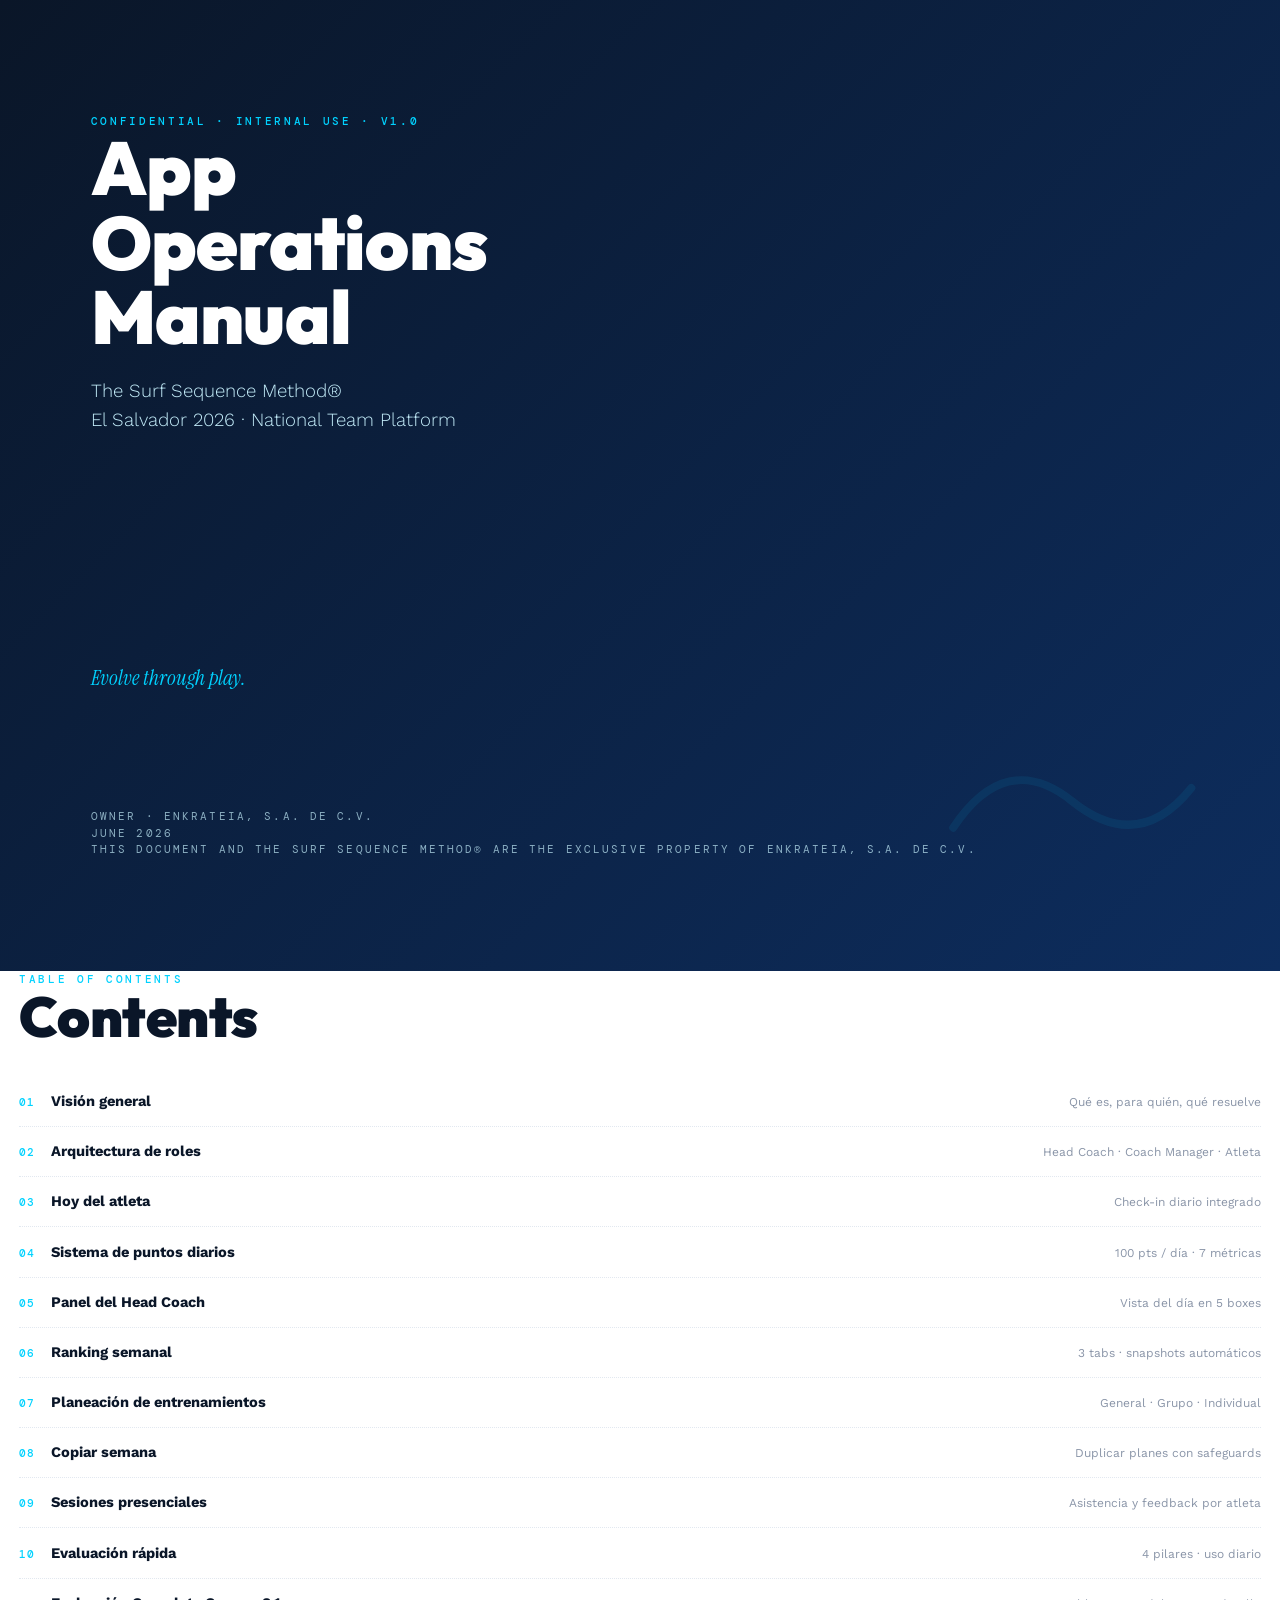
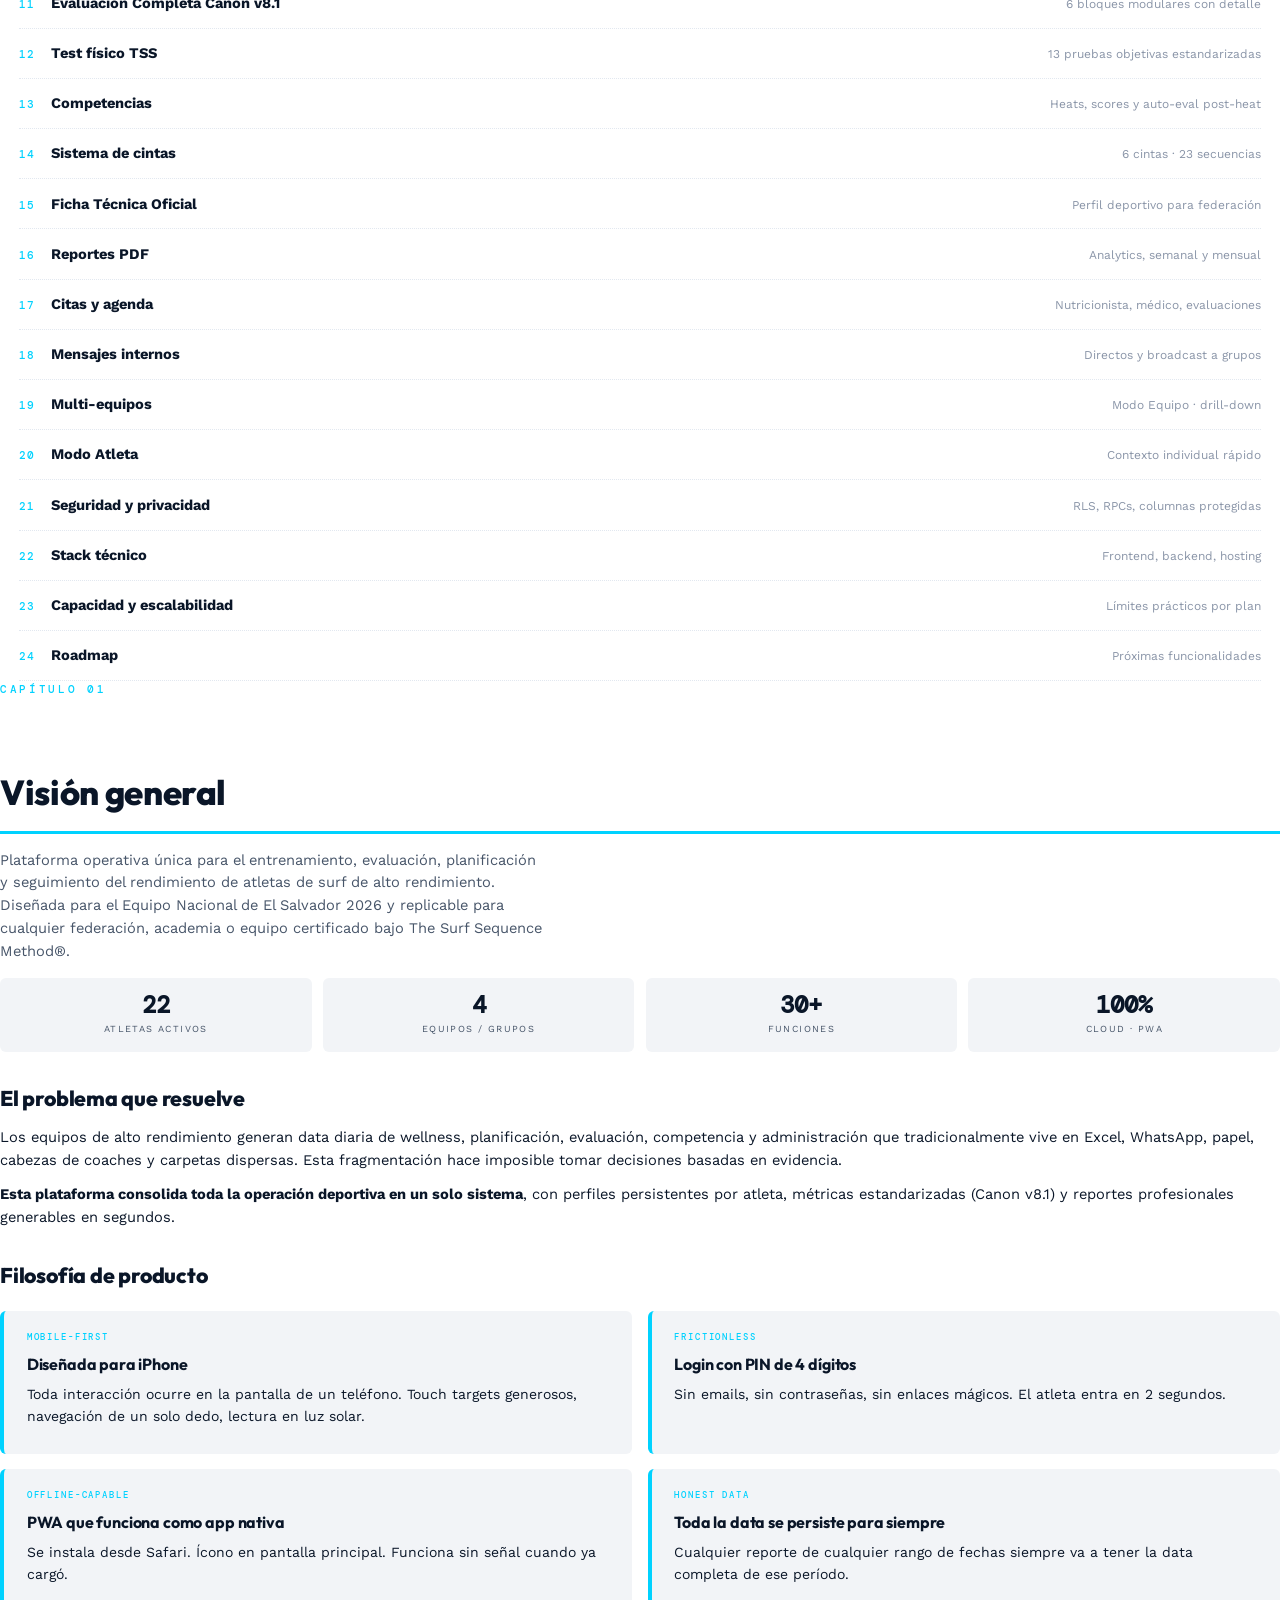
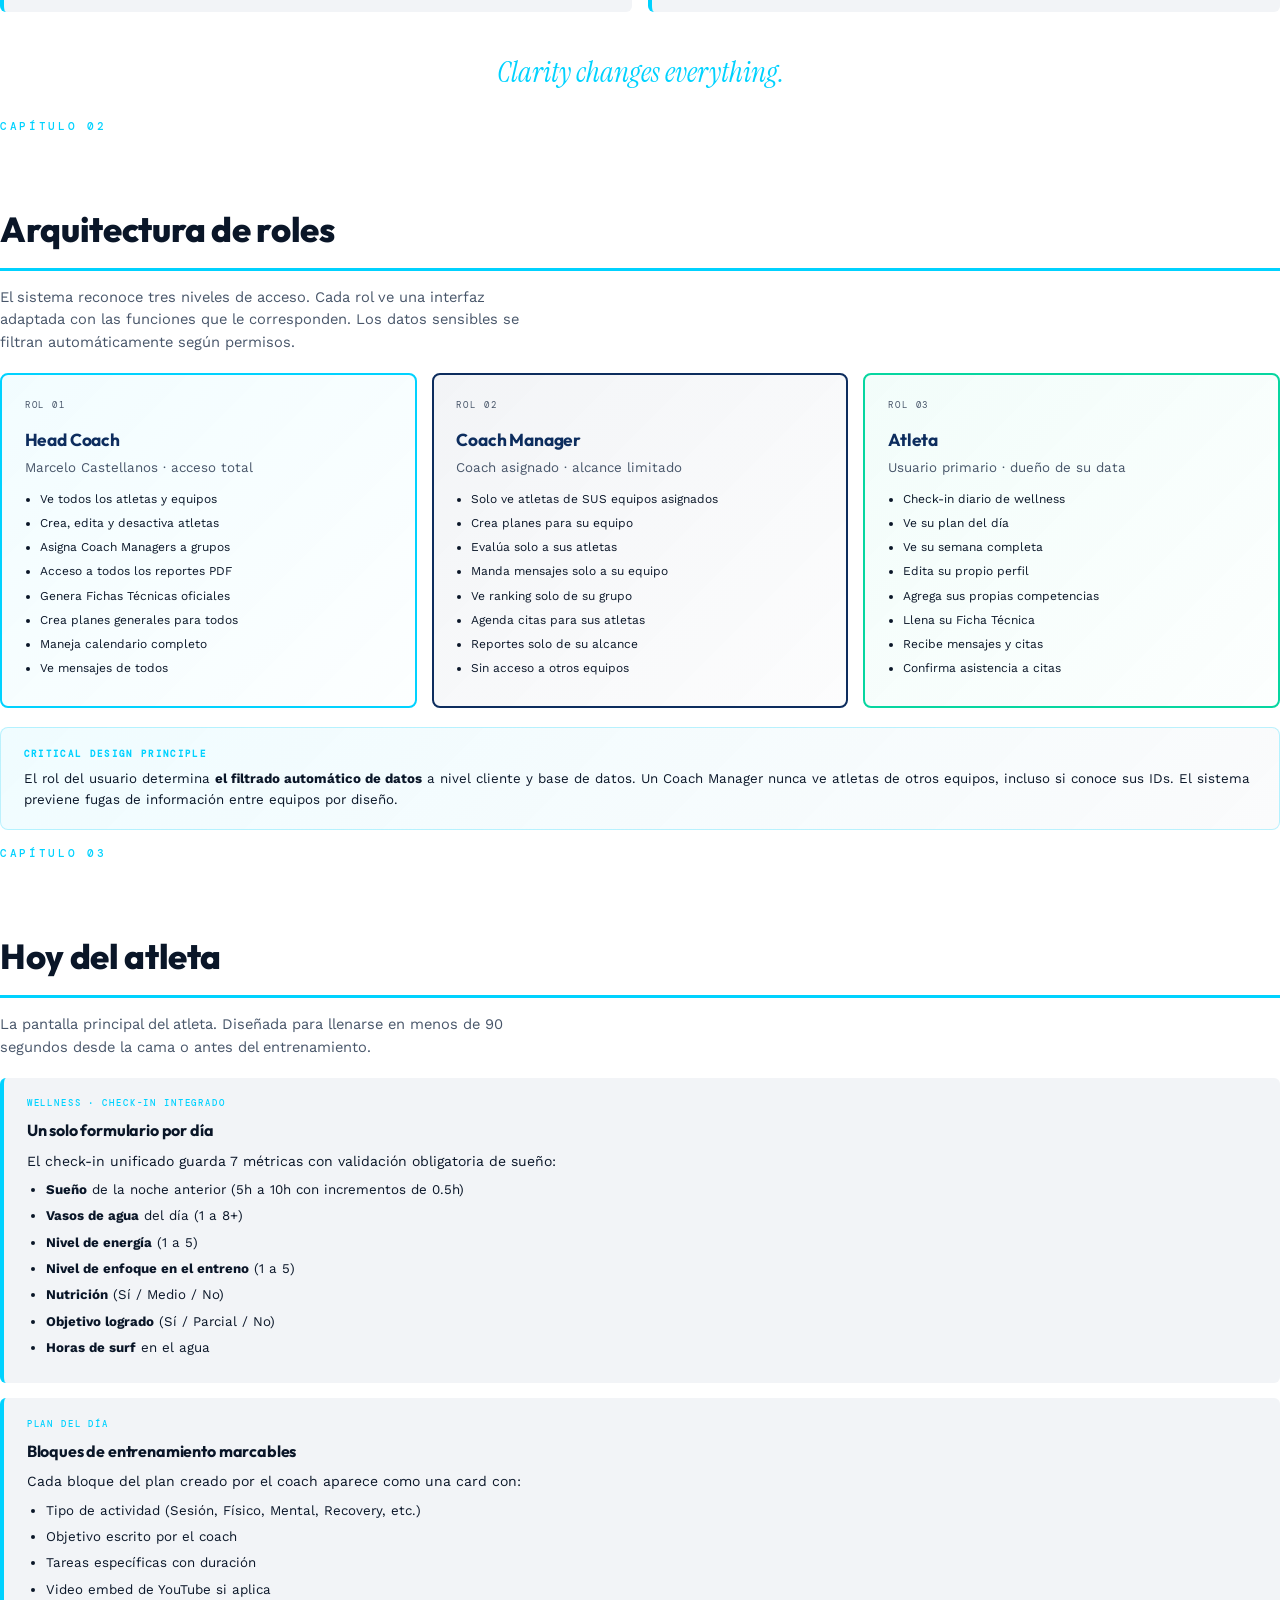
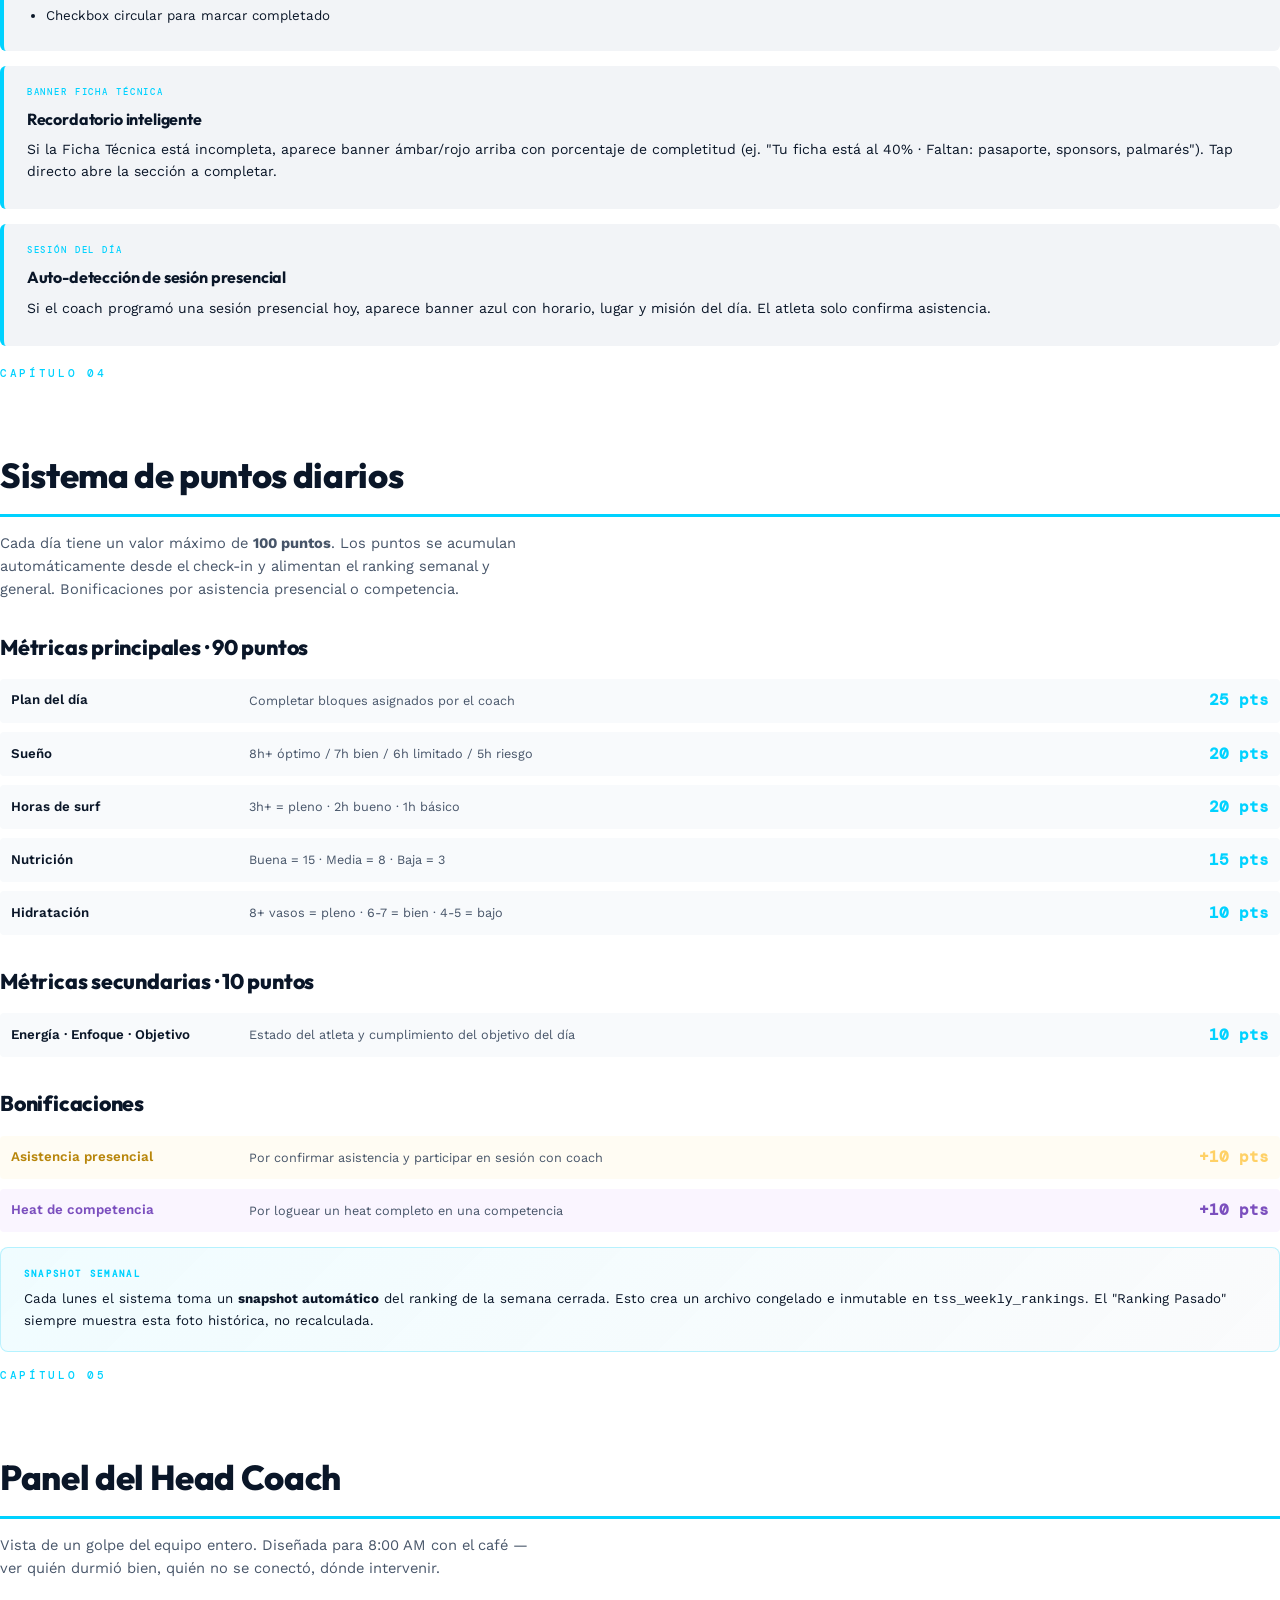
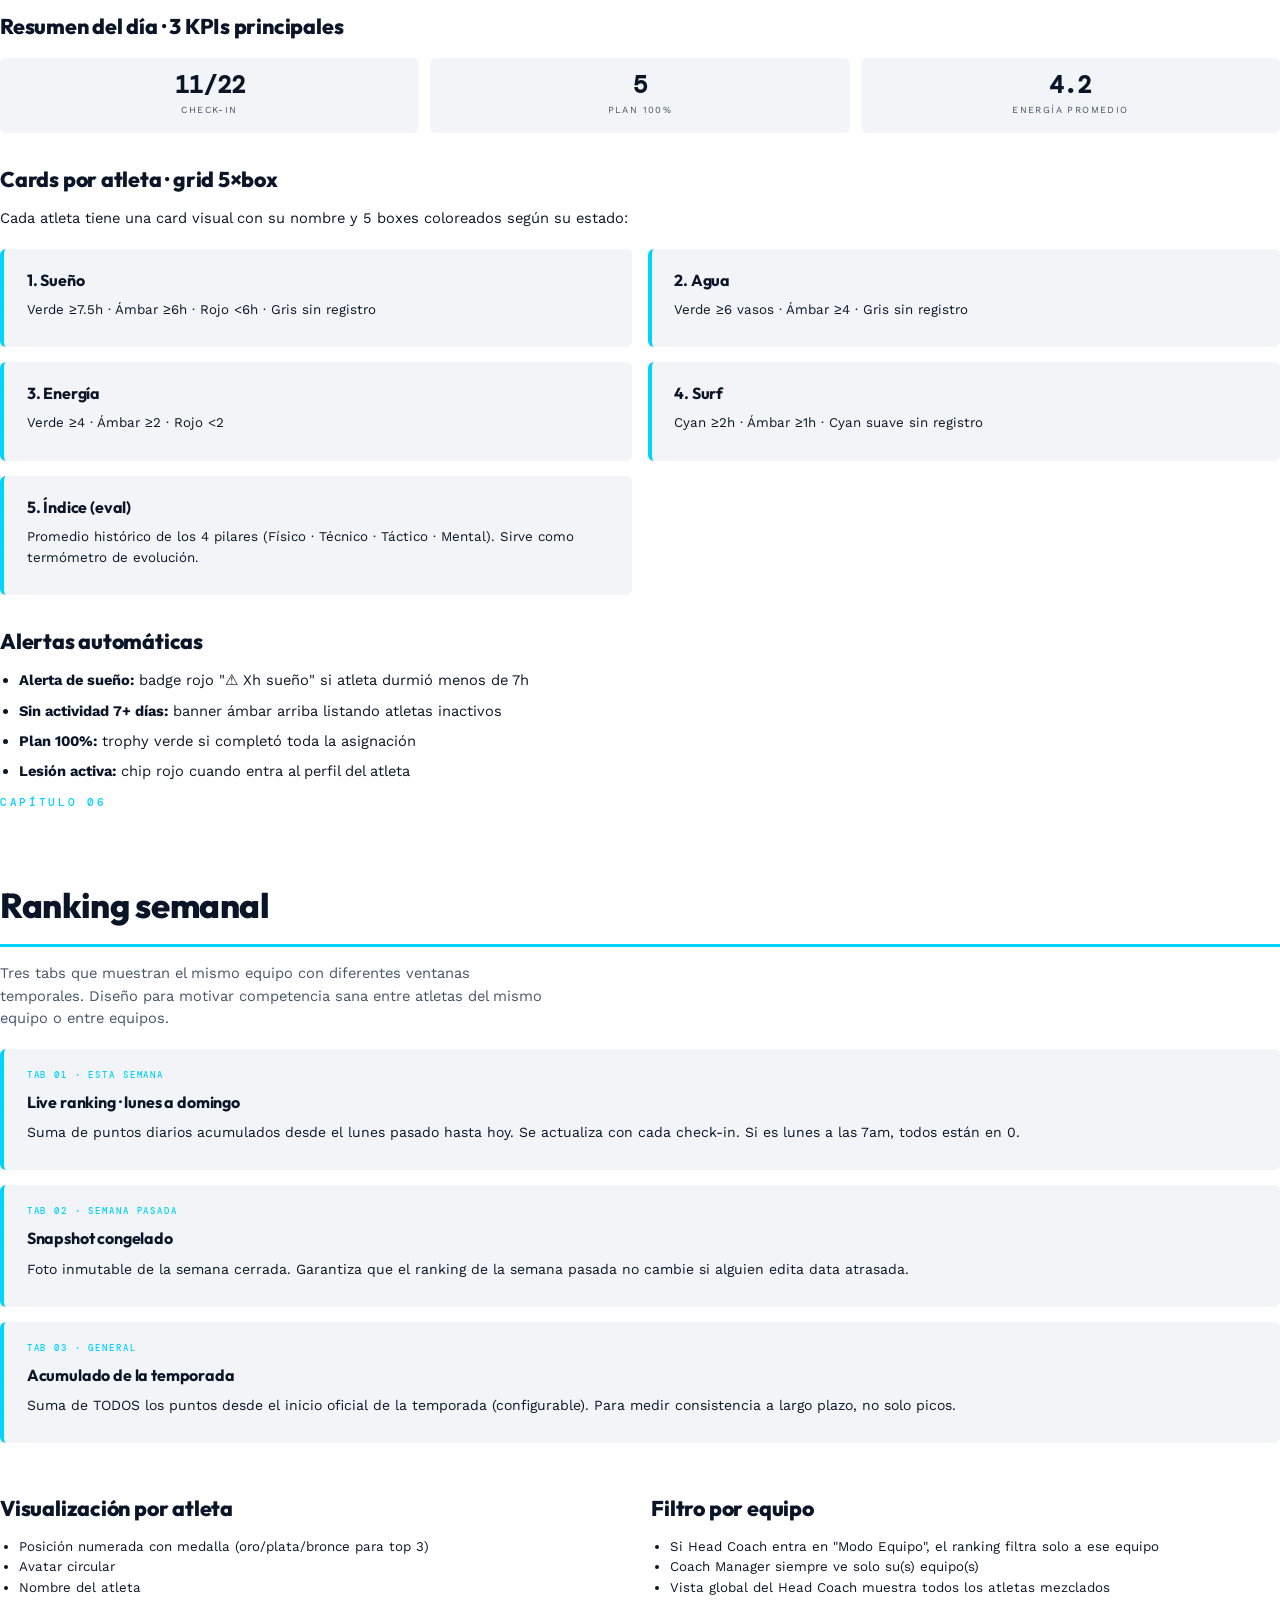
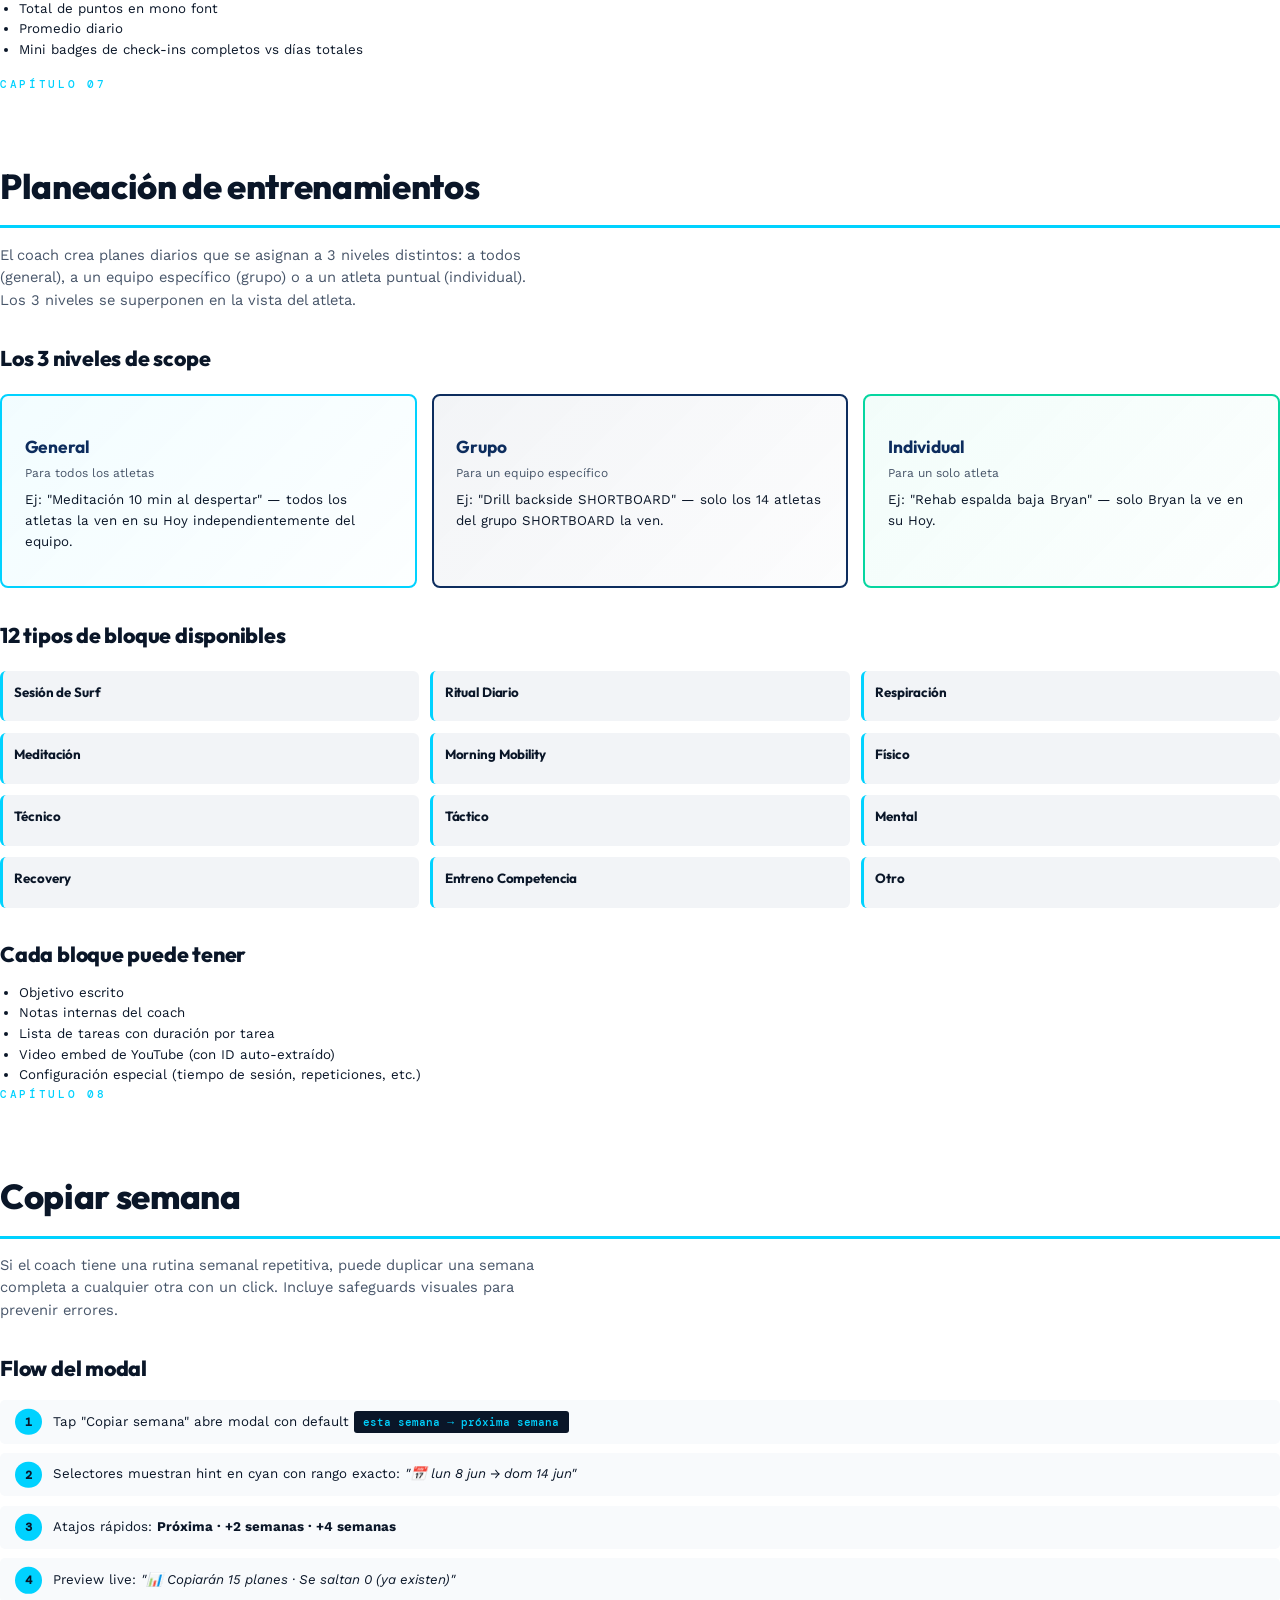
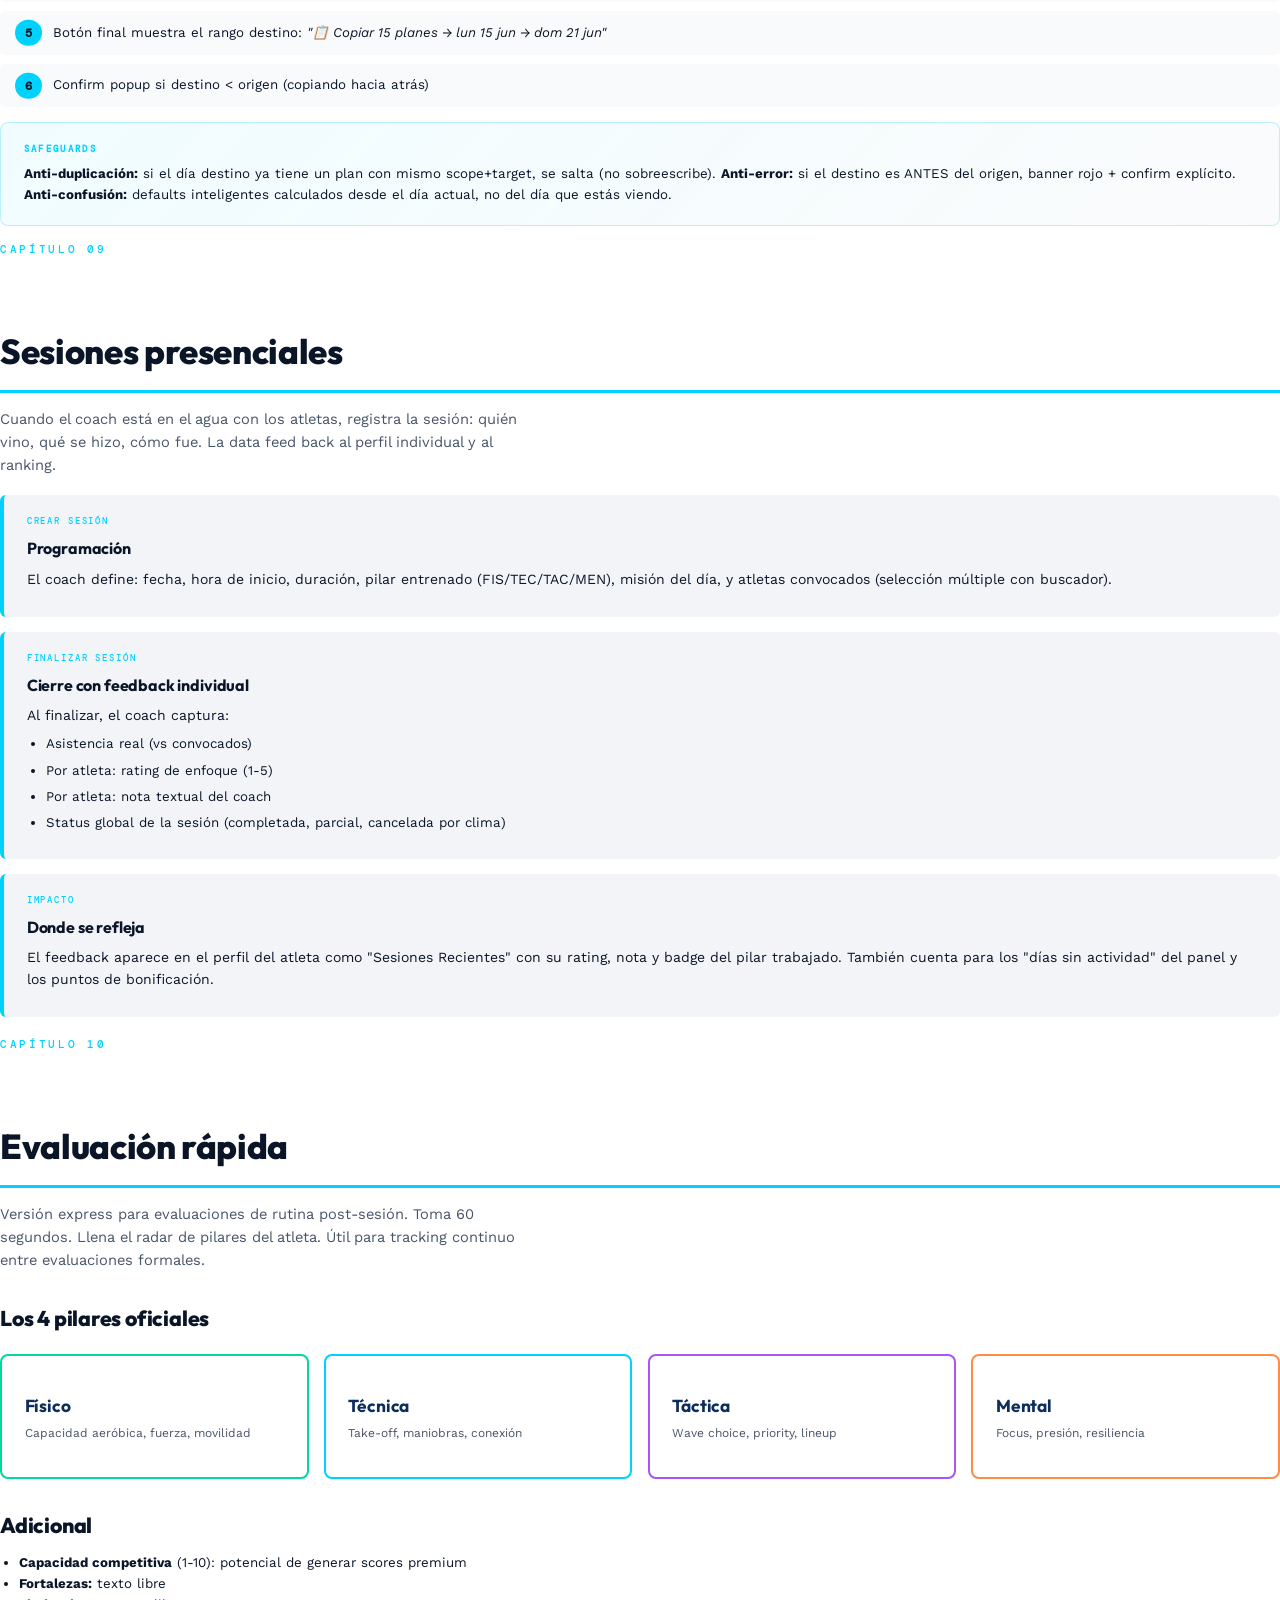
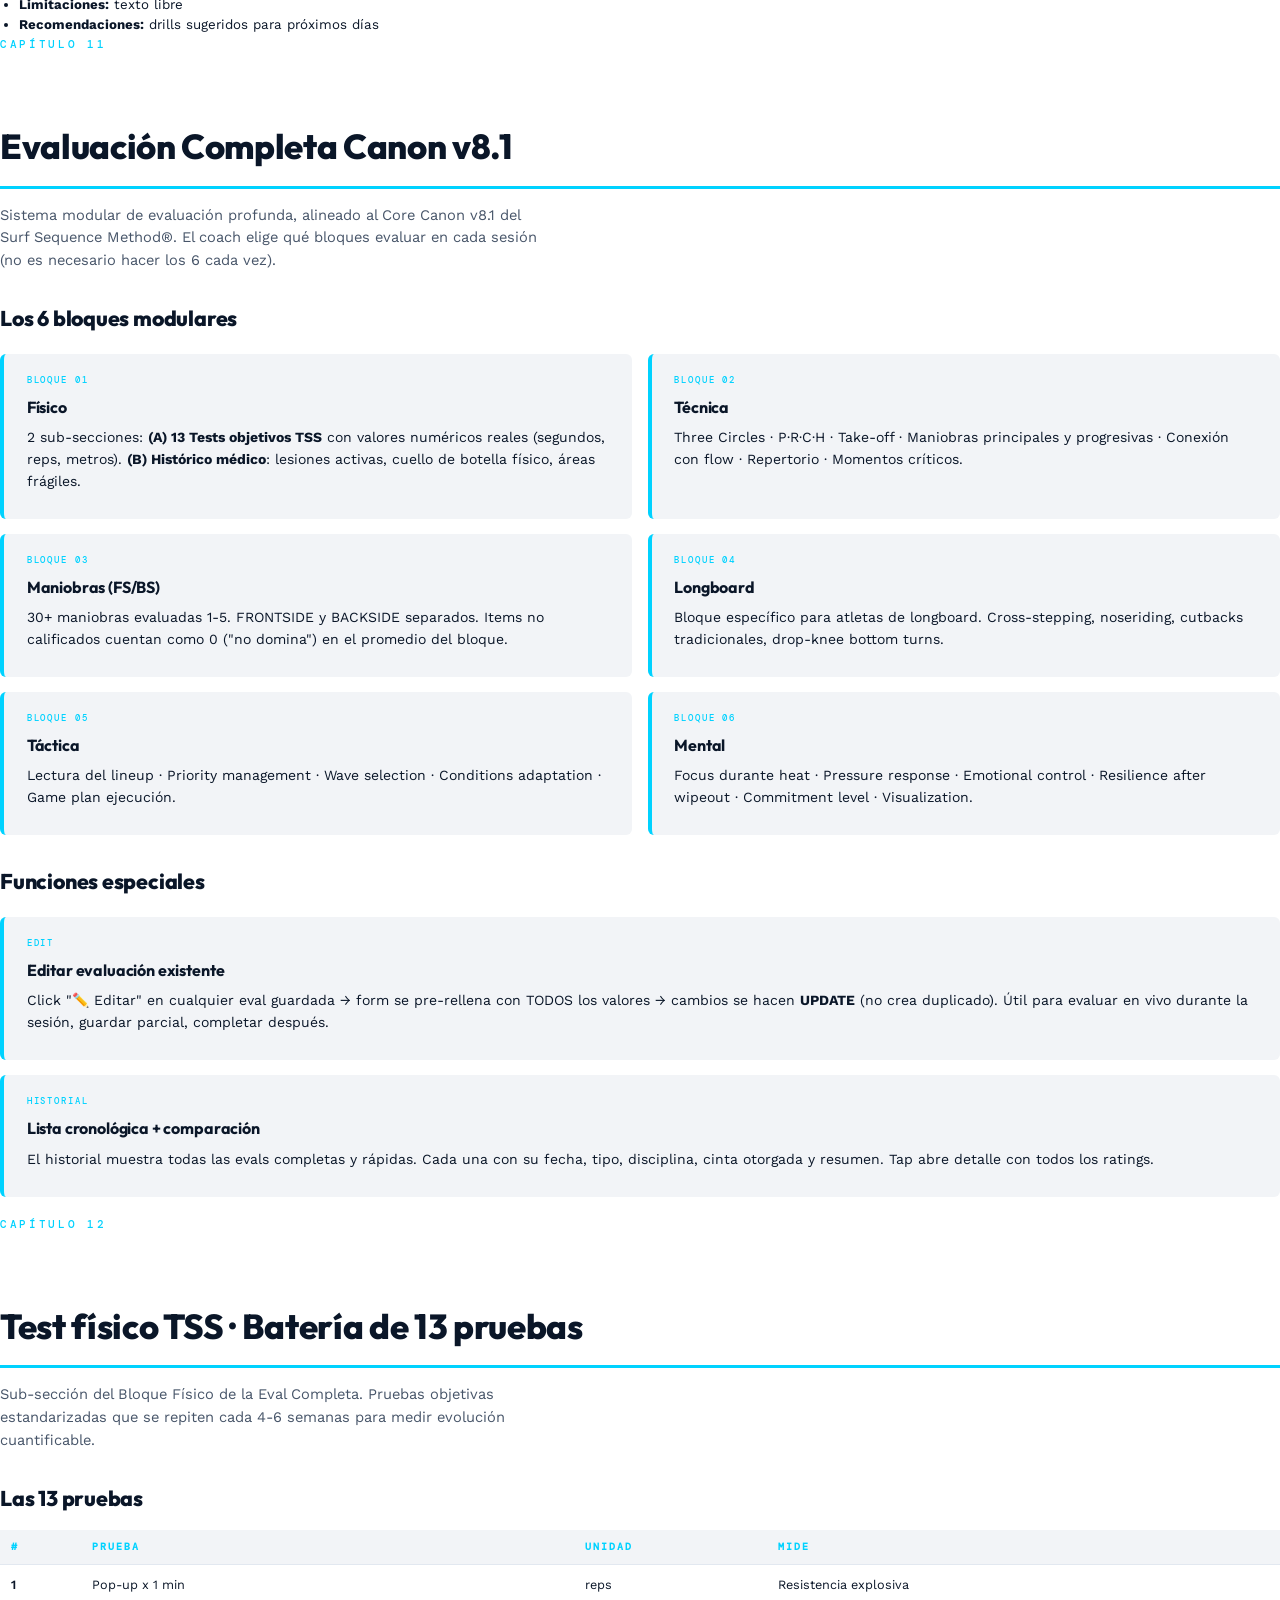
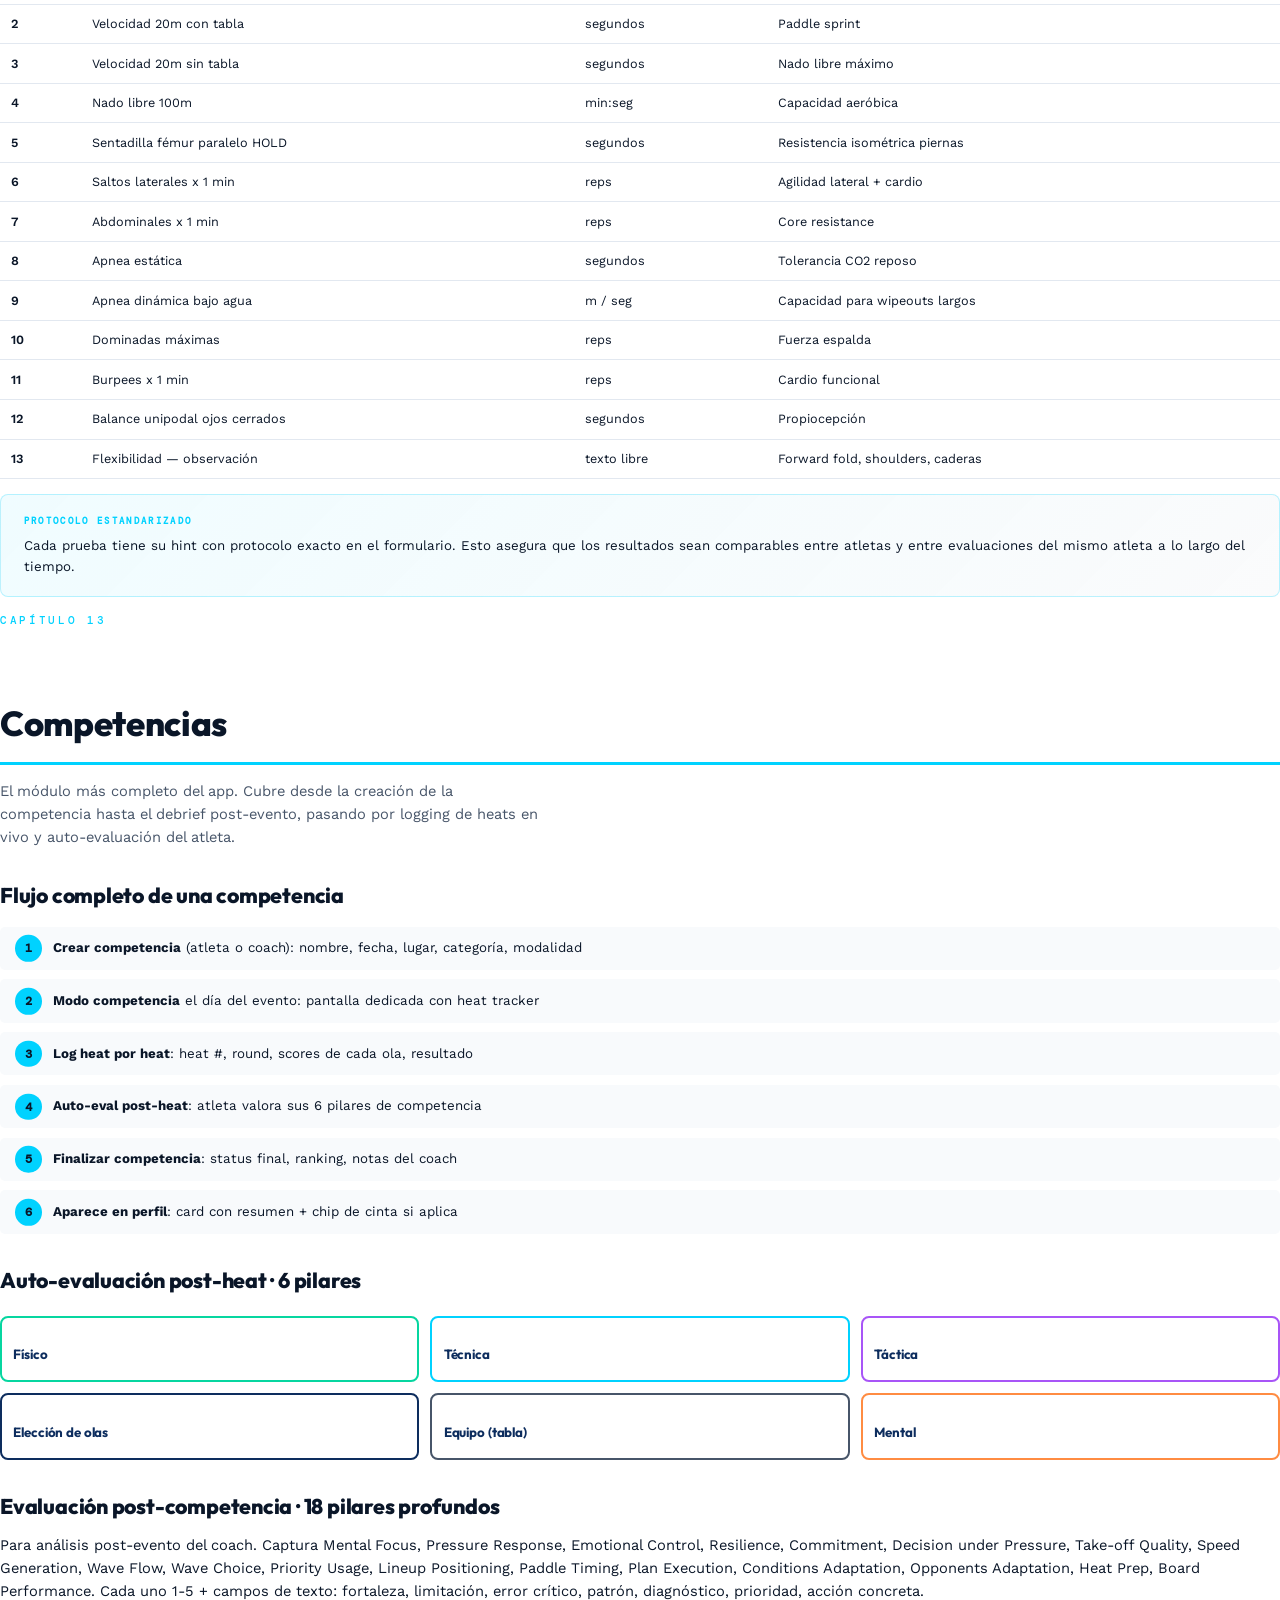
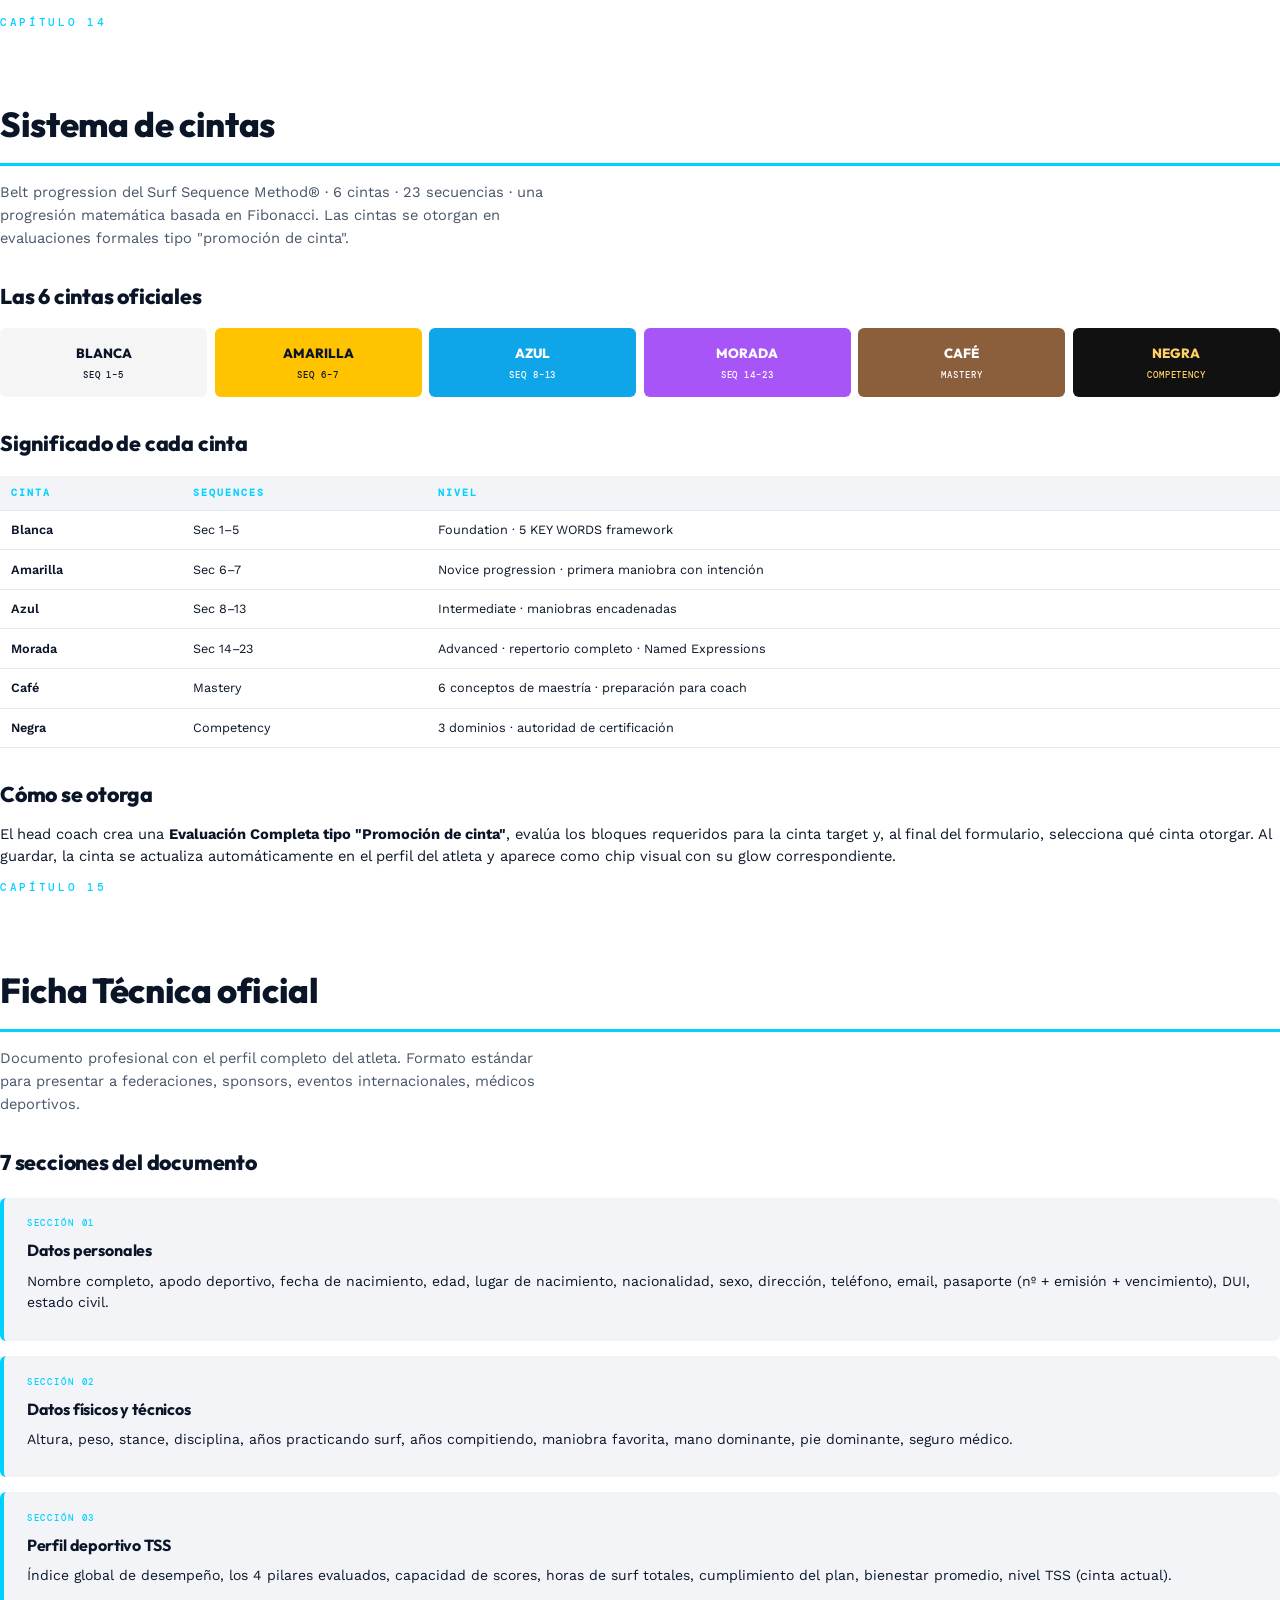
<file: Manual_App_TSS_Completo.html>
<!DOCTYPE html>
<html lang="es">
<head>
<meta charset="UTF-8">
<title>Manual del App · The Surf Sequence Method® · El Salvador 2026</title>
<link href="https://fonts.googleapis.com/css2?family=Outfit:wght@700;800;900&family=Work+Sans:wght@300;400;500;600&family=DM+Mono:wght@400;500&family=Instrument+Serif:ital@1&display=swap" rel="stylesheet">
<style>
@page { size: A4; margin: 20mm 18mm; }
* { box-sizing: border-box; margin: 0; padding: 0; }
:root {
  --navy: #0A1628;
  --brand-blue: #0D2D5E;
  --cyan: #00D2FF;
  --cyan-soft: #5AC3E7;
  --cyan-light: #C2EBF8;
  --foam: #06D6A0;
  --coral: #FF6B6B;
  --sunset: #FF8C42;
  --golden: #FFD166;
  --text-dark: #0A1628;
  --text-mid: #475569;
  --text-soft: #8A95A8;
  --border: #E2E8F0;
  --bg-soft: #F8FAFC;
  --bg-card: #F2F4F7;
}
html, body { font-family: 'Work Sans', sans-serif; color: var(--text-dark); background: white; font-size: 11pt; line-height: 1.55; }
h1, h2, h3, h4 { font-family: 'Outfit', sans-serif; letter-spacing: -0.01em; color: var(--navy); }
h1 { font-size: 42pt; font-weight: 900; line-height: 1.05; }
h2 { font-size: 26pt; font-weight: 800; margin: 18mm 0 4mm; padding-bottom: 3mm; border-bottom: 3px solid var(--cyan); }
h3 { font-size: 16pt; font-weight: 800; margin: 8mm 0 3mm; color: var(--navy); }
h4 { font-size: 12pt; font-weight: 700; margin: 4mm 0 2mm; color: var(--brand-blue); }
p { margin-bottom: 3mm; color: var(--text-dark); }
.cap, .lbl { font-family: 'DM Mono', monospace; letter-spacing: 0.25em; text-transform: uppercase; font-size: 8pt; color: var(--cyan); font-weight: 500; }
.tag { font-family: 'Instrument Serif', serif; font-style: italic; color: var(--cyan); font-size: 16pt; }
.cover {
  page-break-after: always;
  height: 257mm;
  background: linear-gradient(135deg, var(--navy) 0%, var(--brand-blue) 100%);
  color: white;
  padding: 30mm 24mm;
  position: relative;
  display: flex;
  flex-direction: column;
  justify-content: space-between;
}
.cover .cap { color: var(--cyan); }
.cover h1 { color: white; font-size: 56pt; line-height: 1.0; }
.cover .subtitle { font-family: 'Work Sans', sans-serif; font-weight: 300; color: var(--cyan-light); font-size: 14pt; margin-top: 6mm; }
.cover .footer-meta { color: rgba(194,235,248,.7); font-family: 'DM Mono', monospace; font-size: 8pt; letter-spacing: 0.2em; }
.cover .wave-mark {
  position: absolute;
  bottom: 10mm; right: 20mm;
  width: 70mm; height: 70mm;
  opacity: 0.08;
}
.toc {
  page-break-after: always;
  padding: 0 5mm;
}
.toc ol { list-style: none; counter-reset: chapter; }
.toc ol li {
  counter-increment: chapter;
  padding: 3.5mm 0;
  border-bottom: 1px dotted var(--border);
  display: flex;
  align-items: baseline;
  gap: 4mm;
  font-size: 11pt;
}
.toc ol li::before {
  content: counter(chapter, decimal-leading-zero);
  font-family: 'DM Mono', monospace;
  font-size: 8pt;
  color: var(--cyan);
  font-weight: 500;
  letter-spacing: 0.15em;
}
.toc ol li .chap-title { font-weight: 700; color: var(--navy); flex: 1; }
.toc ol li .chap-sub { color: var(--text-soft); font-size: 9pt; }
.section { page-break-before: always; }
.section-intro { color: var(--text-mid); font-size: 11pt; max-width: 145mm; }
.feature-grid {
  display: grid;
  grid-template-columns: 1fr;
  gap: 4mm;
  margin: 5mm 0;
}
.feature-card {
  background: var(--bg-card);
  border-left: 4px solid var(--cyan);
  border-radius: 6px;
  padding: 5mm 6mm;
  page-break-inside: avoid;
}
.feature-card h4 { margin-top: 0; color: var(--navy); }
.feature-card .meta {
  font-family: 'DM Mono', monospace;
  font-size: 7pt;
  letter-spacing: 0.2em;
  text-transform: uppercase;
  color: var(--cyan);
  margin-bottom: 2mm;
  font-weight: 500;
}
.feature-card p { margin-bottom: 2mm; font-size: 10.5pt; }
.feature-card ul { padding-left: 5mm; margin-top: 2mm; }
.feature-card ul li { font-size: 10pt; color: var(--text-dark); margin-bottom: 1.5mm; }
.role-grid { display: grid; grid-template-columns: 1fr 1fr 1fr; gap: 4mm; margin: 5mm 0; }
.role-card {
  background: white;
  border: 2px solid var(--border);
  border-radius: 8px;
  padding: 6mm;
}
.role-card.head { border-color: var(--cyan); background: linear-gradient(135deg, rgba(0,210,255,.05), rgba(0,210,255,.01)); }
.role-card.manager { border-color: var(--brand-blue); background: linear-gradient(135deg, rgba(13,45,94,.05), rgba(13,45,94,.01)); }
.role-card.athlete { border-color: var(--foam); background: linear-gradient(135deg, rgba(6,214,160,.05), rgba(6,214,160,.01)); }
.role-card h4 { font-size: 13pt; margin-bottom: 1mm; }
.role-card .role-meta { font-family: 'DM Mono', monospace; font-size: 7pt; letter-spacing: 0.2em; color: var(--text-mid); margin-bottom: 3mm; }
.role-card ul { padding-left: 4mm; }
.role-card ul li { font-size: 9pt; margin-bottom: 1.5mm; }
.steps {
  counter-reset: step;
  list-style: none;
  padding: 0;
  margin: 4mm 0;
}
.steps li {
  counter-increment: step;
  position: relative;
  padding: 3mm 4mm 3mm 14mm;
  margin-bottom: 2.5mm;
  background: var(--bg-soft);
  border-radius: 5px;
  font-size: 10pt;
}
.steps li::before {
  content: counter(step);
  position: absolute;
  left: 4mm; top: 50%;
  transform: translateY(-50%);
  width: 7mm; height: 7mm;
  background: var(--cyan);
  color: var(--navy);
  border-radius: 50%;
  display: flex;
  align-items: center;
  justify-content: center;
  font-family: 'DM Mono', monospace;
  font-weight: 700;
  font-size: 9pt;
}
.kbd { background: var(--navy); color: var(--cyan); padding: 1mm 2.5mm; border-radius: 3px; font-family: 'DM Mono', monospace; font-size: 8.5pt; font-weight: 500; }
.tag-pill { display: inline-block; background: var(--cyan); color: var(--navy); padding: 0.5mm 2.5mm; border-radius: 10px; font-family: 'DM Mono', monospace; font-size: 7pt; letter-spacing: 0.15em; font-weight: 600; }
.tag-pill.foam { background: var(--foam); color: white; }
.tag-pill.sunset { background: var(--sunset); color: white; }
.tag-pill.coral { background: var(--coral); color: white; }
.callout {
  background: linear-gradient(135deg, rgba(0,210,255,.06), rgba(13,45,94,.02));
  border: 1px solid rgba(0,210,255,.25);
  border-radius: 8px;
  padding: 5mm 6mm;
  margin: 4mm 0;
}
.callout .callout-label {
  font-family: 'DM Mono', monospace;
  font-size: 7pt;
  letter-spacing: 0.25em;
  text-transform: uppercase;
  color: var(--cyan);
  margin-bottom: 2mm;
  font-weight: 600;
}
.callout p { margin-bottom: 0; font-size: 10pt; }
.stat-grid { display: grid; grid-template-columns: repeat(4, 1fr); gap: 3mm; margin: 4mm 0; }
.stat {
  background: var(--bg-card);
  border-radius: 6px;
  padding: 4mm 3mm;
  text-align: center;
}
.stat .v { font-family: 'DM Mono', monospace; font-size: 18pt; font-weight: 700; color: var(--navy); line-height: 1; }
.stat .l { font-size: 7pt; color: var(--text-mid); margin-top: 1.5mm; letter-spacing: 0.15em; text-transform: uppercase; }
.tag-quote {
  text-align: center;
  margin: 10mm 0 6mm;
  font-family: 'Instrument Serif', serif;
  font-style: italic;
  color: var(--cyan);
  font-size: 22pt;
}
.belt-row {
  display: grid;
  grid-template-columns: repeat(6, 1fr);
  gap: 2mm;
  margin: 4mm 0;
}
.belt-chip {
  padding: 4mm 2mm;
  text-align: center;
  border-radius: 6px;
  font-family: 'Outfit', sans-serif;
  font-weight: 800;
  font-size: 10pt;
}
.belt-chip .sub { font-family: 'DM Mono', monospace; font-size: 7pt; font-weight: 500; margin-top: 1mm; letter-spacing: 0.1em; }
.kpi-block { display: grid; grid-template-columns: 1fr; gap: 2.5mm; margin: 4mm 0; }
.kpi-row { display: grid; grid-template-columns: 60mm 1fr 25mm; gap: 3mm; align-items: center; padding: 2.5mm 3mm; background: var(--bg-soft); border-radius: 4px; font-size: 10pt; }
.kpi-row .name { font-weight: 600; color: var(--navy); }
.kpi-row .desc { color: var(--text-mid); font-size: 9.5pt; }
.kpi-row .pts { text-align: right; font-family: 'DM Mono', monospace; font-weight: 700; color: var(--cyan); font-size: 12pt; }
.footer-page {
  page-break-before: always;
  background: linear-gradient(135deg, var(--navy) 0%, var(--brand-blue) 100%);
  color: white;
  padding: 40mm 24mm;
  height: 257mm;
  display: flex;
  flex-direction: column;
  justify-content: center;
  text-align: center;
}
.footer-page .tag { color: var(--cyan-light); font-size: 24pt; display: block; margin: 8mm 0; }
.footer-page p { color: rgba(194,235,248,.85); font-size: 10pt; }
.footer-page .cap { color: var(--cyan); font-size: 9pt; }
.icon-svg { vertical-align: -2px; margin-right: 2mm; }
.divider { height: 1px; background: var(--border); margin: 6mm 0; }
.two-col { display: grid; grid-template-columns: 1fr 1fr; gap: 6mm; margin: 4mm 0; }
.spec-table { width: 100%; border-collapse: collapse; margin: 4mm 0; font-size: 9.5pt; }
.spec-table th, .spec-table td { padding: 2.5mm 3mm; text-align: left; border-bottom: 1px solid var(--border); }
.spec-table th { background: var(--bg-card); font-family: 'DM Mono', monospace; font-size: 7.5pt; letter-spacing: 0.2em; text-transform: uppercase; color: var(--cyan); }
.spec-table td:first-child { font-weight: 600; color: var(--navy); }
</style>
</head>
<body>

<!-- ═══ PORTADA ═══ -->
<div class="cover">
  <div>
    <div class="cap">CONFIDENTIAL · INTERNAL USE · V1.0</div>
    <h1>App<br/>Operations<br/>Manual</h1>
    <div class="subtitle">The Surf Sequence Method®<br/>El Salvador 2026 · National Team Platform</div>
  </div>
  <div>
    <div class="tag">Evolve through play.</div>
    <div style="margin-top: 30mm;" class="footer-meta">
      OWNER · ENKRATEIA, S.A. DE C.V.<br/>
      JUNE 2026<br/>
      THIS DOCUMENT AND THE SURF SEQUENCE METHOD® ARE THE EXCLUSIVE PROPERTY OF ENKRATEIA, S.A. DE C.V.
    </div>
  </div>
  <svg class="wave-mark" viewBox="0 0 100 100" xmlns="http://www.w3.org/2000/svg">
    <path d="M5 60 Q25 30 50 50 T95 45" stroke="#00D2FF" stroke-width="3" fill="none" stroke-linecap="round"/>
  </svg>
</div>

<!-- ═══ TOC ═══ -->
<div class="toc">
  <div class="cap">TABLE OF CONTENTS</div>
  <h1 style="margin-bottom: 8mm;">Contents</h1>
  <ol>
    <li><span class="chap-title">Visión general</span><span class="chap-sub">Qué es, para quién, qué resuelve</span></li>
    <li><span class="chap-title">Arquitectura de roles</span><span class="chap-sub">Head Coach · Coach Manager · Atleta</span></li>
    <li><span class="chap-title">Hoy del atleta</span><span class="chap-sub">Check-in diario integrado</span></li>
    <li><span class="chap-title">Sistema de puntos diarios</span><span class="chap-sub">100 pts / día · 7 métricas</span></li>
    <li><span class="chap-title">Panel del Head Coach</span><span class="chap-sub">Vista del día en 5 boxes</span></li>
    <li><span class="chap-title">Ranking semanal</span><span class="chap-sub">3 tabs · snapshots automáticos</span></li>
    <li><span class="chap-title">Planeación de entrenamientos</span><span class="chap-sub">General · Grupo · Individual</span></li>
    <li><span class="chap-title">Copiar semana</span><span class="chap-sub">Duplicar planes con safeguards</span></li>
    <li><span class="chap-title">Sesiones presenciales</span><span class="chap-sub">Asistencia y feedback por atleta</span></li>
    <li><span class="chap-title">Evaluación rápida</span><span class="chap-sub">4 pilares · uso diario</span></li>
    <li><span class="chap-title">Evaluación Completa Canon v8.1</span><span class="chap-sub">6 bloques modulares con detalle</span></li>
    <li><span class="chap-title">Test físico TSS</span><span class="chap-sub">13 pruebas objetivas estandarizadas</span></li>
    <li><span class="chap-title">Competencias</span><span class="chap-sub">Heats, scores y auto-eval post-heat</span></li>
    <li><span class="chap-title">Sistema de cintas</span><span class="chap-sub">6 cintas · 23 secuencias</span></li>
    <li><span class="chap-title">Ficha Técnica Oficial</span><span class="chap-sub">Perfil deportivo para federación</span></li>
    <li><span class="chap-title">Reportes PDF</span><span class="chap-sub">Analytics, semanal y mensual</span></li>
    <li><span class="chap-title">Citas y agenda</span><span class="chap-sub">Nutricionista, médico, evaluaciones</span></li>
    <li><span class="chap-title">Mensajes internos</span><span class="chap-sub">Directos y broadcast a grupos</span></li>
    <li><span class="chap-title">Multi-equipos</span><span class="chap-sub">Modo Equipo · drill-down</span></li>
    <li><span class="chap-title">Modo Atleta</span><span class="chap-sub">Contexto individual rápido</span></li>
    <li><span class="chap-title">Seguridad y privacidad</span><span class="chap-sub">RLS, RPCs, columnas protegidas</span></li>
    <li><span class="chap-title">Stack técnico</span><span class="chap-sub">Frontend, backend, hosting</span></li>
    <li><span class="chap-title">Capacidad y escalabilidad</span><span class="chap-sub">Límites prácticos por plan</span></li>
    <li><span class="chap-title">Roadmap</span><span class="chap-sub">Próximas funcionalidades</span></li>
  </ol>
</div>

<!-- ═══ CAP 01 — VISIÓN GENERAL ═══ -->
<div class="section">
  <div class="cap">CAPÍTULO 01</div>
  <h2>Visión general</h2>
  <p class="section-intro">Plataforma operativa única para el entrenamiento, evaluación, planificación y seguimiento del rendimiento de atletas de surf de alto rendimiento. Diseñada para el Equipo Nacional de El Salvador 2026 y replicable para cualquier federación, academia o equipo certificado bajo The Surf Sequence Method®.</p>

  <div class="stat-grid">
    <div class="stat"><div class="v">22</div><div class="l">Atletas activos</div></div>
    <div class="stat"><div class="v">4</div><div class="l">Equipos / grupos</div></div>
    <div class="stat"><div class="v">30+</div><div class="l">Funciones</div></div>
    <div class="stat"><div class="v">100%</div><div class="l">Cloud · PWA</div></div>
  </div>

  <h3>El problema que resuelve</h3>
  <p>Los equipos de alto rendimiento generan data diaria de wellness, planificación, evaluación, competencia y administración que tradicionalmente vive en Excel, WhatsApp, papel, cabezas de coaches y carpetas dispersas. Esta fragmentación hace imposible tomar decisiones basadas en evidencia.</p>
  <p><strong>Esta plataforma consolida toda la operación deportiva en un solo sistema</strong>, con perfiles persistentes por atleta, métricas estandarizadas (Canon v8.1) y reportes profesionales generables en segundos.</p>

  <h3>Filosofía de producto</h3>
  <div class="feature-grid" style="grid-template-columns: 1fr 1fr; gap: 4mm;">
    <div class="feature-card">
      <div class="meta">Mobile-first</div>
      <h4>Diseñada para iPhone</h4>
      <p>Toda interacción ocurre en la pantalla de un teléfono. Touch targets generosos, navegación de un solo dedo, lectura en luz solar.</p>
    </div>
    <div class="feature-card">
      <div class="meta">Frictionless</div>
      <h4>Login con PIN de 4 dígitos</h4>
      <p>Sin emails, sin contraseñas, sin enlaces mágicos. El atleta entra en 2 segundos.</p>
    </div>
    <div class="feature-card">
      <div class="meta">Offline-capable</div>
      <h4>PWA que funciona como app nativa</h4>
      <p>Se instala desde Safari. Ícono en pantalla principal. Funciona sin señal cuando ya cargó.</p>
    </div>
    <div class="feature-card">
      <div class="meta">Honest data</div>
      <h4>Toda la data se persiste para siempre</h4>
      <p>Cualquier reporte de cualquier rango de fechas siempre va a tener la data completa de ese período.</p>
    </div>
  </div>

  <div class="tag-quote">Clarity changes everything.</div>
</div>

<!-- ═══ CAP 02 — ROLES ═══ -->
<div class="section">
  <div class="cap">CAPÍTULO 02</div>
  <h2>Arquitectura de roles</h2>
  <p class="section-intro">El sistema reconoce tres niveles de acceso. Cada rol ve una interfaz adaptada con las funciones que le corresponden. Los datos sensibles se filtran automáticamente según permisos.</p>

  <div class="role-grid">
    <div class="role-card head">
      <div class="role-meta">ROL 01</div>
      <h4>Head Coach</h4>
      <p style="font-size: 10pt; color: var(--text-mid); margin-bottom: 3mm;">Marcelo Castellanos · acceso total</p>
      <ul>
        <li>Ve todos los atletas y equipos</li>
        <li>Crea, edita y desactiva atletas</li>
        <li>Asigna Coach Managers a grupos</li>
        <li>Acceso a todos los reportes PDF</li>
        <li>Genera Fichas Técnicas oficiales</li>
        <li>Crea planes generales para todos</li>
        <li>Maneja calendario completo</li>
        <li>Ve mensajes de todos</li>
      </ul>
    </div>

    <div class="role-card manager">
      <div class="role-meta">ROL 02</div>
      <h4>Coach Manager</h4>
      <p style="font-size: 10pt; color: var(--text-mid); margin-bottom: 3mm;">Coach asignado · alcance limitado</p>
      <ul>
        <li>Solo ve atletas de SUS equipos asignados</li>
        <li>Crea planes para su equipo</li>
        <li>Evalúa solo a sus atletas</li>
        <li>Manda mensajes solo a su equipo</li>
        <li>Ve ranking solo de su grupo</li>
        <li>Agenda citas para sus atletas</li>
        <li>Reportes solo de su alcance</li>
        <li>Sin acceso a otros equipos</li>
      </ul>
    </div>

    <div class="role-card athlete">
      <div class="role-meta">ROL 03</div>
      <h4>Atleta</h4>
      <p style="font-size: 10pt; color: var(--text-mid); margin-bottom: 3mm;">Usuario primario · dueño de su data</p>
      <ul>
        <li>Check-in diario de wellness</li>
        <li>Ve su plan del día</li>
        <li>Ve su semana completa</li>
        <li>Edita su propio perfil</li>
        <li>Agrega sus propias competencias</li>
        <li>Llena su Ficha Técnica</li>
        <li>Recibe mensajes y citas</li>
        <li>Confirma asistencia a citas</li>
      </ul>
    </div>
  </div>

  <div class="callout">
    <div class="callout-label">CRITICAL DESIGN PRINCIPLE</div>
    <p>El rol del usuario determina <strong>el filtrado automático de datos</strong> a nivel cliente y base de datos. Un Coach Manager nunca ve atletas de otros equipos, incluso si conoce sus IDs. El sistema previene fugas de información entre equipos por diseño.</p>
  </div>
</div>

<!-- ═══ CAP 03 — HOY ATLETA ═══ -->
<div class="section">
  <div class="cap">CAPÍTULO 03</div>
  <h2>Hoy del atleta</h2>
  <p class="section-intro">La pantalla principal del atleta. Diseñada para llenarse en menos de 90 segundos desde la cama o antes del entrenamiento.</p>

  <div class="feature-grid">
    <div class="feature-card">
      <div class="meta">WELLNESS · CHECK-IN INTEGRADO</div>
      <h4>Un solo formulario por día</h4>
      <p>El check-in unificado guarda 7 métricas con validación obligatoria de sueño:</p>
      <ul>
        <li><strong>Sueño</strong> de la noche anterior (5h a 10h con incrementos de 0.5h)</li>
        <li><strong>Vasos de agua</strong> del día (1 a 8+)</li>
        <li><strong>Nivel de energía</strong> (1 a 5)</li>
        <li><strong>Nivel de enfoque en el entreno</strong> (1 a 5)</li>
        <li><strong>Nutrición</strong> (Sí / Medio / No)</li>
        <li><strong>Objetivo logrado</strong> (Sí / Parcial / No)</li>
        <li><strong>Horas de surf</strong> en el agua</li>
      </ul>
    </div>

    <div class="feature-card">
      <div class="meta">PLAN DEL DÍA</div>
      <h4>Bloques de entrenamiento marcables</h4>
      <p>Cada bloque del plan creado por el coach aparece como una card con:</p>
      <ul>
        <li>Tipo de actividad (Sesión, Físico, Mental, Recovery, etc.)</li>
        <li>Objetivo escrito por el coach</li>
        <li>Tareas específicas con duración</li>
        <li>Video embed de YouTube si aplica</li>
        <li>Checkbox circular para marcar completado</li>
      </ul>
    </div>

    <div class="feature-card">
      <div class="meta">BANNER FICHA TÉCNICA</div>
      <h4>Recordatorio inteligente</h4>
      <p>Si la Ficha Técnica está incompleta, aparece banner ámbar/rojo arriba con porcentaje de completitud (ej. "Tu ficha está al 40% · Faltan: pasaporte, sponsors, palmarés"). Tap directo abre la sección a completar.</p>
    </div>

    <div class="feature-card">
      <div class="meta">SESIÓN DEL DÍA</div>
      <h4>Auto-detección de sesión presencial</h4>
      <p>Si el coach programó una sesión presencial hoy, aparece banner azul con horario, lugar y misión del día. El atleta solo confirma asistencia.</p>
    </div>
  </div>
</div>

<!-- ═══ CAP 04 — SISTEMA DE PUNTOS ═══ -->
<div class="section">
  <div class="cap">CAPÍTULO 04</div>
  <h2>Sistema de puntos diarios</h2>
  <p class="section-intro">Cada día tiene un valor máximo de <strong>100 puntos</strong>. Los puntos se acumulan automáticamente desde el check-in y alimentan el ranking semanal y general. Bonificaciones por asistencia presencial o competencia.</p>

  <h3>Métricas principales · 90 puntos</h3>
  <div class="kpi-block">
    <div class="kpi-row">
      <div class="name">Plan del día</div>
      <div class="desc">Completar bloques asignados por el coach</div>
      <div class="pts">25 pts</div>
    </div>
    <div class="kpi-row">
      <div class="name">Sueño</div>
      <div class="desc">8h+ óptimo / 7h bien / 6h limitado / 5h riesgo</div>
      <div class="pts">20 pts</div>
    </div>
    <div class="kpi-row">
      <div class="name">Horas de surf</div>
      <div class="desc">3h+ = pleno · 2h bueno · 1h básico</div>
      <div class="pts">20 pts</div>
    </div>
    <div class="kpi-row">
      <div class="name">Nutrición</div>
      <div class="desc">Buena = 15 · Media = 8 · Baja = 3</div>
      <div class="pts">15 pts</div>
    </div>
    <div class="kpi-row">
      <div class="name">Hidratación</div>
      <div class="desc">8+ vasos = pleno · 6-7 = bien · 4-5 = bajo</div>
      <div class="pts">10 pts</div>
    </div>
  </div>

  <h3>Métricas secundarias · 10 puntos</h3>
  <div class="kpi-block">
    <div class="kpi-row">
      <div class="name">Energía · Enfoque · Objetivo</div>
      <div class="desc">Estado del atleta y cumplimiento del objetivo del día</div>
      <div class="pts">10 pts</div>
    </div>
  </div>

  <h3>Bonificaciones</h3>
  <div class="kpi-block">
    <div class="kpi-row" style="background: rgba(255,209,102,.08);">
      <div class="name" style="color: #B8860B;">Asistencia presencial</div>
      <div class="desc">Por confirmar asistencia y participar en sesión con coach</div>
      <div class="pts" style="color: var(--golden);">+10 pts</div>
    </div>
    <div class="kpi-row" style="background: rgba(168,85,247,.06);">
      <div class="name" style="color: #7B4FBE;">Heat de competencia</div>
      <div class="desc">Por loguear un heat completo en una competencia</div>
      <div class="pts" style="color: #7B4FBE;">+10 pts</div>
    </div>
  </div>

  <div class="callout">
    <div class="callout-label">SNAPSHOT SEMANAL</div>
    <p>Cada lunes el sistema toma un <strong>snapshot automático</strong> del ranking de la semana cerrada. Esto crea un archivo congelado e inmutable en <code>tss_weekly_rankings</code>. El "Ranking Pasado" siempre muestra esta foto histórica, no recalculada.</p>
  </div>
</div>

<!-- ═══ CAP 05 — PANEL HEAD COACH ═══ -->
<div class="section">
  <div class="cap">CAPÍTULO 05</div>
  <h2>Panel del Head Coach</h2>
  <p class="section-intro">Vista de un golpe del equipo entero. Diseñada para 8:00 AM con el café — ver quién durmió bien, quién no se conectó, dónde intervenir.</p>

  <h3>Resumen del día · 3 KPIs principales</h3>
  <div class="stat-grid" style="grid-template-columns: repeat(3, 1fr);">
    <div class="stat"><div class="v">11/22</div><div class="l">Check-in</div></div>
    <div class="stat"><div class="v">5</div><div class="l">Plan 100%</div></div>
    <div class="stat"><div class="v">4.2</div><div class="l">Energía promedio</div></div>
  </div>

  <h3>Cards por atleta · grid 5×box</h3>
  <p>Cada atleta tiene una card visual con su nombre y 5 boxes coloreados según su estado:</p>
  <div class="feature-grid" style="grid-template-columns: 1fr 1fr; gap: 4mm;">
    <div class="feature-card">
      <h4>1. Sueño</h4>
      <p style="font-size: 10pt;">Verde ≥7.5h · Ámbar ≥6h · Rojo &lt;6h · Gris sin registro</p>
    </div>
    <div class="feature-card">
      <h4>2. Agua</h4>
      <p style="font-size: 10pt;">Verde ≥6 vasos · Ámbar ≥4 · Gris sin registro</p>
    </div>
    <div class="feature-card">
      <h4>3. Energía</h4>
      <p style="font-size: 10pt;">Verde ≥4 · Ámbar ≥2 · Rojo &lt;2</p>
    </div>
    <div class="feature-card">
      <h4>4. Surf</h4>
      <p style="font-size: 10pt;">Cyan ≥2h · Ámbar ≥1h · Cyan suave sin registro</p>
    </div>
    <div class="feature-card">
      <h4>5. Índice (eval)</h4>
      <p style="font-size: 10pt;">Promedio histórico de los 4 pilares (Físico · Técnico · Táctico · Mental). Sirve como termómetro de evolución.</p>
    </div>
  </div>

  <h3>Alertas automáticas</h3>
  <ul style="padding-left: 5mm; margin: 3mm 0;">
    <li style="margin-bottom: 2mm;"><strong>Alerta de sueño:</strong> badge rojo "⚠ Xh sueño" si atleta durmió menos de 7h</li>
    <li style="margin-bottom: 2mm;"><strong>Sin actividad 7+ días:</strong> banner ámbar arriba listando atletas inactivos</li>
    <li style="margin-bottom: 2mm;"><strong>Plan 100%:</strong> trophy verde si completó toda la asignación</li>
    <li style="margin-bottom: 2mm;"><strong>Lesión activa:</strong> chip rojo cuando entra al perfil del atleta</li>
  </ul>
</div>

<!-- ═══ CAP 06 — RANKING ═══ -->
<div class="section">
  <div class="cap">CAPÍTULO 06</div>
  <h2>Ranking semanal</h2>
  <p class="section-intro">Tres tabs que muestran el mismo equipo con diferentes ventanas temporales. Diseño para motivar competencia sana entre atletas del mismo equipo o entre equipos.</p>

  <div class="feature-grid">
    <div class="feature-card">
      <div class="meta">TAB 01 · ESTA SEMANA</div>
      <h4>Live ranking · lunes a domingo</h4>
      <p>Suma de puntos diarios acumulados desde el lunes pasado hasta hoy. Se actualiza con cada check-in. Si es lunes a las 7am, todos están en 0.</p>
    </div>
    <div class="feature-card">
      <div class="meta">TAB 02 · SEMANA PASADA</div>
      <h4>Snapshot congelado</h4>
      <p>Foto inmutable de la semana cerrada. Garantiza que el ranking de la semana pasada no cambie si alguien edita data atrasada.</p>
    </div>
    <div class="feature-card">
      <div class="meta">TAB 03 · GENERAL</div>
      <h4>Acumulado de la temporada</h4>
      <p>Suma de TODOS los puntos desde el inicio oficial de la temporada (configurable). Para medir consistencia a largo plazo, no solo picos.</p>
    </div>
  </div>

  <div class="two-col">
    <div>
      <h3>Visualización por atleta</h3>
      <ul style="padding-left: 5mm; font-size: 10pt;">
        <li>Posición numerada con medalla (oro/plata/bronce para top 3)</li>
        <li>Avatar circular</li>
        <li>Nombre del atleta</li>
        <li>Total de puntos en mono font</li>
        <li>Promedio diario</li>
        <li>Mini badges de check-ins completos vs días totales</li>
      </ul>
    </div>
    <div>
      <h3>Filtro por equipo</h3>
      <ul style="padding-left: 5mm; font-size: 10pt;">
        <li>Si Head Coach entra en "Modo Equipo", el ranking filtra solo a ese equipo</li>
        <li>Coach Manager siempre ve solo su(s) equipo(s)</li>
        <li>Vista global del Head Coach muestra todos los atletas mezclados</li>
      </ul>
    </div>
  </div>
</div>

<!-- ═══ CAP 07 — PLANEACIÓN ═══ -->
<div class="section">
  <div class="cap">CAPÍTULO 07</div>
  <h2>Planeación de entrenamientos</h2>
  <p class="section-intro">El coach crea planes diarios que se asignan a 3 niveles distintos: a todos (general), a un equipo específico (grupo) o a un atleta puntual (individual). Los 3 niveles se superponen en la vista del atleta.</p>

  <h3>Los 3 niveles de scope</h3>
  <div class="role-grid">
    <div class="role-card head">
      <h4>General</h4>
      <p style="font-size: 9pt; color: var(--text-mid); margin-bottom: 2mm;">Para todos los atletas</p>
      <p style="font-size: 10pt;">Ej: "Meditación 10 min al despertar" — todos los atletas la ven en su Hoy independientemente del equipo.</p>
    </div>
    <div class="role-card manager">
      <h4>Grupo</h4>
      <p style="font-size: 9pt; color: var(--text-mid); margin-bottom: 2mm;">Para un equipo específico</p>
      <p style="font-size: 10pt;">Ej: "Drill backside SHORTBOARD" — solo los 14 atletas del grupo SHORTBOARD la ven.</p>
    </div>
    <div class="role-card athlete">
      <h4>Individual</h4>
      <p style="font-size: 9pt; color: var(--text-mid); margin-bottom: 2mm;">Para un solo atleta</p>
      <p style="font-size: 10pt;">Ej: "Rehab espalda baja Bryan" — solo Bryan la ve en su Hoy.</p>
    </div>
  </div>

  <h3>12 tipos de bloque disponibles</h3>
  <div class="feature-grid" style="grid-template-columns: repeat(3, 1fr); gap: 3mm;">
    <div class="feature-card" style="padding: 3mm; border-left-width: 3px;"><h4 style="font-size: 10pt;">Sesión de Surf</h4></div>
    <div class="feature-card" style="padding: 3mm; border-left-width: 3px;"><h4 style="font-size: 10pt;">Ritual Diario</h4></div>
    <div class="feature-card" style="padding: 3mm; border-left-width: 3px;"><h4 style="font-size: 10pt;">Respiración</h4></div>
    <div class="feature-card" style="padding: 3mm; border-left-width: 3px;"><h4 style="font-size: 10pt;">Meditación</h4></div>
    <div class="feature-card" style="padding: 3mm; border-left-width: 3px;"><h4 style="font-size: 10pt;">Morning Mobility</h4></div>
    <div class="feature-card" style="padding: 3mm; border-left-width: 3px;"><h4 style="font-size: 10pt;">Físico</h4></div>
    <div class="feature-card" style="padding: 3mm; border-left-width: 3px;"><h4 style="font-size: 10pt;">Técnico</h4></div>
    <div class="feature-card" style="padding: 3mm; border-left-width: 3px;"><h4 style="font-size: 10pt;">Táctico</h4></div>
    <div class="feature-card" style="padding: 3mm; border-left-width: 3px;"><h4 style="font-size: 10pt;">Mental</h4></div>
    <div class="feature-card" style="padding: 3mm; border-left-width: 3px;"><h4 style="font-size: 10pt;">Recovery</h4></div>
    <div class="feature-card" style="padding: 3mm; border-left-width: 3px;"><h4 style="font-size: 10pt;">Entreno Competencia</h4></div>
    <div class="feature-card" style="padding: 3mm; border-left-width: 3px;"><h4 style="font-size: 10pt;">Otro</h4></div>
  </div>

  <h3>Cada bloque puede tener</h3>
  <ul style="padding-left: 5mm; font-size: 10pt;">
    <li>Objetivo escrito</li>
    <li>Notas internas del coach</li>
    <li>Lista de tareas con duración por tarea</li>
    <li>Video embed de YouTube (con ID auto-extraído)</li>
    <li>Configuración especial (tiempo de sesión, repeticiones, etc.)</li>
  </ul>
</div>

<!-- ═══ CAP 08 — COPIAR SEMANA ═══ -->
<div class="section">
  <div class="cap">CAPÍTULO 08</div>
  <h2>Copiar semana</h2>
  <p class="section-intro">Si el coach tiene una rutina semanal repetitiva, puede duplicar una semana completa a cualquier otra con un click. Incluye safeguards visuales para prevenir errores.</p>

  <h3>Flow del modal</h3>
  <ol class="steps">
    <li>Tap "Copiar semana" abre modal con default <span class="kbd">esta semana → próxima semana</span></li>
    <li>Selectores muestran hint en cyan con rango exacto: <em>"📅 lun 8 jun → dom 14 jun"</em></li>
    <li>Atajos rápidos: <strong>Próxima · +2 semanas · +4 semanas</strong></li>
    <li>Preview live: <em>"📊 Copiarán 15 planes · Se saltan 0 (ya existen)"</em></li>
    <li>Botón final muestra el rango destino: <em>"📋 Copiar 15 planes → lun 15 jun → dom 21 jun"</em></li>
    <li>Confirm popup si destino &lt; origen (copiando hacia atrás)</li>
  </ol>

  <div class="callout">
    <div class="callout-label">SAFEGUARDS</div>
    <p><strong>Anti-duplicación:</strong> si el día destino ya tiene un plan con mismo scope+target, se salta (no sobreescribe). <strong>Anti-error:</strong> si el destino es ANTES del origen, banner rojo + confirm explícito. <strong>Anti-confusión:</strong> defaults inteligentes calculados desde el día actual, no del día que estás viendo.</p>
  </div>
</div>

<!-- ═══ CAP 09 — SESIONES PRESENCIALES ═══ -->
<div class="section">
  <div class="cap">CAPÍTULO 09</div>
  <h2>Sesiones presenciales</h2>
  <p class="section-intro">Cuando el coach está en el agua con los atletas, registra la sesión: quién vino, qué se hizo, cómo fue. La data feed back al perfil individual y al ranking.</p>

  <div class="feature-grid">
    <div class="feature-card">
      <div class="meta">CREAR SESIÓN</div>
      <h4>Programación</h4>
      <p>El coach define: fecha, hora de inicio, duración, pilar entrenado (FIS/TEC/TAC/MEN), misión del día, y atletas convocados (selección múltiple con buscador).</p>
    </div>

    <div class="feature-card">
      <div class="meta">FINALIZAR SESIÓN</div>
      <h4>Cierre con feedback individual</h4>
      <p>Al finalizar, el coach captura:</p>
      <ul>
        <li>Asistencia real (vs convocados)</li>
        <li>Por atleta: rating de enfoque (1-5)</li>
        <li>Por atleta: nota textual del coach</li>
        <li>Status global de la sesión (completada, parcial, cancelada por clima)</li>
      </ul>
    </div>

    <div class="feature-card">
      <div class="meta">IMPACTO</div>
      <h4>Donde se refleja</h4>
      <p>El feedback aparece en el perfil del atleta como "Sesiones Recientes" con su rating, nota y badge del pilar trabajado. También cuenta para los "días sin actividad" del panel y los puntos de bonificación.</p>
    </div>
  </div>
</div>

<!-- ═══ CAP 10 — EVAL RÁPIDA ═══ -->
<div class="section">
  <div class="cap">CAPÍTULO 10</div>
  <h2>Evaluación rápida</h2>
  <p class="section-intro">Versión express para evaluaciones de rutina post-sesión. Toma 60 segundos. Llena el radar de pilares del atleta. Útil para tracking continuo entre evaluaciones formales.</p>

  <h3>Los 4 pilares oficiales</h3>
  <div class="role-grid" style="grid-template-columns: repeat(4, 1fr);">
    <div class="role-card" style="border-color: var(--foam);">
      <h4>Físico</h4>
      <p style="font-size: 9pt; color: var(--text-mid);">Capacidad aeróbica, fuerza, movilidad</p>
    </div>
    <div class="role-card" style="border-color: var(--cyan);">
      <h4>Técnica</h4>
      <p style="font-size: 9pt; color: var(--text-mid);">Take-off, maniobras, conexión</p>
    </div>
    <div class="role-card" style="border-color: #A855F7;">
      <h4>Táctica</h4>
      <p style="font-size: 9pt; color: var(--text-mid);">Wave choice, priority, lineup</p>
    </div>
    <div class="role-card" style="border-color: var(--sunset);">
      <h4>Mental</h4>
      <p style="font-size: 9pt; color: var(--text-mid);">Focus, presión, resiliencia</p>
    </div>
  </div>

  <h3>Adicional</h3>
  <ul style="padding-left: 5mm; font-size: 10pt;">
    <li><strong>Capacidad competitiva</strong> (1-10): potencial de generar scores premium</li>
    <li><strong>Fortalezas:</strong> texto libre</li>
    <li><strong>Limitaciones:</strong> texto libre</li>
    <li><strong>Recomendaciones:</strong> drills sugeridos para próximos días</li>
  </ul>
</div>

<!-- ═══ CAP 11 — EVAL COMPLETA ═══ -->
<div class="section">
  <div class="cap">CAPÍTULO 11</div>
  <h2>Evaluación Completa Canon v8.1</h2>
  <p class="section-intro">Sistema modular de evaluación profunda, alineado al Core Canon v8.1 del Surf Sequence Method®. El coach elige qué bloques evaluar en cada sesión (no es necesario hacer los 6 cada vez).</p>

  <h3>Los 6 bloques modulares</h3>
  <div class="feature-grid" style="grid-template-columns: 1fr 1fr; gap: 4mm;">
    <div class="feature-card">
      <div class="meta">BLOQUE 01</div>
      <h4>Físico</h4>
      <p>2 sub-secciones: <strong>(A) 13 Tests objetivos TSS</strong> con valores numéricos reales (segundos, reps, metros). <strong>(B) Histórico médico</strong>: lesiones activas, cuello de botella físico, áreas frágiles.</p>
    </div>
    <div class="feature-card">
      <div class="meta">BLOQUE 02</div>
      <h4>Técnica</h4>
      <p>Three Circles · P·R·C·H · Take-off · Maniobras principales y progresivas · Conexión con flow · Repertorio · Momentos críticos.</p>
    </div>
    <div class="feature-card">
      <div class="meta">BLOQUE 03</div>
      <h4>Maniobras (FS/BS)</h4>
      <p>30+ maniobras evaluadas 1-5. FRONTSIDE y BACKSIDE separados. Items no calificados cuentan como 0 ("no domina") en el promedio del bloque.</p>
    </div>
    <div class="feature-card">
      <div class="meta">BLOQUE 04</div>
      <h4>Longboard</h4>
      <p>Bloque específico para atletas de longboard. Cross-stepping, noseriding, cutbacks tradicionales, drop-knee bottom turns.</p>
    </div>
    <div class="feature-card">
      <div class="meta">BLOQUE 05</div>
      <h4>Táctica</h4>
      <p>Lectura del lineup · Priority management · Wave selection · Conditions adaptation · Game plan ejecución.</p>
    </div>
    <div class="feature-card">
      <div class="meta">BLOQUE 06</div>
      <h4>Mental</h4>
      <p>Focus durante heat · Pressure response · Emotional control · Resilience after wipeout · Commitment level · Visualization.</p>
    </div>
  </div>

  <h3>Funciones especiales</h3>
  <div class="feature-grid">
    <div class="feature-card">
      <div class="meta">EDIT</div>
      <h4>Editar evaluación existente</h4>
      <p>Click "✏️ Editar" en cualquier eval guardada → form se pre-rellena con TODOS los valores → cambios se hacen <strong>UPDATE</strong> (no crea duplicado). Útil para evaluar en vivo durante la sesión, guardar parcial, completar después.</p>
    </div>
    <div class="feature-card">
      <div class="meta">HISTORIAL</div>
      <h4>Lista cronológica + comparación</h4>
      <p>El historial muestra todas las evals completas y rápidas. Cada una con su fecha, tipo, disciplina, cinta otorgada y resumen. Tap abre detalle con todos los ratings.</p>
    </div>
  </div>
</div>

<!-- ═══ CAP 12 — TEST FÍSICO ═══ -->
<div class="section">
  <div class="cap">CAPÍTULO 12</div>
  <h2>Test físico TSS · Batería de 13 pruebas</h2>
  <p class="section-intro">Sub-sección del Bloque Físico de la Eval Completa. Pruebas objetivas estandarizadas que se repiten cada 4-6 semanas para medir evolución cuantificable.</p>

  <h3>Las 13 pruebas</h3>
  <table class="spec-table">
    <thead><tr><th>#</th><th>Prueba</th><th>Unidad</th><th>Mide</th></tr></thead>
    <tbody>
      <tr><td>1</td><td>Pop-up x 1 min</td><td>reps</td><td>Resistencia explosiva</td></tr>
      <tr><td>2</td><td>Velocidad 20m con tabla</td><td>segundos</td><td>Paddle sprint</td></tr>
      <tr><td>3</td><td>Velocidad 20m sin tabla</td><td>segundos</td><td>Nado libre máximo</td></tr>
      <tr><td>4</td><td>Nado libre 100m</td><td>min:seg</td><td>Capacidad aeróbica</td></tr>
      <tr><td>5</td><td>Sentadilla fémur paralelo HOLD</td><td>segundos</td><td>Resistencia isométrica piernas</td></tr>
      <tr><td>6</td><td>Saltos laterales x 1 min</td><td>reps</td><td>Agilidad lateral + cardio</td></tr>
      <tr><td>7</td><td>Abdominales x 1 min</td><td>reps</td><td>Core resistance</td></tr>
      <tr><td>8</td><td>Apnea estática</td><td>segundos</td><td>Tolerancia CO2 reposo</td></tr>
      <tr><td>9</td><td>Apnea dinámica bajo agua</td><td>m / seg</td><td>Capacidad para wipeouts largos</td></tr>
      <tr><td>10</td><td>Dominadas máximas</td><td>reps</td><td>Fuerza espalda</td></tr>
      <tr><td>11</td><td>Burpees x 1 min</td><td>reps</td><td>Cardio funcional</td></tr>
      <tr><td>12</td><td>Balance unipodal ojos cerrados</td><td>segundos</td><td>Propiocepción</td></tr>
      <tr><td>13</td><td>Flexibilidad — observación</td><td>texto libre</td><td>Forward fold, shoulders, caderas</td></tr>
    </tbody>
  </table>

  <div class="callout">
    <div class="callout-label">PROTOCOLO ESTANDARIZADO</div>
    <p>Cada prueba tiene su hint con protocolo exacto en el formulario. Esto asegura que los resultados sean comparables entre atletas y entre evaluaciones del mismo atleta a lo largo del tiempo.</p>
  </div>
</div>

<!-- ═══ CAP 13 — COMPETENCIAS ═══ -->
<div class="section">
  <div class="cap">CAPÍTULO 13</div>
  <h2>Competencias</h2>
  <p class="section-intro">El módulo más completo del app. Cubre desde la creación de la competencia hasta el debrief post-evento, pasando por logging de heats en vivo y auto-evaluación del atleta.</p>

  <h3>Flujo completo de una competencia</h3>
  <ol class="steps">
    <li><strong>Crear competencia</strong> (atleta o coach): nombre, fecha, lugar, categoría, modalidad</li>
    <li><strong>Modo competencia</strong> el día del evento: pantalla dedicada con heat tracker</li>
    <li><strong>Log heat por heat</strong>: heat #, round, scores de cada ola, resultado</li>
    <li><strong>Auto-eval post-heat</strong>: atleta valora sus 6 pilares de competencia</li>
    <li><strong>Finalizar competencia</strong>: status final, ranking, notas del coach</li>
    <li><strong>Aparece en perfil</strong>: card con resumen + chip de cinta si aplica</li>
  </ol>

  <h3>Auto-evaluación post-heat · 6 pilares</h3>
  <div class="role-grid" style="grid-template-columns: repeat(3, 1fr); gap: 3mm;">
    <div class="role-card" style="border-color: var(--foam); padding: 3mm;"><h4 style="font-size: 10pt;">Físico</h4></div>
    <div class="role-card" style="border-color: var(--cyan); padding: 3mm;"><h4 style="font-size: 10pt;">Técnica</h4></div>
    <div class="role-card" style="border-color: #A855F7; padding: 3mm;"><h4 style="font-size: 10pt;">Táctica</h4></div>
    <div class="role-card" style="border-color: var(--brand-blue); padding: 3mm;"><h4 style="font-size: 10pt;">Elección de olas</h4></div>
    <div class="role-card" style="border-color: var(--text-mid); padding: 3mm;"><h4 style="font-size: 10pt;">Equipo (tabla)</h4></div>
    <div class="role-card" style="border-color: var(--sunset); padding: 3mm;"><h4 style="font-size: 10pt;">Mental</h4></div>
  </div>

  <h3>Evaluación post-competencia · 18 pilares profundos</h3>
  <p>Para análisis post-evento del coach. Captura Mental Focus, Pressure Response, Emotional Control, Resilience, Commitment, Decision under Pressure, Take-off Quality, Speed Generation, Wave Flow, Wave Choice, Priority Usage, Lineup Positioning, Paddle Timing, Plan Execution, Conditions Adaptation, Opponents Adaptation, Heat Prep, Board Performance. Cada uno 1-5 + campos de texto: fortaleza, limitación, error crítico, patrón, diagnóstico, prioridad, acción concreta.</p>
</div>

<!-- ═══ CAP 14 — CINTAS ═══ -->
<div class="section">
  <div class="cap">CAPÍTULO 14</div>
  <h2>Sistema de cintas</h2>
  <p class="section-intro">Belt progression del Surf Sequence Method® · 6 cintas · 23 secuencias · una progresión matemática basada en Fibonacci. Las cintas se otorgan en evaluaciones formales tipo "promoción de cinta".</p>

  <h3>Las 6 cintas oficiales</h3>
  <div class="belt-row">
    <div class="belt-chip" style="background: #F5F5F5; color: #0A1628;">BLANCA<div class="sub">SEQ 1–5</div></div>
    <div class="belt-chip" style="background: #FFC300; color: #0A1628;">AMARILLA<div class="sub">SEQ 6–7</div></div>
    <div class="belt-chip" style="background: #0EA5E9; color: white;">AZUL<div class="sub">SEQ 8–13</div></div>
    <div class="belt-chip" style="background: #A855F7; color: white;">MORADA<div class="sub">SEQ 14–23</div></div>
    <div class="belt-chip" style="background: #8B5E3C; color: white;">CAFÉ<div class="sub">MASTERY</div></div>
    <div class="belt-chip" style="background: #111111; color: #FFD166;">NEGRA<div class="sub">COMPETENCY</div></div>
  </div>

  <h3>Significado de cada cinta</h3>
  <table class="spec-table">
    <thead><tr><th>Cinta</th><th>Sequences</th><th>Nivel</th></tr></thead>
    <tbody>
      <tr><td>Blanca</td><td>Sec 1–5</td><td>Foundation · 5 KEY WORDS framework</td></tr>
      <tr><td>Amarilla</td><td>Sec 6–7</td><td>Novice progression · primera maniobra con intención</td></tr>
      <tr><td>Azul</td><td>Sec 8–13</td><td>Intermediate · maniobras encadenadas</td></tr>
      <tr><td>Morada</td><td>Sec 14–23</td><td>Advanced · repertorio completo · Named Expressions</td></tr>
      <tr><td>Café</td><td>Mastery</td><td>6 conceptos de maestría · preparación para coach</td></tr>
      <tr><td>Negra</td><td>Competency</td><td>3 dominios · autoridad de certificación</td></tr>
    </tbody>
  </table>

  <h3>Cómo se otorga</h3>
  <p>El head coach crea una <strong>Evaluación Completa tipo "Promoción de cinta"</strong>, evalúa los bloques requeridos para la cinta target y, al final del formulario, selecciona qué cinta otorgar. Al guardar, la cinta se actualiza automáticamente en el perfil del atleta y aparece como chip visual con su glow correspondiente.</p>
</div>

<!-- ═══ CAP 15 — FICHA TÉCNICA ═══ -->
<div class="section">
  <div class="cap">CAPÍTULO 15</div>
  <h2>Ficha Técnica oficial</h2>
  <p class="section-intro">Documento profesional con el perfil completo del atleta. Formato estándar para presentar a federaciones, sponsors, eventos internacionales, médicos deportivos.</p>

  <h3>7 secciones del documento</h3>
  <div class="feature-grid">
    <div class="feature-card">
      <div class="meta">SECCIÓN 01</div>
      <h4>Datos personales</h4>
      <p>Nombre completo, apodo deportivo, fecha de nacimiento, edad, lugar de nacimiento, nacionalidad, sexo, dirección, teléfono, email, pasaporte (nº + emisión + vencimiento), DUI, estado civil.</p>
    </div>
    <div class="feature-card">
      <div class="meta">SECCIÓN 02</div>
      <h4>Datos físicos y técnicos</h4>
      <p>Altura, peso, stance, disciplina, años practicando surf, años compitiendo, maniobra favorita, mano dominante, pie dominante, seguro médico.</p>
    </div>
    <div class="feature-card">
      <div class="meta">SECCIÓN 03</div>
      <h4>Perfil deportivo TSS</h4>
      <p>Índice global de desempeño, los 4 pilares evaluados, capacidad de scores, horas de surf totales, cumplimiento del plan, bienestar promedio, nivel TSS (cinta actual).</p>
    </div>
    <div class="feature-card">
      <div class="meta">SECCIÓN 04</div>
      <h4>Resultados recientes</h4>
      <p>Tabla con últimas 8 competencias: fecha, evento, ubicación, resultado/score detallado.</p>
    </div>
    <div class="feature-card">
      <div class="meta">SECCIÓN 05</div>
      <h4>Volumen competitivo anual</h4>
      <p>Cantidad aproximada de eventos por año.</p>
    </div>
    <div class="feature-card">
      <div class="meta">SECCIÓN 06</div>
      <h4>Equipo de trabajo y patrocinios</h4>
      <p>Entrenador personal, metodología, club/academia, sponsors.</p>
    </div>
    <div class="feature-card">
      <div class="meta">SECCIÓN 07</div>
      <h4>Palmarés histórico</h4>
      <p>Texto libre con logros anteriores que no están en BD (años pre-app).</p>
    </div>
  </div>

  <div class="callout">
    <div class="callout-label">ALERTAS AUTOMÁTICAS</div>
    <p>El PDF detecta y resalta automáticamente: <strong>pasaporte vencido</strong> con fecha de vencimiento, <strong>lesión activa</strong> con fecha de inicio. Estas alertas aparecen al final del documento en sección "Observaciones" para gestión proactiva del coach.</p>
  </div>
</div>

<!-- ═══ CAP 16 — REPORTES PDF ═══ -->
<div class="section">
  <div class="cap">CAPÍTULO 16</div>
  <h2>Reportes PDF</h2>
  <p class="section-intro">El sistema genera 4 tipos de reportes profesionales con un click. Todos respetan brand TSS (Outfit + Work Sans + Ocean Navy + Signature Cyan).</p>

  <div class="feature-grid">
    <div class="feature-card">
      <div class="meta">REPORTE 01 · ANALYTICS COMPLETO</div>
      <h4>Reporte PDF individual · 7 páginas</h4>
      <p>El más detallado. Selector de fechas (7/30/90 días o "Toda la temporada"). Incluye: portada ejecutiva con radar de pilares e índice global, tendencias por día (gráficos), sesiones presenciales, evaluaciones detalladas, competencias con heats, comp_evals con 18 pilares, info personal del atleta.</p>
    </div>
    <div class="feature-card">
      <div class="meta">REPORTE 02 · FICHA TÉCNICA</div>
      <h4>Perfil oficial · 2-3 páginas</h4>
      <p>Diseñado para entregar a terceros (federación, sponsors). 7 secciones predefinidas. Solo head coach lo genera.</p>
    </div>
    <div class="feature-card">
      <div class="meta">REPORTE 03 · SEMANAL</div>
      <h4>Resumen de 7 días</h4>
      <p>Foto compacta de la semana del atleta: progreso del plan, asistencia a sesiones, evolución de los 4 pilares, horas de surf, observaciones del coach.</p>
    </div>
    <div class="feature-card">
      <div class="meta">REPORTE 04 · MENSUAL DE EQUIPO</div>
      <h4>Reporte agregado del equipo</h4>
      <p>Compara TODOS los atletas activos: cumplimiento de plan, horas totales, evaluaciones del mes, asistencia a sesiones. Útil para junta directiva y revisión mensual.</p>
    </div>
  </div>
</div>

<!-- ═══ CAP 17 — CITAS ═══ -->
<div class="section">
  <div class="cap">CAPÍTULO 17</div>
  <h2>Citas y agenda</h2>
  <p class="section-intro">Calendario centralizado para citas con nutricionista, médico deportivo, fisioterapeuta, evaluaciones formales, sesiones de psicología deportiva, etc.</p>

  <h3>5 tabs de visualización</h3>
  <div class="feature-grid" style="grid-template-columns: repeat(5, 1fr); gap: 3mm;">
    <div class="feature-card" style="padding: 3mm;"><h4 style="font-size: 10pt;">Próximas</h4><p style="font-size: 9pt;">Pendientes futuras</p></div>
    <div class="feature-card" style="padding: 3mm;"><h4 style="font-size: 10pt;">Hoy</h4><p style="font-size: 9pt;">Solo de hoy</p></div>
    <div class="feature-card" style="padding: 3mm;"><h4 style="font-size: 10pt;">Semana</h4><p style="font-size: 9pt;">Próximos 7 días agrupados</p></div>
    <div class="feature-card" style="padding: 3mm;"><h4 style="font-size: 10pt;">Por Atleta</h4><p style="font-size: 9pt;">Drill-down individual</p></div>
    <div class="feature-card" style="padding: 3mm;"><h4 style="font-size: 10pt;">Cumplidas</h4><p style="font-size: 9pt;">Historial archivado</p></div>
  </div>

  <h3>Confirmación del atleta</h3>
  <p>Cada cita aparece en el "Hoy" del atleta con dos botones: <span class="tag-pill foam">Voy</span> · <span class="tag-pill coral">No puedo</span>. La respuesta queda registrada y el coach la ve en su panel. Si el atleta no responde, queda pendiente.</p>

  <h3>Status automático</h3>
  <p>Las citas que ya pasaron se mueven automáticamente a un <strong>acordeón colapsable "Citas pasadas"</strong> en el perfil del atleta para no abrumar la vista.</p>
</div>

<!-- ═══ CAP 18 — MENSAJES ═══ -->
<div class="section">
  <div class="cap">CAPÍTULO 18</div>
  <h2>Mensajes internos</h2>
  <p class="section-intro">Sistema de mensajería interna entre coach y atletas, con soporte para mensajes directos individuales y broadcasts masivos a equipos.</p>

  <h3>Tipos de mensaje</h3>
  <div class="feature-grid">
    <div class="feature-card">
      <div class="meta">DIRECTO</div>
      <h4>Coach ↔ Atleta</h4>
      <p>Conversación 1:1 con historial completo. Lectura confirmada con tick.</p>
    </div>
    <div class="feature-card">
      <div class="meta">BROADCAST</div>
      <h4>Coach → Grupo</h4>
      <p>Coach selecciona "Mandar a todos" → fan-out automático a cada atleta del equipo activo. Cada uno recibe el mensaje en su buzón individual.</p>
    </div>
    <div class="feature-card">
      <div class="meta">PRIORIDAD</div>
      <h4>Mensajes urgentes</h4>
      <p>El coach puede marcar mensajes como urgentes. Aparecen al tope con highlight rojo.</p>
    </div>
  </div>
</div>

<!-- ═══ CAP 19 — MULTI-EQUIPOS ═══ -->
<div class="section">
  <div class="cap">CAPÍTULO 19</div>
  <h2>Multi-equipos · Modo Equipo</h2>
  <p class="section-intro">El head coach puede manejar múltiples equipos paralelos (SHORTBOARD, LONGBOARD, JUNIORS, etc.). Para enfocarse en uno, "entra" al equipo y todo se contextualiza.</p>

  <h3>Flow drill-down</h3>
  <ol class="steps">
    <li>Tab "Equipo" → ver Hub de Equipos con cards por grupo</li>
    <li>Tap "Entrar →" en cualquier equipo</li>
    <li>Banner cyan permanente arriba: <em>"🏆 MODO: SHORTBOARD · 14 atletas · ← Salir"</em></li>
    <li>Todas las vistas filtran a ese equipo: panel, ranking, mensajes, citas, evaluaciones, plan</li>
    <li>Crear plan o mensaje → auto pre-selecciona scope GRUPO con ese equipo</li>
    <li>Tap "← Salir" → vuelve a vista global con todos los atletas</li>
  </ol>

  <div class="callout">
    <div class="callout-label">PERSISTENCIA</div>
    <p>El equipo activo queda guardado en localStorage. Si cerrás el app y volves, seguís en el mismo equipo. Útil para coaches que dedican mañanas a un equipo y tardes a otro.</p>
  </div>
</div>

<!-- ═══ CAP 20 — MODO ATLETA ═══ -->
<div class="section">
  <div class="cap">CAPÍTULO 20</div>
  <h2>Modo Atleta</h2>
  <p class="section-intro">Cuando el coach quiere enfocarse en planear o ajustar planes de UN solo atleta, puede "entrar" a ese atleta. Todas las acciones quedan contextualizadas a él.</p>

  <h3>Flow</h3>
  <ol class="steps">
    <li>Tap perfil de cualquier atleta</li>
    <li>Botón morado arriba: <em>"→ Entrar al Atleta"</em></li>
    <li>Banner morado permanente: <em>"👤 MODO: Bryan Pérez · ← Salir"</em></li>
    <li>Plan → crear nuevo bloque → auto pre-seleccionado scope INDIVIDUAL con ese atleta</li>
    <li>Tap "← Salir" en banner o "Salir del Atleta" en perfil</li>
  </ol>

  <div class="callout">
    <div class="callout-label">SUPERPOSICIÓN DE MODOS</div>
    <p>Si entras a un equipo Y a un atleta al mismo tiempo, los dos banners aparecen apilados (morado de atleta arriba, cyan de equipo abajo). El modo atleta gana prioridad: las acciones se aplican al atleta específico.</p>
  </div>
</div>

<!-- ═══ CAP 21 — SEGURIDAD ═══ -->
<div class="section">
  <div class="cap">CAPÍTULO 21</div>
  <h2>Seguridad y privacidad</h2>
  <p class="section-intro">Sistema de protección de datos en dos capas: infraestructura (Supabase Pro + AWS) y aplicación (RLS + RPCs SECURITY DEFINER).</p>

  <h3>Capa 1 · Infraestructura</h3>
  <div class="feature-grid" style="grid-template-columns: 1fr 1fr; gap: 3mm;">
    <div class="feature-card" style="padding: 4mm;"><h4 style="font-size: 10pt;">Encriptación at-rest</h4><p style="font-size: 9pt;">AES-256 en disco</p></div>
    <div class="feature-card" style="padding: 4mm;"><h4 style="font-size: 10pt;">HTTPS TLS 1.3</h4><p style="font-size: 9pt;">Encriptación en tránsito</p></div>
    <div class="feature-card" style="padding: 4mm;"><h4 style="font-size: 10pt;">Backups 30 días</h4><p style="font-size: 9pt;">Snapshots diarios + PITR 7 días</p></div>
    <div class="feature-card" style="padding: 4mm;"><h4 style="font-size: 10pt;">SOC 2 Tipo II</h4><p style="font-size: 9pt;">Supabase certificado</p></div>
  </div>

  <h3>Capa 2 · Aplicación</h3>
  <div class="feature-grid">
    <div class="feature-card">
      <div class="meta">RLS</div>
      <h4>Row Level Security habilitado en TODAS las tablas</h4>
      <p>30 tablas con RLS activo. Las queries pasan por policies de PostgreSQL.</p>
    </div>
    <div class="feature-card">
      <div class="meta">COLUMNAS PROTEGIDAS</div>
      <h4>Acceso revocado a info sensible</h4>
      <p>El rol anon (usuarios sin autenticar) tiene SELECT bloqueado en: <code>pin</code>, <code>dui</code>, <code>passport_*</code>, <code>email</code>, <code>phone</code>, <code>address</code>, <code>medical_*</code>, <code>doctor_*</code>, <code>insurance_*</code>, <code>emergency_*</code>.</p>
    </div>
    <div class="feature-card">
      <div class="meta">RPC SECURITY DEFINER</div>
      <h4>3 funciones controlan el acceso sensible</h4>
      <p><code>verify_pin()</code> autentica sin exponer PINs · <code>check_pin_available()</code> valida unicidad sin filtrar PINs · <code>get_athlete_full_profile()</code> devuelve perfil completo solo si requester es coach o el dueño.</p>
    </div>
  </div>
</div>

<!-- ═══ CAP 22 — STACK TÉCNICO ═══ -->
<div class="section">
  <div class="cap">CAPÍTULO 22</div>
  <h2>Stack técnico</h2>
  <p class="section-intro">Arquitectura minimalista, sin dependencias innecesarias, optimizada para velocidad de iteración y mantenibilidad.</p>

  <table class="spec-table">
    <thead><tr><th>Capa</th><th>Tecnología</th><th>Versión</th></tr></thead>
    <tbody>
      <tr><td>Frontend</td><td>HTML / CSS / JavaScript vanilla</td><td>—</td></tr>
      <tr><td>UI Framework</td><td>Sin framework · Single-file architecture</td><td>—</td></tr>
      <tr><td>Tipografías</td><td>Outfit · Work Sans · DM Mono · Instrument Serif</td><td>Google Fonts</td></tr>
      <tr><td>Iconos</td><td>Lucide Icons inline SVG</td><td>0.x</td></tr>
      <tr><td>PDF Generation</td><td>jsPDF</td><td>2.5.1</td></tr>
      <tr><td>Backend</td><td>Supabase</td><td>JS v2</td></tr>
      <tr><td>Database</td><td>PostgreSQL</td><td>17.6</td></tr>
      <tr><td>Hosting Web</td><td>GitHub Pages</td><td>—</td></tr>
      <tr><td>Hosting BD</td><td>Supabase AWS us-west-2</td><td>Pro Plan</td></tr>
      <tr><td>PWA Manifest</td><td>Web App Manifest + Service Worker</td><td>—</td></tr>
      <tr><td>Auth</td><td>PIN-based custom (no Supabase Auth)</td><td>—</td></tr>
    </tbody>
  </table>

  <h3>Características arquitectónicas</h3>
  <ul style="padding-left: 5mm; font-size: 10pt;">
    <li><strong>Single file:</strong> 1 solo <code>index.html</code> de ~1 MB. Cero build steps.</li>
    <li><strong>Cero dependencias frontend:</strong> sin npm, sin webpack, sin React. Solo CDN para Supabase y jsPDF.</li>
    <li><strong>State management:</strong> objeto JavaScript <code>S</code> global con sesión, atletas, grupos, equipo activo, atleta activo.</li>
    <li><strong>Routing:</strong> función <code>switchView()</code> con renderizado por vista.</li>
    <li><strong>Persistencia local:</strong> localStorage para sesión, filtros, equipo activo.</li>
    <li><strong>Deploy:</strong> script bash que hace git commit + push a GitHub Pages. Propagación en 1-2 min.</li>
  </ul>
</div>

<!-- ═══ CAP 23 — CAPACIDAD ═══ -->
<div class="section">
  <div class="cap">CAPÍTULO 23</div>
  <h2>Capacidad y escalabilidad</h2>
  <p class="section-intro">Con el plan Supabase Pro activo, el sistema soporta crecimiento significativo sin cambios estructurales.</p>

  <h3>Plan Supabase Pro activo</h3>
  <div class="stat-grid">
    <div class="stat"><div class="v">8GB</div><div class="l">Database</div></div>
    <div class="stat"><div class="v">100GB</div><div class="l">Storage</div></div>
    <div class="stat"><div class="v">250GB</div><div class="l">Egress / mes</div></div>
    <div class="stat"><div class="v">30d</div><div class="l">Backups</div></div>
  </div>

  <h3>Capacidad práctica</h3>
  <table class="spec-table">
    <thead><tr><th>Etapa</th><th>Atletas</th><th>Equipos</th><th>Coaches</th><th>Performance</th></tr></thead>
    <tbody>
      <tr><td>Estado actual</td><td>22</td><td>4</td><td>1</td><td>Excelente</td></tr>
      <tr><td>FESA completa</td><td>80–120</td><td>8–10</td><td>3–5</td><td>Excelente</td></tr>
      <tr><td>Multi-país Centroamérica</td><td>300–500</td><td>20–30</td><td>10–15</td><td>Bueno · sin cambios</td></tr>
      <tr><td>Latinoamericano</td><td>1000+</td><td>50+</td><td>30+</td><td>Requiere paginación lazy</td></tr>
    </tbody>
  </table>

  <h3>Crecimiento de BD esperado</h3>
  <table class="spec-table">
    <thead><tr><th>Atletas</th><th>Data / año</th><th>Saturación 8GB</th></tr></thead>
    <tbody>
      <tr><td>22 (hoy)</td><td>~5 MB</td><td>1600 años</td></tr>
      <tr><td>100</td><td>~25 MB</td><td>~320 años</td></tr>
      <tr><td>500</td><td>~150 MB</td><td>~50 años</td></tr>
      <tr><td>1000</td><td>~300 MB</td><td>~25 años</td></tr>
    </tbody>
  </table>
</div>

<!-- ═══ CAP 24 — ROADMAP ═══ -->
<div class="section">
  <div class="cap">CAPÍTULO 24</div>
  <h2>Roadmap · Próximas funcionalidades</h2>
  <p class="section-intro">Funciones planificadas en orden de prioridad. Cada una está documentada con su flow y estimación de complejidad.</p>

  <h3>Próximas 4 entregas</h3>
  <div class="feature-grid">
    <div class="feature-card">
      <div class="meta">ENTREGA 02 · MULTI-EQUIPOS PROFUNDO</div>
      <h4>Filtrado completo en todas las vistas</h4>
      <p>Hoy el modo equipo filtra Panel y Ranking. Falta extender a: Citas (Próximas, Por Atleta, Cumplidas), Mensajes (destinatarios), Eval (dropdowns), Plan (vista del día), Sesión (pre-poblar athletes).</p>
    </div>
    <div class="feature-card">
      <div class="meta">FASE 03 · AUTH REAL CON JWT</div>
      <h4>Migración a Supabase Auth con custom JWT</h4>
      <p>Cambiar PIN custom a flow JWT firmado por RPC. RLS basado en <code>auth.jwt() -> 'role'</code>. Mejora drásticamente la seguridad. UX idéntica (sigue siendo PIN de 4 dígitos).</p>
    </div>
    <div class="feature-card">
      <div class="meta">UX · PAGINACIÓN BOOTAPP</div>
      <h4>Lazy load de atletas</h4>
      <p>Cuando hay 500+ atletas, cargar primeros 100 en 100ms, resto en background. Bootstrap instantáneo independiente del tamaño del equipo.</p>
    </div>
    <div class="feature-card">
      <div class="meta">FEATURE · EXPORT BACKUP</div>
      <h4>Botón "Exportar respaldo completo"</h4>
      <p>Generar un .zip con todos los datos del equipo en JSON + PDF para archivo offline propio del head coach.</p>
    </div>
  </div>

  <h3>Backlog · sin fecha</h3>
  <ul style="padding-left: 5mm; font-size: 10pt;">
    <li>Notificaciones push (Web Push API) para citas, mensajes, recordatorios de sueño</li>
    <li>Tabla <code>tss_group_coaches</code> para múltiples coaches por grupo</li>
    <li>Jerarquía de equipos (federación → país → club → grupo)</li>
    <li>Sponsors como tabla con logos vinculados</li>
    <li>Plantillas de planes reutilizables (parcialmente implementado)</li>
    <li>Sistema de archivos del coach (subir documentos por atleta)</li>
    <li>Integración con WSL Tour Schedule API</li>
    <li>App nativa iOS / Android via React Native (si crece a Latinoamericano)</li>
  </ul>
</div>

<!-- ═══ CIERRE ═══ -->
<div class="footer-page">
  <div class="cap">CONFIDENTIAL</div>
  <h1 style="color: white; font-size: 38pt; margin: 12mm 0;">The Surf Sequence<br/>Method®</h1>
  <span class="tag">Evolve through play.</span>
  <p style="margin-top: 12mm; line-height: 1.7;">
    Manual ejecutivo del app TSS El Salvador · V1.0<br/>
    Producido para presentación a federaciones, sponsors y stakeholders<br/>
    del Equipo Nacional de Surf de El Salvador, temporada 2026.
  </p>
  <p style="margin-top: 18mm; font-size: 9pt; color: rgba(194,235,248,.5);">
    OWNER · ENKRATEIA, S.A. DE C.V.<br/>
    JUNE 2026 · PROPIEDAD INTELECTUAL EXCLUSIVA DE ENKRATEIA, S.A. DE C.V. · THE SURF SEQUENCE METHOD®<br/>
    ALL RIGHTS RESERVED · DO NOT REDISTRIBUTE WITHOUT WRITTEN AUTHORIZATION
  </p>
</div>

</body>
</html>
</file>
